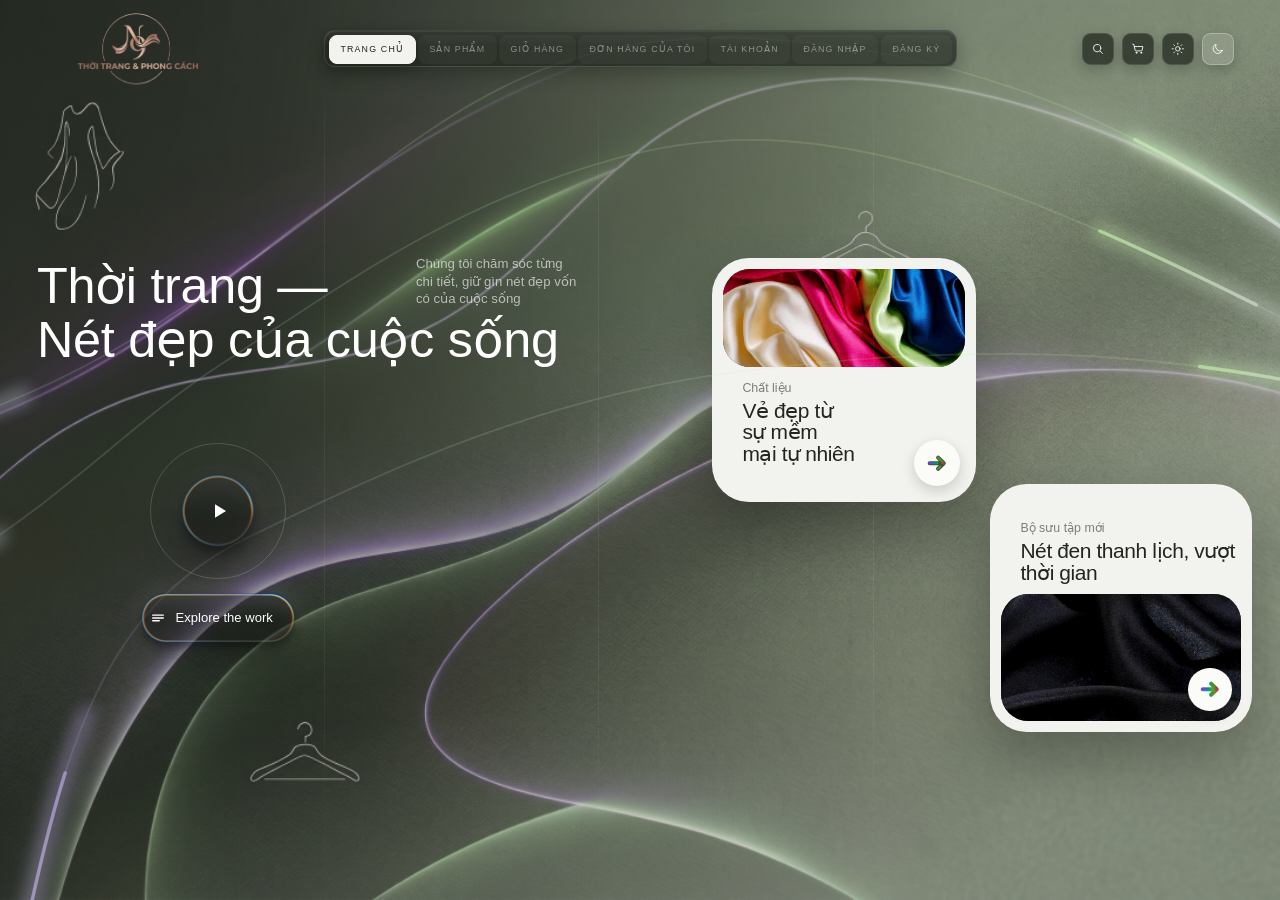
<file: GiaoDien/index.html>
<!DOCTYPE html>
<html lang="vi">
<head>
<meta charset="utf-8">
<meta name="viewport" content="width=device-width, initial-scale=1, viewport-fit=cover">
<title>Thời trang — Nét đẹp của cuộc sống</title>
<meta name="description" content="Chúng tôi chăm sóc từng chi tiết, giữ gìn nét đẹp vốn có của cuộc sống">
<link rel="icon" href="data:image/svg+xml,%3Csvg xmlns='http://www.w3.org/2000/svg' viewBox='0 0 22 24'%3E%3Crect width='22' height='24' fill='%234a4d44'/%3E%3Cpath fill='%23fff' d='M11 1.3c-2.1 0-3.95 1.2-4.75 2.95C3.95 4.55 2.3 6.25 2.3 8.35c0 2.3 1.9 4.2 4.3 4.2h8.8c2.4 0 4.3-1.9 4.3-4.2 0-2.1-1.65-3.8-4-4.1C14.95 2.5 13.1 1.3 11 1.3Z'/%3E%3Cpath fill='%23fff' d='M9.6 12.55h2.8v4.2c1.35.3 2.45 1.15 3.15 2.4-1.35.4-2.4.15-3.15-.4v4.15H9.6v-4.15c-.75.55-1.8.8-3.15.4.7-1.25 1.8-2.1 3.15-2.4v-4.2Z'/%3E%3C/svg%3E">
<link rel="stylesheet" href="style.css">
<script>document.documentElement.className += " js";</script>
<script src="DungChung/auth.js" defer></script>

</head>
<body>

<main class="hero" id="hero">
  <canvas id="scene"></canvas>
  <svg class="flow-ribbons" viewBox="0 0 1024 572" preserveAspectRatio="xMidYMid slice" aria-hidden="true" focusable="false">
    <defs>
      <linearGradient id="ribbon-spectrum" x1="0" y1="0" x2="1" y2=".2">
        <stop offset="0" stop-color="#c27bff"/>
        <stop offset=".34" stop-color="#c9e8d6"/>
        <stop offset=".68" stop-color="#baff88"/>
        <stop offset="1" stop-color="#e6d6ff"/>
      </linearGradient>
      <filter id="ribbon-blur"><feGaussianBlur stdDeviation="5"/></filter>
    </defs>
    <g>
      <path class="ribbon-base" d="M-24 292 C112 268 175 229 273 160 S431 22 570 24 C735 27 887 97 1048 251"/>
      <path class="ribbon-glow" d="M-24 292 C112 268 175 229 273 160 S431 22 570 24 C735 27 887 97 1048 251"/>
      <path class="ribbon-light" d="M-24 292 C112 268 175 229 273 160 S431 22 570 24 C735 27 887 97 1048 251"/>
    </g>
    <g>
      <path class="ribbon-base" d="M-30 404 C105 366 165 284 245 232 C322 182 391 130 496 101 C638 61 771 121 1050 270"/>
      <path class="ribbon-glow ribbon--two" d="M-30 404 C105 366 165 284 245 232 C322 182 391 130 496 101 C638 61 771 121 1050 270"/>
      <path class="ribbon-light ribbon--two" d="M-30 404 C105 366 165 284 245 232 C322 182 391 130 496 101 C638 61 771 121 1050 270"/>
    </g>
    <g>
      <path class="ribbon-base" d="M120 598 C146 476 170 387 262 342 C358 295 451 253 569 237 C742 214 886 222 1050 274"/>
      <path class="ribbon-glow ribbon--three" d="M120 598 C146 476 170 387 262 342 C358 295 451 253 569 237 C742 214 886 222 1050 274"/>
      <path class="ribbon-light ribbon--three" d="M120 598 C146 476 170 387 262 342 C358 295 451 253 569 237 C742 214 886 222 1050 274"/>
    </g>
  </svg>

  <div class="dock-wrap">
    <a class="brand-logo" href="index.html" aria-label="Trang chủ - Thời trang và phong cách">
      <img src="Images/logo-thoi-trang.png" alt="Thời trang &amp; Phong cách">
    </a>
    <nav class="dock par-dock" style="--pd:5" data-spec aria-label="Điều hướng chính">
      <a class="dock-item is-active" data-dock data-spec data-burst href="index.html" style="--d:120ms">Trang chủ</a>
      <a class="dock-item" data-dock data-spec data-burst href="NguoiDung/SanPham/index.html" style="--d:170ms">Sản phẩm</a>
      <a class="dock-item" data-dock data-spec data-burst href="NguoiDung/GioHang/index.html" style="--d:220ms">Giỏ hàng</a>
      <a class="dock-item" data-dock data-spec data-burst href="NguoiDung/DonHang/index.html" style="--d:270ms">Đơn hàng của tôi</a>
      <a class="dock-item" data-dock data-spec data-burst href="NguoiDung/TaiKhoan/index.html" style="--d:320ms">Tài khoản</a>
      <a class="dock-item" data-dock data-spec data-burst href="NguoiDung/DangNhap/index.html" style="--d:370ms">Đăng nhập</a>
      <a class="dock-item" data-dock data-spec data-burst href="NguoiDung/DangKy/index.html" style="--d:420ms">Đăng ký</a>
      <a class="dock-item dock-item--enter" data-dock data-spec data-burst data-logout href="#logout" style="--d:470ms" hidden>Đăng xuất</a>
    </nav>
    <div class="dock-actions" role="group" aria-label="Tìm kiếm, giỏ hàng và giao diện">
      <a class="dock-action" href="NguoiDung/SanPham/index.html" aria-label="Tìm kiếm sản phẩm" title="Tìm kiếm sản phẩm">
        <svg viewBox="0 0 24 24" aria-hidden="true"><circle cx="10.8" cy="10.8" r="6.5"/><path d="m16 16 4.2 4.2"/></svg>
      </a>
      <a class="dock-action" href="NguoiDung/GioHang/index.html" aria-label="Giỏ hàng" title="Giỏ hàng">
        <svg viewBox="0 0 24 24" aria-hidden="true"><path d="M3 4h2l2.1 10.1a2 2 0 0 0 2 1.6h8.8a2 2 0 0 0 1.9-1.4L21 8H6"/><circle cx="9.5" cy="19" r="1"/><circle cx="18" cy="19" r="1"/></svg>
      </a>
      <button class="dock-action" type="button" data-theme-select="light" aria-label="Chuyển sang giao diện sáng" title="Giao diện sáng" aria-pressed="false">
        <svg viewBox="0 0 24 24" aria-hidden="true"><circle cx="12" cy="12" r="4"/><path d="M12 2v2m0 16v2M4.93 4.93l1.42 1.42m11.3 11.3 1.42 1.42M2 12h2m16 0h2M4.93 19.07l1.42-1.42m11.3-11.3 1.42-1.42"/></svg>
      </button>
      <button class="dock-action" type="button" data-theme-select="dark" aria-label="Chuyển sang giao diện tối" title="Giao diện tối" aria-pressed="true">
        <svg viewBox="0 0 24 24" aria-hidden="true"><path d="M20.2 15.1A8.5 8.5 0 0 1 8.9 3.8 8.6 8.6 0 1 0 20.2 15.1Z"/></svg>
      </button>
    </div>
  </div>

  <div class="stage" id="stage">

    <div class="guides fade" style="--d:900ms" aria-hidden="true">
      <i style="left:calc(405 * var(--u))"></i>
      <i style="left:calc(748 * var(--u))"></i>
      <i style="left:calc(1091 * var(--u))"></i>
    </div>

    <!-- card 1 sits *behind* the canvas so the moss drapes over its shoulder -->
    <article class="card card--about mask" style="--d:760ms; --pd:10; --pr:2.2">
      <figure class="portal" data-delay="920">
        <span class="portal-media"><img src="Images/anh-vai-mau-sac.png" alt="Vải lụa nhiều màu sắc" loading="eager" decoding="async"></span>
        <canvas class="pixel-reveal" aria-hidden="true"></canvas>
      </figure>
      <p class="label">Chất liệu</p>
      <h2>Vẻ đẹp từ sự mềm mại tự nhiên</h2>
    </article>

    <!-- the About knob rides *outside* the card: the card has to stay a plain
         painted box under #scene, so anything that must sit in front of the
         moss lives here instead, sharing the card's parallax origin -->
    <span class="knob-float" style="--pd:10; --pr:2.2">
      <button class="knob knob--about mask-circle" style="--d:1100ms" aria-label="Xem chi tiết chất liệu">
        <svg viewBox="0 0 24 24" aria-hidden="true">
          <defs><linearGradient id="arrow-spectrum-about" x1="3" y1="12" x2="21" y2="12" gradientUnits="userSpaceOnUse"><stop stop-color="#7c3aed"/><stop offset=".34" stop-color="#008f8f"/><stop offset=".68" stop-color="#4d9b19"/><stop offset="1" stop-color="#c2185b"/></linearGradient></defs>
          <path class="arrow-glow" d="M4 12h15m-6-6 6 6-6 6"/>
          <path class="arrow-line" d="M4 12h15m-6-6 6 6-6 6"/>
        </svg>
      </button>
    </span>

    <h1 class="headline" style="--pd:18; --pr:1.2">
      <span><i style="--d:260ms">Thời trang —</i></span>
      <span><i style="--d:360ms">Nét đẹp của cuộc sống</i></span>
    </h1>

    <p class="lede mask" style="--d:480ms; --pd:14; --pr:1">Chúng tôi chăm sóc từng chi tiết, giữ gìn nét đẹp vốn có của cuộc sống</p>

    <div class="pill-clip">
      <div class="pill mask" style="--d:600ms; --pd:15; --pr:1.4">
        <div class="liquid-stage liquid-stage--explore" data-liquid-metal="explore">
          <div class="liquid-plate plate" aria-hidden="true"></div>
          <canvas class="liquid-fx" aria-hidden="true"></canvas>
          <button class="liquid-button liquid-button--explore btn" type="button">
            <svg class="ico" viewBox="0 0 115 115" aria-hidden="true">
              <g stroke="currentColor" stroke-width="11" stroke-linecap="round">
                <path d="M14 34.5 H101"/>
                <path d="M14 57.5 H101"/>
                <path d="M14 80.5 H68"/>
              </g>
            </svg>
            <span class="lbl">Explore the work</span>
          </button>
        </div>
      </div>
    </div>

    <span class="play-wrap" style="--pd:20">
      <span class="play-clip">
        <span class="play-glass mask-circle" style="--d:900ms">
          <span class="liquid-stage liquid-stage--play" data-liquid-metal="play">
            <span class="liquid-plate plate" aria-hidden="true"></span>
            <canvas class="liquid-fx" aria-hidden="true"></canvas>
            <button class="liquid-button liquid-button--play btn" type="button" aria-label="Play the film">
              <svg class="ico" viewBox="0 0 24 24" aria-hidden="true">
                <path d="M8 5.2v13.6L19 12z" fill="currentColor"/>
              </svg>
            </button>
          </span>
        </span>
      </span>
      <span class="play-ring mask-circle" style="--d:840ms" aria-hidden="true"></span>
    </span>

    <article class="card card--stove mask" style="--d:880ms; --pd:22; --pr:2.4">
      <p class="label">Bộ sưu tập mới</p>
      <h2>Nét đen thanh lịch, vượt thời gian</h2>
      <figure class="portal" data-delay="1080">
        <span class="portal-media"><img src="Images/anh-vai-den.png" alt="Chất vải đen mềm mại" loading="eager" decoding="async"></span>
        <canvas class="pixel-reveal" aria-hidden="true"></canvas>
      </figure>
      <button class="knob" aria-label="Xem bộ sưu tập">
        <svg viewBox="0 0 24 24" aria-hidden="true">
          <defs><linearGradient id="arrow-spectrum-stove" x1="3" y1="12" x2="21" y2="12" gradientUnits="userSpaceOnUse"><stop stop-color="#7c3aed"/><stop offset=".34" stop-color="#008f8f"/><stop offset=".68" stop-color="#4d9b19"/><stop offset="1" stop-color="#c2185b"/></linearGradient></defs>
          <path class="arrow-glow" d="M4 12h15m-6-6 6 6-6 6"/>
          <path class="arrow-line" d="M4 12h15m-6-6 6 6-6 6"/>
        </svg>
      </button>
    </article>

  </div>
</main>

<script>
(function () {
  'use strict';

  function mountLiquidMetal(host) {
    const hostWindow = globalThis;
    const document = {
      body: host,
      getElementById(id) {
        if (id === 'stage') return host;
        if (id === 'fx') return host.querySelector('.liquid-fx');
        if (id === 'btn') return host.querySelector('.liquid-button');
        return null;
      },
      querySelector(selector) { return host.querySelector(selector); }
    };
    const window = {
      devicePixelRatio: hostWindow.devicePixelRatio,
      addEventListener: hostWindow.addEventListener.bind(hostWindow)
    };

/* =====================================================================
   Liquid metal — a dispersion shader.

   A scalar field V is painted through a soft plateau: dark below it, blown
   white inside, dark above.  The plateau is evaluated once per spectral
   wavelength at a slightly different height in V, so the plateau's lower
   edge fringes warm (red turns on first) and its upper edge fringes cool
   (red turns off first).  Fringe width falls out as dispersion / |grad V|,
   which is why the same shader gives razor-thin rainbow lines where the
   field is pinched and huge navy-to-cyan washes where it is not.

   V itself is built as a family of parallel curves — one swooping valley
   repeated up the button, at a density that varies along its length — so
   the ribbons stay laminar rather than turbulent.  See the shader body.
   ===================================================================== */

const VERT = `#version 300 es
in vec2 position; void main(){ gl_Position = vec4(position,0.,1.); }`;

const HEAD = `#version 300 es
precision highp float;
out vec4 o;

uniform vec2  uC;        // pill centre, device px
uniform vec2  uHalf;     // pill half-extent, device px
uniform float uT;        // seconds
uniform float uHover;    // 0..1
uniform float uPress;    // 0..1, eased
uniform vec4  uRip[3];   // xy centre (button heights, +y down), z start, w live
uniform vec4  uRipK;     // speed, ring width, decay, amplitude
uniform vec4  uRipK2;    // facet depth, facet count, crest sharpness, emission
uniform vec4  uPtr;      // xy trailing cursor, z strength, w normalised speed
uniform vec4  uPtrK;     // radius, base amplitude, speed amplitude, rim lift

#define PI 3.14159265

float sdPill(vec2 p, vec2 b, float r){
  vec2 q = abs(p) - b + r;
  return min(max(q.x,q.y),0.) + length(max(q,0.)) - r;
}

/* Expanding ring from each press, in button-height units.  Three slots so a
   quick double-tap overlaps instead of cutting the first one off.

   Two things keep it from reading as a water ripple: the wavefront is
   faceted rather than circular — its radius is modulated by angle, and the
   facets rotate as it travels — and the crest profile is a cusp rather than
   a gaussian, so it lands as a crease in sheet metal instead of a soft swell. */
float ripple(vec2 p, float t){
  float sum = 0.;
  for(int i = 0; i < 3; i++){
    if(uRip[i].w < 0.5) continue;
    float age = t - uRip[i].z;
    if(age < 0. || age > 4.) continue;
    vec2  rp = p - uRip[i].xy;
    float facet = 1. + uRipK2.x * cos(uRipK2.y * atan(rp.y, rp.x) + age * 2.1 + float(i) * 2.4);
    float x = (length(rp) - age * uRipK.x * facet) / uRipK.y;
    sum += exp(-pow(abs(x) + 1e-4, uRipK2.z)) * exp(-age * uRipK.z);
  }
  return sum;
}

/* A soft well under the cursor.  It lags behind the real pointer and swells
   with speed, so moving across the button drags the metal rather than sliding
   a static blob over it. */
float pointerW(vec2 p){
  if(uPtr.z < 0.001) return 0.;
  float d = length(p - uPtr.xy) / uPtrK.x;
  return exp(-d*d) * uPtr.z;
}
/* Displacing the sample point, not the field value, is what makes this read as
   liquid: the bands bulge and stretch around the cursor like a lens instead of
   just getting brighter under it. */
vec2 pointerWarp(vec2 p){
  float w = pointerW(p);
  if(w <= 0.) return vec2(0.);
  return normalize(p - uPtr.xy + vec2(1e-5)) * w * (uPtrK.y + uPtrK.z * uPtr.w);
}
`;

/* ---- the travelling rim, in its own pass so the blur below never touches it */
const FRAG_RIM = HEAD + `
uniform float uBw;       // stroke half-width, device px
uniform float uE[8];     // base, hot, chroma-across, chroma-along, speed,
                         // topBias, press lift, ripple lift

/* Arc-length position around the pill, 0..1, starting at the right-hand
   extreme and running counter-clockwise.  Straight runs and caps are measured
   in real length so a highlight travels at a constant speed all the way
   round instead of stalling on the caps. */
float perim(vec2 d, float a, float r){
  float P = 4.*a + 2.*PI*r;
  float s;
  if(d.x >= a){                                   // right cap
    float th = atan(d.y, d.x - a); if(th < 0.) th += 2.*PI;
    s = (th <= PI*0.5) ? r*th : P - r*(2.*PI - th);
  } else if(d.x <= -a){                           // left cap
    float th = atan(d.y, d.x + a); if(th < 0.) th += 2.*PI;
    s = r*PI*0.5 + 2.*a + r*(th - PI*0.5);
  } else if(d.y >= 0.){                           // top run
    s = r*PI*0.5 + (a - d.x);
  } else {                                        // bottom run
    s = r*PI*1.5 + 2.*a + (d.x + a);
  }
  return s / P;
}
// periodic bump, so a highlight wraps cleanly at s = 0
float pb(float u, float w){ u = fract(u); float x = min(u, 1.-u); return exp(-(x*x)/(w*w)); }

// travelling brightness around the rim — three lobes at different speeds and
// widths, which never quite re-align, so the light keeps re-pooling
float rimHot(float s, float t){
  float v = uE[0];
  v += 0.62 * pb(s - t*uE[4],             0.075);
  v += 0.44 * pb(s + t*uE[4]*0.63 + 0.41, 0.135);
  v += 0.30 * pb(s - t*uE[4]*0.34 + 0.73, 0.200);
  return v;
}
// soft band riding the pill edge, offset per channel to fringe across the stroke
float rimBand(float sd, float off){ return 1. - smoothstep(0., uBw*1.05, abs(sd + uBw*0.55 + off)); }

void main(){
  vec2  d  = gl_FragCoord.xy - uC;
  float sd = sdPill(d, uHalf, uHalf.y);
  if(sd > uBw*2.5 || sd < -uBw*3.5){ o = vec4(0.); return; }

  /* Each channel is offset both *across* the stroke and *along* it, so the rim
     fringes red-outside / cyan-inside and its hue also drifts as a highlight
     slides past — the two together are what read as metal rather than as a
     moving white dot. */
  float a = max(uHalf.x - uHalf.y, 0.);
  float s = perim(d, a, uHalf.y);
  float top = mix(1., 0.5 + 0.5 * (d.y / uHalf.y), uE[5]);

  // pressing lifts the whole outline, and each ripple flares it again as the
  // ring sweeps past — so the rim reports the press twice, once as a step and
  // once as a wave running round the edge
  // …and the stretch of outline nearest the cursor picks up a little too
  vec2  p   = vec2(d.x, -d.y) / (uHalf.y * 2.);
  float lift = 1. + uPress * uE[6] + ripple(p, uT) * uE[7]
             + pointerW(p) * uPtrK.w;

  o = vec4(vec3(
    rimBand(sd,  uE[2]) * rimHot(s + uE[3], uT),
    rimBand(sd,  0.   ) * rimHot(s,         uT),
    rimBand(sd, -uE[2]) * rimHot(s - uE[3], uT)
  ) * uE[1] * top * lift, 1.);
}`;

const FRAG_SCENE = HEAD + `
uniform float uP[21];    // tunables

float h21(vec2 p){
  vec3 p3 = fract(vec3(p.xyx) * 0.1031);
  p3 += dot(p3, p3.yzx + 33.33);
  return fract((p3.x + p3.y) * p3.z);
}
float vn(vec2 p){
  vec2 i = floor(p), f = fract(p);
  f = f*f*(3.-2.*f);
  float a = h21(i), b = h21(i+vec2(1,0)), c = h21(i+vec2(0,1)), d = h21(i+vec2(1,1));
  return mix(mix(a,b,f.x), mix(c,d,f.x), f.y) * 2. - 1.;
}
// normalised to roughly -1..1; low gain keeps the first octave dominant, which
// is what keeps the ribbons big and smooth instead of turbulent
float fbm(vec2 p, float g){
  float s = 0., a = 1., n = 0.;
  for(int i=0;i<4;i++){ s += a*vn(p); n += a; p = p*2.03 + 11.7; a *= g; }
  return s / n;
}
float fbm(vec2 p){ return fbm(p, 0.5); }

/* p is in button-height units, +y down, origin at the pill centre.

   The bands in the reference are a *family of parallel curves*: one swooping
   valley repeated up the button, dense where the light is pinched and pulled
   wide open where it is not.  So the field is built that way explicitly —

       V = (y - valley(x)) * density(x)

   — rather than hoping 2-D noise happens to produce it.  Level sets of V are
   all vertical translates of the same valley curve, which is what makes the
   ribbons laminar and near-parallel; a density that varies along x is what makes
   them crowd into razor fringes at one end and open into a broad wash at the
   other.  A soft plateau over V then paints them, sampled once per
   wavelength at slightly offset heights, so every edge opens into a prism of
   width dispersion / |grad V|.                                             */

// smooth 1-D wiggle that drifts slowly with time
float wig(float x, float t, float seed){
  return vn(vec2(x,          t*0.150 + seed)) * 0.60
       + vn(vec2(x*2.07 + 4., t*0.105 + seed)) * 0.27
       + vn(vec2(x*4.30 - 7., t*0.080 + seed)) * 0.13;
}

float valleyAt(vec2 p, float t){ return wig(p.x*uP[0], t, 0.0) * uP[1]; }
float densAt  (vec2 p, float t){ return uP[2] * exp(uP[3] * wig(p.x*uP[4] + 9.0, t, 2.7)); }

float surface(vec2 p, float t){
  float V = (p.y - valleyAt(p,t)) * densAt(p,t);
  V += uP[5] * fbm(p*vec2(0.8, 1.7)*uP[6] + vec2(t*0.05, -t*0.03), uP[17]);
  return V - uP[7];
}
// One plateau per unit of V — so the density is literally bands per button height.
// A plateau rather than a step is what puts warm on the low edge and cool on
// the high edge of every ribbon.
float tone(float v){
  float u = fract(v);
  float e = uP[9], W = uP[10] * 0.5;
  return smoothstep(0.5-W-e, 0.5-W, u) * (1. - smoothstep(0.5+W, 0.5+W+e, u));
}
vec3 spec(float t){ return clamp(vec3(1.5) - abs(4.*t - vec3(3.,2.,1.)), 0., 1.); }

void main(){
  vec2  d  = gl_FragCoord.xy - uC;
  float sd = sdPill(d, uHalf, uHalf.y);
  float pill = 1. - smoothstep(-1., 1., sd);
  float S = uHalf.y * 2.;                 // button height, device px
  float t = uT;

  // rgb is premultiplied by the mask and alpha carries it, so the blur that
  // follows can normalise and keep a clean edge instead of a dark vignette
  if(uHover <= 0.0015 || pill <= 0.0015){ o = vec4(0., 0., 0., pill); return; }

  vec2  p = vec2(d.x, -d.y) / S;          // gl_FragCoord is y-up
  vec2  q = p + pointerWarp(p);           // the cursor drags the sheet

  // self-refraction: bend the lookup along the field's own slope, which piles
  // iso-lines up into folds instead of leaving them evenly spaced
  float h0 = surface(q, t);
  vec2  gp = vec2(dFdx(h0), -dFdy(h0)) * S;          // grad in p-units
  float V  = surface(q - gp * uP[8] / max(uP[2], .001), t);

  // gradient-aligned filaments: fast variation across the iso-lines, slow
  // along them, so the fine detail reads as drawn-out fibres of light
  vec2  gd = normalize(gp + vec2(1e-5));
  V += uP[13] * fbm(vec2(dot(q,gd)*uP[14], dot(q, vec2(-gd.y,gd.x))*uP[14]*0.04) + vec2(0., t*0.06));

  // press ripple: displacing the field rather than adding light means the
  // bands themselves bow outwards as the ring passes, which is what sells it
  // as a disturbance *in* the metal instead of a decal over it
  float rip  = ripple(p, t);
  float well = pointerW(p);
  V += rip * uRipK.w;

  // Real dispersion is not linear in wavelength — the blue end bends far more
  // than the red (Cauchy).  Skewing the sample offsets the same way is what
  // gives the reference its broad cool wash against a tight warm edge.
  const int N = 21;
  float mid = 1. - pow(0.5, uP[12]);
  vec3 col = vec3(0.), wsum = vec3(0.);
  for(int i=0;i<N;i++){
    float k = float(i)/float(N-1);
    vec3  w = spec(k);
    col  += w * tone(V + ((1. - pow(1. - k, uP[12])) - mid) * uP[11]);
    wsum += w;
  }
  col /= wsum;
  col = pow(col, vec3(uP[15]));

  // light envelope — the ribbons only exist where the sheet is lit, and the
  // dark upper region is bounded by the same valley curve the bands follow
  float lit = smoothstep(uP[18], uP[19], q.y - valleyAt(q, t));
  lit *= mix(1., lit, 0.55);                     // deepen the unlit crescent
  col *= uP[16] * lit;

  // the crest runs hotter, and carries a little light of its own so it stays
  // legible through the softening blur and across the unlit part of the pill
  col = col * (1. + rip * 1.15 + well * 0.60);

  o = vec4(col * pill * uHover, pill);
}`;

/* Downsample; optionally adding a second source (used to fold the rim into
   the bloom input).  Alpha rides along so the metal's coverage mask survives
   the blur chain. */
const FRAG_DOWN = `#version 300 es
precision highp float;
out vec4 o;
uniform sampler2D uTex, uTex2;
uniform vec2 uDstTexel;   // 1 / destination size  (maps dest fragCoord -> uv)
uniform vec2 uSrcTexel;   // 1 / source size       (tap spacing)
uniform float uAdd;       // 1 to include uTex2
void main(){
  vec2 uv = gl_FragCoord.xy * uDstTexel;
  // Taps sit a quarter of a *destination* texel out, so for a 2x reduction
  // they land exactly on the four source texel centres.  Spacing them by a
  // whole source texel instead — as this did originally — skips every other
  // pixel, and any fine detail in the field folds down into low-frequency
  // moiré that no amount of subsequent blurring can remove.
  vec2 e = uDstTexel * 0.25;
  vec4 s = texture(uTex, uv + vec2(-e.x,-e.y)) + texture(uTex, uv + vec2( e.x,-e.y))
         + texture(uTex, uv + vec2(-e.x, e.y)) + texture(uTex, uv + vec2( e.x, e.y));
  s *= 0.25;
  if(uAdd > 0.5){
    vec4 r = texture(uTex2, uv + vec2(-e.x,-e.y)) + texture(uTex2, uv + vec2( e.x,-e.y))
           + texture(uTex2, uv + vec2(-e.x, e.y)) + texture(uTex2, uv + vec2( e.x, e.y));
    s.rgb += r.rgb * 0.25;
  }
  o = s;
}`;

const FRAG_BLUR = `#version 300 es
precision highp float;
out vec4 o;
uniform sampler2D uTex; uniform vec2 uTexel; uniform vec2 uDir; uniform float uR;
void main(){
  vec2 uv = gl_FragCoord.xy * uTexel;
  vec2 st = uTexel * uDir * uR;
  vec4 s = texture(uTex, uv) * 0.1964;
  s += (texture(uTex, uv + st*1.4118) + texture(uTex, uv - st*1.4118)) * 0.2969;
  s += (texture(uTex, uv + st*3.2941) + texture(uTex, uv - st*3.2941)) * 0.0944;
  s += (texture(uTex, uv + st*5.1765) + texture(uTex, uv - st*5.1765)) * 0.0104;
  o = s;
}`;

const FRAG_COMP = HEAD + `
uniform sampler2D uSoft, uRim, uGlow;
uniform vec2  uRes;
uniform float uGlowGain, uGlowIn, uOccl, uDim, uPunch;

void main(){
  vec2 uv = gl_FragCoord.xy / uRes;
  vec3 glow = texture(uGlow, uv).rgb;

  vec2  d    = gl_FragCoord.xy - uC;
  float sd   = sdPill(d, uHalf, uHalf.y);
  float pill = 1. - smoothstep(-1., 1., sd);

  // normalised blur: dividing by the blurred coverage keeps the softened metal
  // full strength right up to the edge instead of fading into the mask
  vec4 m = texture(uSoft, uv);

  // Scrim, applied *after* the blur: knock the metal back through the middle
  // where the label sits, leaving the top and bottom at full brightness.  Doing
  // this before the blur would smear the protection away at high blur values.
  float veil = 1. - smoothstep(0.46, 0.88, abs(d.y) / uHalf.y);

  // Blurring flattens the tonal range into a wash; putting the contrast back
  // with a power curve — after the blur, so it costs no smoothness — is what
  // makes it read as poured metal rather than a soft glow.  Highlights keep
  // their level while the mid-tones drop away.
  vec3 metal = pow(max(m.rgb / max(m.a, 1e-3), 0.), vec3(uPunch));

  vec3 core = metal * pill * mix(1., uDim, veil) + texture(uRim, uv).rgb;

  // The ripple's own light is added here, after the blur, so the crease stays
  // a hard line.  Its displacement of the field still rides inside the
  // softened metal — the sheet bows, and the crest glints along the fold.
  float rip = ripple(vec2(d.x, -d.y) / (uHalf.y * 2.), uT);
  core += vec3(rip * rip) * uRipK2.w * pill * mix(1., 0.42, veil);

  // The button occludes its own bloom over the patch where its shadow falls,
  // so the drop shadow keeps its contrast even when the face is blown out.
  float sdSh = sdPill(d + vec2(0., uHalf.y * 0.62), uHalf * 0.94, uHalf.y * 0.94);
  float occl = uOccl * exp(-max(sdSh, 0.) / (uHalf.y * 0.75));

  // Bloom spills mostly outward; a little of it is allowed back inside so the
  // hot rim bleeds onto the face, as it does on the reference component.
  vec3 rgb = core + glow * uGlowGain * mix(1., uGlowIn, pill) * (1. - occl * (1. - pill));

  // premultiplied — the page's ambient pool and the button's drop shadow are
  // CSS underneath, and this layer adds light on top of them
  float a = clamp(max(rgb.r, max(rgb.g, rgb.b)), 0., 1.);
  o = vec4(min(rgb, vec3(1.)), a);
}`;

/* --------------------------------------------------------------- */
const cv = document.getElementById('fx');
const gl = cv.getContext('webgl2', {alpha:true, antialias:false, premultipliedAlpha:true, powerPreference:'high-performance'});
const stage = document.getElementById('stage');
const btn   = document.getElementById('btn');
const plate = document.querySelector('.plate');

// the metal field — uP[0..20]
const P = window.__P = {
  valFreq:   0.50,   // 0  x-frequency of the valley curve
  valAmp:    0.55,   // 1  valley depth, in button heights (bounded so the
                     //    ribbon can never drift entirely off the pill)
  dens:      2.40,   // 2  band density — bands per button height
  densVar:   2.20,   // 3  how much the density swings along x (exponential)
  densFreq:  0.32,   // 4  x-frequency of the density variation
  wobAmp:    0.12,   // 5  organic 2-D wobble, in field units
  wobFreq:   1.60,   // 6  its frequency
  lift:      0.05,   // 7  phase offset of the band family
  refract:   0.18,   // 8  self-refraction — folds the iso-lines
  edge:      0.04,   // 9  softness of the plateau edges
  width:     0.46,   // 10 plateau width, as a fraction of one band period
  disp:      0.30,   // 11 spectral dispersion, in band periods
  skew:      1.50,   // 12 dispersion skew — >1 spreads the blue end
  // The filaments were 20 cycles per button height — finer than the softening
  // buffer can carry, so they aliased into stripes instead of reading as
  // fibres.  At this blur they contribute nothing but that, so they are off.
  fineAmp:   0.0,    // 13 filament amplitude
  fineFreq:  9.0,    // 14 filament frequency across the iso-lines
  gamma:     1.00,   // 15 tone gamma
  gain:      1.90,   // 16 overall gain
  octGain:   0.32,   // 17 fbm octave gain — low keeps the wobble big
  litLo:    -0.26,   // 18 distance below the valley where light begins
  litHi:     0.10,   // 19 …and where it is full
  dim:       0.44    // 20 how far the metal is knocked back under the label
};
const PKEYS = Object.keys(P);

// the animated rim — uE[0..5]
const E = window.__E = {
  base:   0.20,      // 0 floor brightness, so the whole outline stays drawn
  hot:    0.82,      // 1 gain on the travelling highlights
  chromA: 0.42,      // 2 chromatic offset across the stroke, device px
  chromS: 0.030,     // 3 chromatic offset along the perimeter, in laps
  speed:  0.070,     // 4 laps per second of the leading highlight
  top:    0.35,      // 5 how much the rim stays biased to the top edge
  press:  0.85,      // 6 how far the outline brightens while held
  ripple: 1.60       // 7 extra flare as a ripple crest crosses the outline
};
const EKEYS = Object.keys(E);

// composite / JS-side only
const C = window.__C = {
  glow:   host.dataset.liquidMetal === 'play' ? 1.28 : 1.95,      // outer-glow gain
  glowR:  host.dataset.liquidMetal === 'play' ? 0.94 : 1.30,      // outer-glow radius
  glowIn: 0.30,      // how much bloom is allowed back inside the pill
  occl:   0.62,      // how much the drop shadow eats the bloom beneath it
  soften: 0.24,      // blur on the metal, in button heights — the "molten" knob
  punch:  1.50       // contrast curve on the softened metal; 1 = off
};

// disturbances — all distances in button heights, times in seconds
const R = window.__R = {
  // press ripple
  speed:  1.85,      // how fast the ring expands
  width:  0.20,      // ring thickness
  decay:  1.35,      // e-fold fade
  amp:    1.35,      // how far it displaces the metal field
  facet:  0.18,      // depth of the faceting on the wavefront
  lobes:  6.0,       // how many facets
  sharp:  1.15,      // crest profile: 2 = gaussian swell, ~1 = hard crease
  emit:   0.45,      // light the crest carries of its own
  // cursor well
  ptrRad:  0.55,     // radius of the well
  ptrAmp:  0.32,     // how far the sheet is dragged when the cursor is still
  ptrFast: 0.40,     // extra drag at full speed
  ptrRim:  0.80,     // how much the nearest rim brightens
  ptrLag:  0.0016,   // trail: fraction of the gap left after 1s (lower = snappier)
  ptrVref: 4.5       // cursor speed, in button heights/sec, that counts as "fast"
};

if(!gl){
  document.body.innerHTML = '<p style="color:#888;font:14px system-ui">WebGL2 is required for this page.</p>';
} else {

function sh(type, src){
  const s = gl.createShader(type); gl.shaderSource(s, src); gl.compileShader(s);
  if(!gl.getShaderParameter(s, gl.COMPILE_STATUS)) throw new Error(gl.getShaderInfoLog(s) + '\n' + src);
  return s;
}
function prog(fs){
  const p = gl.createProgram();
  gl.attachShader(p, sh(gl.VERTEX_SHADER, VERT));
  gl.attachShader(p, sh(gl.FRAGMENT_SHADER, fs));
  gl.bindAttribLocation(p, 0, 'position');
  gl.linkProgram(p);
  if(!gl.getProgramParameter(p, gl.LINK_STATUS)) throw new Error(gl.getProgramInfoLog(p));
  const u = {};
  const n = gl.getProgramParameter(p, gl.ACTIVE_UNIFORMS);
  for(let i=0;i<n;i++){ const info = gl.getActiveUniform(p,i); u[info.name.replace('[0]','')] = gl.getUniformLocation(p, info.name); }
  return {p, u};
}
const pScene = prog(FRAG_SCENE), pRim = prog(FRAG_RIM),
      pDown  = prog(FRAG_DOWN),  pBlur = prog(FRAG_BLUR), pComp = prog(FRAG_COMP);

const vao = gl.createVertexArray(); gl.bindVertexArray(vao);
const vbo = gl.createBuffer(); gl.bindBuffer(gl.ARRAY_BUFFER, vbo);
gl.bufferData(gl.ARRAY_BUFFER, new Float32Array([-1,-1, 3,-1, -1,3]), gl.STATIC_DRAW);
gl.enableVertexAttribArray(0); gl.vertexAttribPointer(0, 2, gl.FLOAT, false, 0, 0);

const hasFloat = !!gl.getExtension('EXT_color_buffer_half_float');
function makeTarget(){
  const tex = gl.createTexture();
  gl.bindTexture(gl.TEXTURE_2D, tex);
  gl.texParameteri(gl.TEXTURE_2D, gl.TEXTURE_MIN_FILTER, gl.LINEAR);
  gl.texParameteri(gl.TEXTURE_2D, gl.TEXTURE_MAG_FILTER, gl.LINEAR);
  gl.texParameteri(gl.TEXTURE_2D, gl.TEXTURE_WRAP_S, gl.CLAMP_TO_EDGE);
  gl.texParameteri(gl.TEXTURE_2D, gl.TEXTURE_WRAP_T, gl.CLAMP_TO_EDGE);
  const fbo = gl.createFramebuffer();
  gl.bindFramebuffer(gl.FRAMEBUFFER, fbo);
  gl.framebufferTexture2D(gl.FRAMEBUFFER, gl.COLOR_ATTACHMENT0, gl.TEXTURE_2D, tex, 0);
  return {tex, fbo, w:0, h:0};
}
function sizeTarget(t, w, h){
  if(t.w === w && t.h === h) return;
  t.w = w; t.h = h;
  gl.bindTexture(gl.TEXTURE_2D, t.tex);
  if(hasFloat) gl.texImage2D(gl.TEXTURE_2D, 0, gl.RGBA16F, w, h, 0, gl.RGBA, gl.HALF_FLOAT, null);
  else         gl.texImage2D(gl.TEXTURE_2D, 0, gl.RGBA8,   w, h, 0, gl.RGBA, gl.UNSIGNED_BYTE, null);
}
const T_core = makeTarget(), T_rim = makeTarget(),   // full res
      T_s1   = makeTarget(), T_s2  = makeTarget(),   // half res: metal softening
      T_a    = makeTarget(), T_b   = makeTarget();   // 1/DOWN: bloom

let W = 0, H = 0, DPR = 1, BW = 0, BH = 0, CX = 0, CY = 0;
// The bloom buffer is downsampled to keep the button ~129 texels tall at any
// size, so one set of blur radii gives a glow of the same *relative* extent
// whether this renders at 52px or as a hero.
let DOWN = 4;
const GLOW_TEX = 129;
let needResize = true;

function resize(){
  const r  = stage.getBoundingClientRect();
  const br = btn.getBoundingClientRect();
  DPR = Math.min(window.devicePixelRatio || 1, 2);
  const w = Math.max(2, Math.round(r.width  * DPR));
  const h = Math.max(2, Math.round(r.height * DPR));
  if(w !== W || h !== H){ W = w; H = h; cv.width = W; cv.height = H; }
  BW = br.width  * DPR; BH = br.height * DPR;
  CX = (br.left - r.left) * DPR + BW/2;
  CY = H - ((br.top - r.top) * DPR + BH/2);     // gl_FragCoord is y-up
  sizeTarget(T_core, W, H); sizeTarget(T_rim, W, H);
  const hw = Math.max(2, Math.ceil(W/2)), hh = Math.max(2, Math.ceil(H/2));
  sizeTarget(T_s1, hw, hh); sizeTarget(T_s2, hw, hh);
  DOWN = Math.max(1, Math.min(4, Math.round(BH / GLOW_TEX)));
  const dw = Math.max(2, Math.ceil(W/DOWN)), dh = Math.max(2, Math.ceil(H/DOWN));
  sizeTarget(T_a, dw, dh); sizeTarget(T_b, dw, dh);
  needResize = false;
}
new ResizeObserver(() => { needResize = true; }).observe(stage);

function drawTo(t){
  gl.bindFramebuffer(gl.FRAMEBUFFER, t ? t.fbo : null);
  gl.viewport(0, 0, t ? t.w : W, t ? t.h : H);
  gl.drawArrays(gl.TRIANGLES, 0, 3);
}

const uArr = new Float32Array(PKEYS.length);
const eArr = new Float32Array(EKEYS.length);
let hover = 0, hoverTarget = 0, clock = 0, last = performance.now();

// three ripple slots, reused round-robin so rapid taps overlap
const RIP = [0,1,2].map(() => ({x:0, y:0, t:-99, on:0}));
const ripArr = new Float32Array(12);
let ripNext = 0, press = 0, pressTarget = 0;

// the cursor well: a target the metal chases, plus how fast it is being moved
const ptr = {x:0, y:0}, ptrS = {x:0, y:0};
let ptrAmt = 0, ptrSpeed = 0;

function addRipple(x, y){
  const r = RIP[ripNext];
  ripNext = (ripNext + 1) % RIP.length;
  r.x = x; r.y = y; r.t = clock; r.on = 1;
}
// pointer position -> button-height units from the pill centre, +y down
function localPt(e){
  const b = btn.getBoundingClientRect(), s = b.height;
  return [(e.clientX - (b.left + b.width/2)) / s,
          (e.clientY - (b.top  + b.height/2)) / s];
}

const calm = matchMedia('(prefers-reduced-motion: reduce)');
let drawn = null;                  // signature of the last frame actually drawn

/* HOST ADAPTATION — idle frame cap.
   The authored scene owns its page and can afford to run all twenty passes
   every frame forever, because the rim keeps travelling even at rest. Here
   two of these sit on top of a hero that is already rendering 190k blades of
   moss, and measured together they were halving the whole page: 50 fps with
   them, 92 without.
   Nothing is removed — the cap only applies while the button is genuinely
   idle, and the rim's travel is 0.07 laps a second, so 30 Hz is far more than
   it needs. The moment a pointer, a press, a focus or a ripple is in play it
   goes back to running every frame, because that is when the metal has to
   track the cursor. */
const IDLE_HZ = 30;
let lastDraw = 0;

function frame(now){
  const dtRaw = (now - last) / 1000; last = now;
  const dt = Math.min(dtRaw, 1/20);
  if(!calm.matches) clock += dt;

  // asymmetric ease: quick to bloom, a touch quicker to die
  const k = hoverTarget > hover ? 1 - Math.pow(0.0012, dt) : 1 - Math.pow(0.00012, dt);
  hover += (hoverTarget - hover) * k;
  if(Math.abs(hoverTarget - hover) < 0.0008) hover = hoverTarget;

  // press snaps on and lets go slowly
  const pk = pressTarget > press ? 1 - Math.pow(1e-9, dt) : 1 - Math.pow(0.004, dt);
  press += (pressTarget - press) * pk;
  if(Math.abs(pressTarget - press) < 0.002) press = pressTarget;

  for(let i = 0; i < RIP.length; i++){
    const r = RIP[i];
    if(r.on && clock - r.t > 4) r.on = 0;
    ripArr[i*4] = r.x; ripArr[i*4+1] = r.y; ripArr[i*4+2] = r.t; ripArr[i*4+3] = r.on;
  }
  const ripLive = RIP.some(r => r.on);

  // the well trails the cursor and swells with how fast it is being dragged
  const lag = 1 - Math.pow(R.ptrLag, dt);
  const dx = (ptr.x - ptrS.x) * lag, dy = (ptr.y - ptrS.y) * lag;
  ptrS.x += dx; ptrS.y += dy;
  const inst = Math.min(Math.hypot(dx, dy) / Math.max(dt, 1e-3) / R.ptrVref, 1);
  ptrSpeed += (inst - ptrSpeed) * (1 - Math.pow(inst > ptrSpeed ? 0.001 : 0.02, dt));
  const wantWell = (on.over || on.press) ? 1 : 0;
  ptrAmt += (wantWell - ptrAmt) * (1 - Math.pow(0.004, dt));
  if(Math.abs(wantWell - ptrAmt) < 0.002) ptrAmt = wantWell;

  if(needResize) resize();

  // The rim keeps travelling even at rest, so the only truly static case is
  // reduced motion with nothing in flight.
  const sig = (calm.matches && !ripLive && ptrAmt < 0.002)
    ? `${hover}|${press}|${W}|${H}` : null;
  if(sig !== null && sig === drawn){ requestAnimationFrame(frame); return; }
  drawn = sig;

  const idle = !on.over && !on.press && !on.focus && !ripLive
            && hover < 0.002 && press < 0.002 && ptrAmt < 0.002;
  if(idle && now - lastDraw < 1000 / IDLE_HZ){ requestAnimationFrame(frame); return; }
  lastDraw = now;

  for(let i = 0; i < uArr.length; i++) uArr[i] = P[PKEYS[i]];
  for(let i = 0; i < eArr.length; i++) eArr[i] = E[EKEYS[i]];
  const bw = Math.max(1.5, 3.2 * (BH/516));      // stroke half-width, device px

  // 1. metal + travelling rim, masked to the pill
  gl.useProgram(pScene.p);
  gl.uniform2f(pScene.u.uC, CX, CY);
  gl.uniform2f(pScene.u.uHalf, BW/2, BH/2);
  gl.uniform1f(pScene.u.uT, clock);
  gl.uniform1f(pScene.u.uHover, hover);
  gl.uniform1f(pScene.u.uPress, press);
  gl.uniform4fv(pScene.u.uRip, ripArr);
  gl.uniform4f(pScene.u.uRipK, R.speed, R.width, R.decay, R.amp);
  gl.uniform4f(pScene.u.uRipK2, R.facet, R.lobes, R.sharp, R.emit);
  gl.uniform4f(pScene.u.uPtr, ptrS.x, ptrS.y, ptrAmt, ptrSpeed);
  gl.uniform4f(pScene.u.uPtrK, R.ptrRad, R.ptrAmp, R.ptrFast, R.ptrRim);
  gl.uniform1fv(pScene.u.uP, uArr);
  drawTo(T_core);

  // 2. rim, kept out of the softening blur so the outline stays razor thin
  gl.useProgram(pRim.p);
  gl.uniform2f(pRim.u.uC, CX, CY);
  gl.uniform2f(pRim.u.uHalf, BW/2, BH/2);
  gl.uniform1f(pRim.u.uT, clock);
  gl.uniform1f(pRim.u.uBw, bw);
  gl.uniform1f(pRim.u.uPress, press);
  gl.uniform4fv(pRim.u.uRip, ripArr);
  gl.uniform4f(pRim.u.uRipK, R.speed, R.width, R.decay, R.amp);
  gl.uniform4f(pRim.u.uRipK2, R.facet, R.lobes, R.sharp, R.emit);
  gl.uniform4f(pRim.u.uPtr, ptrS.x, ptrS.y, ptrAmt, ptrSpeed);
  gl.uniform4f(pRim.u.uPtrK, R.ptrRad, R.ptrAmp, R.ptrFast, R.ptrRim);
  gl.uniform1fv(pRim.u.uE, eArr);
  drawTo(T_rim);

  // 3. soften the metal — half-res box down, then a separable gaussian.  This
  //    is what turns the prismatic ribbons molten rather than etched.
  gl.useProgram(pDown.p);
  gl.activeTexture(gl.TEXTURE0); gl.bindTexture(gl.TEXTURE_2D, T_core.tex);
  gl.uniform1i(pDown.u.uTex, 0);
  gl.uniform1f(pDown.u.uAdd, 0);
  gl.uniform2f(pDown.u.uDstTexel, 1/T_s1.w, 1/T_s1.h);
  gl.uniform2f(pDown.u.uSrcTexel, 1/W, 1/H);
  drawTo(T_s1);

  gl.useProgram(pBlur.p);
  gl.uniform1i(pBlur.u.uTex, 0);
  gl.uniform2f(pBlur.u.uTexel, 1/T_s1.w, 1/T_s1.h);
  // Target sigma in half-res texels, tied to the button so it scales with any
  // size.  One very wide 9-tap pass leaves visible comb ghosts — the taps end
  // up further apart than the sigma they are meant to describe — so the blur
  // is split into passes whose radii add in quadrature.
  const sigTex = C.soften * (BH * 0.5) * 0.95;
  if(sigTex > 0.1){
    const iters = Math.min(4, Math.max(1, Math.ceil(sigTex / 3.0)));
    gl.uniform1f(pBlur.u.uR, sigTex / Math.sqrt(iters) / 1.95);
    for(let i = 0; i < iters; i++){
      gl.bindTexture(gl.TEXTURE_2D, T_s1.tex); gl.uniform2f(pBlur.u.uDir, 1, 0); drawTo(T_s2);
      gl.bindTexture(gl.TEXTURE_2D, T_s2.tex); gl.uniform2f(pBlur.u.uDir, 0, 1); drawTo(T_s1);
    }
  }

  // 4. bloom, fed by the softened metal plus the crisp rim
  gl.useProgram(pDown.p);
  gl.activeTexture(gl.TEXTURE0); gl.bindTexture(gl.TEXTURE_2D, T_s1.tex);
  gl.activeTexture(gl.TEXTURE1); gl.bindTexture(gl.TEXTURE_2D, T_rim.tex);
  gl.uniform1i(pDown.u.uTex, 0);
  gl.uniform1i(pDown.u.uTex2, 1);
  gl.uniform1f(pDown.u.uAdd, 1);
  gl.uniform2f(pDown.u.uDstTexel, 1/T_a.w, 1/T_a.h);
  gl.uniform2f(pDown.u.uSrcTexel, 1/T_s1.w, 1/T_s1.h);
  drawTo(T_a);

  gl.useProgram(pBlur.p);
  gl.activeTexture(gl.TEXTURE0);
  gl.uniform1i(pBlur.u.uTex, 0);
  gl.uniform2f(pBlur.u.uTexel, 1/T_a.w, 1/T_a.h);
  const rs = C.glowR * (BH / DOWN) / GLOW_TEX;
  for(const r of [1.0, 2.3, 5.2, 9.0].map(v => v * rs)){
    gl.uniform1f(pBlur.u.uR, r);
    gl.bindTexture(gl.TEXTURE_2D, T_a.tex); gl.uniform2f(pBlur.u.uDir, 1, 0); drawTo(T_b);
    gl.bindTexture(gl.TEXTURE_2D, T_b.tex); gl.uniform2f(pBlur.u.uDir, 0, 1); drawTo(T_a);
  }

  // 5. composite
  gl.useProgram(pComp.p);
  gl.activeTexture(gl.TEXTURE0); gl.bindTexture(gl.TEXTURE_2D, T_s1.tex);  gl.uniform1i(pComp.u.uSoft, 0);
  gl.activeTexture(gl.TEXTURE1); gl.bindTexture(gl.TEXTURE_2D, T_rim.tex); gl.uniform1i(pComp.u.uRim, 1);
  gl.activeTexture(gl.TEXTURE2); gl.bindTexture(gl.TEXTURE_2D, T_a.tex);   gl.uniform1i(pComp.u.uGlow, 2);
  gl.uniform2f(pComp.u.uRes, W, H);
  gl.uniform2f(pComp.u.uC, CX, CY);
  gl.uniform2f(pComp.u.uHalf, BW/2, BH/2);
  gl.uniform1f(pComp.u.uT, clock);
  gl.uniform4fv(pComp.u.uRip, ripArr);
  gl.uniform4f(pComp.u.uRipK, R.speed, R.width, R.decay, R.amp);
  gl.uniform4f(pComp.u.uRipK2, R.facet, R.lobes, R.sharp, R.emit);
  gl.uniform1f(pComp.u.uGlowGain, C.glow);
  gl.uniform1f(pComp.u.uGlowIn, C.glowIn);
  gl.uniform1f(pComp.u.uOccl, C.occl);
  gl.uniform1f(pComp.u.uDim, P.dim);
  gl.uniform1f(pComp.u.uPunch, C.punch);
  drawTo(null);

  requestAnimationFrame(frame);
}

/* ---------------- interaction ----------------
   Hover, press and focus all light the metal; press additionally throws a
   ripple from wherever it landed.  Works for mouse, touch and keyboard. */
const on = {over:false, press:false, focus:false};
const sync = () => {
  hoverTarget = (on.over || on.press || on.focus) ? 1 : 0;
  pressTarget = on.press ? 1 : 0;
  document.body.classList.toggle('hot', hoverTarget > 0.5);
  document.body.classList.toggle('press', on.press);
};

btn.addEventListener('pointerenter', e => {
  if(e.pointerType !== 'mouse') return;
  // land the well where the cursor actually entered, not where it last was
  [ptr.x, ptr.y] = localPt(e);
  ptrS.x = ptr.x; ptrS.y = ptr.y; ptrSpeed = 0;
  on.over = true; sync();
});
btn.addEventListener('pointerleave', e => { if(e.pointerType === 'mouse'){ on.over = false; sync(); } });

// the cursor drags the metal; tracked on the window so a press can slide off
// the button, but only measured while the button is actually engaged
window.addEventListener('pointermove', e => {
  if(!on.over && !on.press) return;
  [ptr.x, ptr.y] = localPt(e);
}, {passive:true});

btn.addEventListener('pointerdown', e => {
  [ptr.x, ptr.y] = localPt(e);
  on.press = true; sync();
  addRipple(ptr.x, ptr.y);
});
window.addEventListener('pointerup',     () => { on.press = false; sync(); });
window.addEventListener('pointercancel', () => { on.press = false; sync(); });
// only keyboard focus keeps it lit — a mouse click shouldn't leave the button
// glowing after the pointer has moved away
btn.addEventListener('focus', () => {
  on.focus = btn.matches(':focus-visible'); sync();
});
btn.addEventListener('blur', () => { on.focus = false; sync(); });

// keyboard activation gets the same treatment, rippling from the centre
btn.addEventListener('keydown', e => {
  if(e.key !== 'Enter' && e.key !== ' ' || e.repeat) return;
  on.press = true; sync(); addRipple(0, 0);
});
btn.addEventListener('keyup', e => {
  if(e.key !== 'Enter' && e.key !== ' ') return;
  on.press = false; sync();
});

resize();
requestAnimationFrame(frame);

// tiny console hooks for tuning
window.__set = (o = {}, e = {}, c = {}, r = {}) => {
  Object.assign(P, o); Object.assign(E, e); Object.assign(C, c); Object.assign(R, r);
  drawn = null;
};
window.__hover  = v => { on.over = !!v; sync(); };
window.__press  = v => { on.press = !!v; sync(); if(v) addRipple(0, 0); };
window.__ripple = (x = 0, y = 0) => addRipple(x, y);
window.__seek   = v => { clock = v; drawn = null; };
}

  }

  const hosts = globalThis.document.querySelectorAll('[data-liquid-metal]');
  for (let i = 0; i < hosts.length; i++) mountLiquidMetal(hosts[i]);
})();
</script>
<script>
/* ====================================================================== *
 * The moss root is grown, not photographed.
 *
 * Everything the old build shipped as two transparent PNGs (4.6 MB) is now
 * geometry: a tapered tube swept along a measured centreline, a second tube
 * that loops over it to make the arch, a handful of recursive offshoots, and
 * ~130 000 instanced blades of moss planted on whatever part of that surface
 * faces the light. The silhouette landmarks — crest at 25% width, valley at
 * 50%, apex at 73%, the hollow under it — are lifted straight off the
 * original artwork's alpha channel, so the composition it was laid out
 * against is unchanged.
 *
 * Being procedural also means the scene no longer needs a texture upload, so
 * it now runs from file:// as well as it does from a server.
 * ====================================================================== */
(function () {
  'use strict';

  var REDUCED = window.matchMedia('(prefers-reduced-motion: reduce)').matches;

  /* ── pointer parallax ───────────────────────────────────────────────
     Every layer that carries a --pd gets .par; the loop writes the eased
     pointer position onto .hero once a frame and CSS does the rest, so this
     works whether or not the WebGL scene came up.

     The ghost wordmark and the column guides sit this one out on purpose:
     they are the furthest plane, their travel would be a few pixels, and
     promoting two near-full-stage boxes to composited layers cost more
     frames than the effect was worth. */
  var PARALLAX = '.dock,.headline,.lede,.pill,.play-wrap,' +
                 '.card--about,.knob-float,.card--stove,.scroll';

  var pointer = { x: 0, y: 0 }, smooth = { x: 0, y: 0 };
  var heroEl = document.getElementById('hero');
  var lastX = null, lastY = null;
  var ticking = false, parOn = false;

  /* one rAF for the whole page: it eases the pointer, publishes it, and
     renders the GL scene if there is one */
  function startTick() {
    if (ticking) return;
    ticking = true;
    (function loop() { requestAnimationFrame(loop); tick(); })();
  }

  var lastTick = 0;
  function tick() {
    var now = performance.now();
    var dtUI = lastTick ? Math.min((now - lastTick) / 1000, 0.05) : 0.016;
    lastTick = now;
    drawDock(dtUI);
    drawSpec(dtUI);
    aimMoved = false;
    if (parOn) {
      smooth.x += (pointer.x - smooth.x) * 0.055;
      smooth.y += (pointer.y - smooth.y) * 0.055;
      /* three decimals is finer than a pixel of travel, and rounding lets the
         writes stop entirely once the pointer settles — no style invalidation
         on an idle page */
      var nx = Math.round(smooth.x * 1000) / 1000, ny = Math.round(smooth.y * 1000) / 1000;
      if (nx !== lastX || ny !== lastY) {
        lastX = nx; lastY = ny;
        heroEl.style.setProperty('--px', nx);
        heroEl.style.setProperty('--py', ny);
      }
    }
    if (renderer && clock) renderFrame();
  }

  function startParallax() {
    startTick();
    if (REDUCED || parOn) return;
    parOn = true;
    var nodes = document.querySelectorAll(PARALLAX);
    for (var i = 0; i < nodes.length; i++) nodes[i].classList.add('par');

    window.addEventListener('pointermove', function (e) {
      if (e.pointerType === 'touch') return;
      pointer.x = (e.clientX / window.innerWidth) * 2 - 1;
      pointer.y = (e.clientY / window.innerHeight) * 2 - 1;
      /* the GL camera is framed on .hero, not on the window — on the narrow
         layout the hero is the taller of the two, so the pointer has to be
         put back into the canvas's own box or the moss parts in the wrong place */
      var r = hero.getBoundingClientRect();
      ndc.x =  ((e.clientX - r.left) / r.width) * 2 - 1;
      ndc.y = -((e.clientY - r.top) / r.height) * 2 + 1;
    }, { passive: true });

    window.addEventListener('pointerleave', function () {
      pointer.x = pointer.y = 0; ndc.x = 10;
    });
  }

  var canvas   = document.getElementById('scene');
  var hero     = document.getElementById('hero');
  var stageEl  = document.getElementById('stage');
  var NARROW   = window.matchMedia('(max-width: 900px)');

  /* ── where the two roots sit on the 1600 × 880 reference frame ───────
     Unchanged from the artwork build: the near root's box is the old
     moss-arch.png's box, the far one is moss-ridge.png's, so every landmark
     lands exactly where the layout was drawn around it. */
  var ARCH   = { w: 1900, left: -180, top: 306, aspect: 2800 / 1377 };
  var ARCH_N = { w: 1120, left: -290, top: 555, aspect: 2800 / 1377 };
  var FAR    = { w: 1150, left:  -40, top: 320, aspect: 1600 /  757, z: -260 };
  var FAR_N  = { w:  780, left: -110, top: 600, aspect: 1600 /  757, z: -260 };

  var renderer, scene, camera;
  var nearGroup, farGroup, motes, shadowMesh, glowMesh;
  var W = 1, H = 1, DIST = 1400;
  var poleTex = null;
  var scanning = false, scanT = 0, scanMax = 3000;
  var SCAN_DUR = 3.4;
  var clock = null;
  var readyStarted = false;

  /* ── plate transmission ─────────────────────────────────────────────
     Sample the actual photograph into a tiny grid and carry those colours
     along the stepped clip edge. The canvas exists for this one entrance
     only; after the reveal it stops painting and the live image takes over.

     The dot front, the white scan and the CSS clip all have to sit on the
     same line, which means reproducing the CSS progression exactly rather
     than approximating it: floor(t * STEPS) / STEPS, linear — an eased
     curve here put the dots a third of a plate ahead of the edge they are
     supposed to be gathering on. The clip is applied to .portal-media,
     which is overscanned past the figure by 9u so the parallax rotation has
     somewhere to go, so the front has to be converted out of that box and
     into the canvas's before it is painted. */
  var CUT_STEPS = 12, CUT_MS = 1450;
  var portalStarted = false;

  function startPortalReveal() {
    if (REDUCED || portalStarted) return;
    portalStarted = true;
    var figs = document.querySelectorAll('.portal');
    for (var i = 0; i < figs.length; i++) revealPortal(figs[i]);
  }

  function revealPortal(fig) {
    var img = fig.querySelector('img');
    var canvasEl = fig.querySelector('.pixel-reveal');
    var media = fig.querySelector('.portal-media');
    if (!img || !canvasEl || !media) return;

    var delay = parseFloat(fig.getAttribute('data-delay')) || 1080;

    function launch() {
      setTimeout(function () {
        var box = canvasEl.getBoundingClientRect();
        if (!box.width || !box.height) return;

        var dpr = Math.min(window.devicePixelRatio || 1, 2);
        canvasEl.width = Math.max(1, Math.round(box.width * dpr));
        canvasEl.height = Math.max(1, Math.round(box.height * dpr));
        var ctx = canvasEl.getContext('2d');
        ctx.setTransform(dpr, 0, 0, dpr, 0, 0);

        var cols = 52;
        var rows = Math.max(18, Math.round(cols * box.height / box.width));

        var sample = document.createElement('canvas');
        sample.width = cols; sample.height = rows;
        var sg = sample.getContext('2d', { willReadFrequently:true });
        var rgba = null;
        try {
          sg.drawImage(img, 0, 0, cols, rows);
          rgba = sg.getImageData(0, 0, cols, rows).data;
        } catch (err) {
          /* file:// can make canvas pixels unreadable; the reveal still runs
             with the page's pale-moss transmission colour. */
        }

        /* layout offsets, not bounding rects — .portal-media carries a live
           transform and its rect would drift with the pointer */
        var over = -media.offsetLeft;
        var span = media.offsetWidth;
        var reach = box.width;

        canvasEl.style.opacity = '1';
        var startedAt = performance.now();

        function paint(now) {
          var t = Math.min(1, (now - startedAt) / CUT_MS);
          var stepped = Math.floor(t * CUT_STEPS) / CUT_STEPS;
          var front = (stepped * span - over) / reach;
          var tailFade = t < .88 ? 1 : (1 - t) / .12;
          ctx.clearRect(0, 0, box.width, box.height);

          for (var y = 0; y < rows; y++) {
            for (var x = 0; x < cols; x++) {
              var an = (x + .5) / cols;
              var delta = an - front;
              /* symmetric about the front: an asymmetric band puts the
                 pattern's centre of mass ahead of the edge it belongs to */
              if (delta < -.16 || delta > .16) continue;

              var band = 1 - Math.abs(delta) / .16;
              var pulse = .68 + .32 * Math.sin(x * 2.71 + y * 1.93 + t * 26);
              var alpha = Math.max(0, band * pulse * tailFade);
              if (alpha < .08) continue;

              var r = 220, g = 238, b = 202;
              if (rgba) {
                var q = (y * cols + x) * 4;
                r = Math.min(255, rgba[q] * 1.18 + 20);
                g = Math.min(255, rgba[q + 1] * 1.18 + 24);
                b = Math.min(255, rgba[q + 2] * 1.12 + 14);
              }

              var px = (x + .5) * box.width / cols;
              var py = (y + .5) * box.height / rows;
              var jitter = (1 - band) * 5;
              px += Math.sin(y * 3.17 + x) * jitter;
              py += Math.cos(x * 2.41 - y) * jitter;
              var radius = (.55 + band * 1.25) * Math.max(.75, reach / 300);

              ctx.fillStyle = 'rgba(' + Math.round(r) + ',' + Math.round(g) + ',' + Math.round(b) + ',' + (alpha * .92) + ')';
              ctx.beginPath();
              ctx.arc(px, py, radius, 0, Math.PI * 2);
              ctx.fill();
            }
          }

          if (t < 1) requestAnimationFrame(paint);
          else {
            ctx.clearRect(0, 0, box.width, box.height);
            canvasEl.style.opacity = '0';
          }
        }
        requestAnimationFrame(paint);
      }, delay);
    }

    if (img.complete && img.naturalWidth) launch();
    else img.addEventListener('load', launch, { once:true });
  }

  /* ── the dock ────────────────────────────────────────────────────────
     Proximity magnification over a rim highlight that points back at the
     pointer. Both are springs, both run off the page's single rAF, and both
     switch off for a coarse pointer — a dock that magnifies on touch just
     reads as broken, because there is no hover to anticipate the tap.

     Every layout read happens inside the frame, never in the pointer
     handler: the items resize as they grow, so their rects have to be
     re-read, and doing that per pointermove forces a synchronous layout
     several times a frame. The handler only records where the pointer is. */
  var DOCK = { root: null, items: [], on: false, live: false, key: false, dirty: false, u: 1 };
  var SPEC = { items: [], on: false, dirty: false };
  var aimX = 0, aimY = 0, aimSeen = false, aimMoved = false;

  function fineHover() {
    return !REDUCED && window.matchMedia('(hover:hover) and (pointer:fine)').matches;
  }

  function measureDock() {
    if (!DOCK.root) return;
    DOCK.on = fineHover();
    DOCK.u = stageEl.getBoundingClientRect().width / (NARROW.matches ? 760 : 1600);
    for (var i = 0; i < DOCK.items.length; i++) {
      var st = DOCK.items[i];
      st.el.style.width = st.el.style.height = st.el.style.transform = '';
      st.el.dataset.near = 'false';
      st.v = st.vel = st.target = 0;
    }
    for (i = 0; i < DOCK.items.length; i++) {
      var r = DOCK.items[i].el.getBoundingClientRect();
      DOCK.items[i].w = r.width;
      DOCK.items[i].h = r.height;
    }
    DOCK.live = false;
    DOCK.dirty = true;
    aimMoved = aimSeen;
  }

  function dockRest() {
    DOCK.live = false;
    DOCK.dirty = true;
    for (var i = 0; i < DOCK.items.length; i++) {
      DOCK.items[i].target = 0;
      DOCK.items[i].el.dataset.near = 'false';
    }
  }

  function drawDock(dt) {
    if (!DOCK.root || !DOCK.on) return;

    /* Targets are only recomputed when the pointer actually MOVES.
       Re-deriving them every frame from a stale position oscillates: the
       capsule is centred, so a growing pill shifts the whole bar sideways,
       which slides a different pill under a stationary cursor, which grows
       instead, which shifts it back.
       And whichever input moved last owns the dock, or the pointer's last
       position re-targets over keyboard focus and focus never takes. */
    if (aimSeen && aimMoved && !DOCK.key) {
      var rr = DOCK.root.getBoundingClientRect();
      /* the catch box reaches well below the bar, because that is where the
         pills grow to and the pointer has to be able to follow them */
      if (aimX > rr.left - 48 && aimX < rr.right + 48 && aimY > rr.top - 44 && aimY < rr.bottom + 104) {
        for (var i = 0; i < DOCK.items.length; i++) {
          var st = DOCK.items[i], r = st.el.getBoundingClientRect();
          var prox = clamp01(1 - Math.abs(aimX - (r.left + r.width * 0.5)) / (128 * DOCK.u));
          st.target = prox * prox * (3 - 2 * prox);
          st.el.dataset.near = st.target > 0.08 ? 'true' : 'false';
        }
        DOCK.live = true;
        DOCK.dirty = true;
      } else if (DOCK.live) dockRest();
    }

    if (!DOCK.dirty) return;
    var moving = false;
    for (i = 0; i < DOCK.items.length; i++) {
      st = DOCK.items[i];
      st.vel += (st.target - st.v) * 190 * dt;
      st.vel *= Math.exp(-23 * dt);
      st.v += st.vel * dt;
      if (Math.abs(st.target - st.v) < 0.001 && Math.abs(st.vel) < 0.004) { st.v = st.target; st.vel = 0; }
      else moving = true;

      var v = Math.min(Math.max(st.v, 0), 1.08);
      var ew = Math.min(18 * DOCK.u, st.w * 0.24);
      var eh = 16 * DOCK.u;
      st.el.style.width = (st.w + ew * v).toFixed(2) + 'px';
      st.el.style.height = (st.h + eh * v).toFixed(2) + 'px';
      st.el.style.transform = 'translateY(' + (v * 3.5 * DOCK.u).toFixed(2) + 'px)';
    }
    if (!moving) DOCK.dirty = false;
  }

  function drawSpec(dt) {
    if (!SPEC.on) return;

    if (aimSeen && aimMoved) {
      for (var i = 0; i < SPEC.items.length; i++) {
        var st = SPEC.items[i], r = st.el.getBoundingClientRect();
        var cx = r.left + r.width * 0.5, cy = r.top + r.height * 0.5;
        var dx = Math.max(r.left - aimX, 0, aimX - r.right);
        var dy = Math.max(r.top - aimY, 0, aimY - r.bottom);
        var d = Math.sqrt(dx * dx + dy * dy);
        /* inside the box there is no direction to point at, so bias off the
           corner and let the offset from centre steer it */
        st.tAng = d === 0
          ? Math.atan2(2 / Math.max(r.height, 1), -2 / Math.max(r.width, 1)) +
            ((aimX - cx) / Math.max(r.width * 0.5, 1)) * 0.30 +
            ((cy - aimY) / Math.max(r.height * 0.5, 1)) * 0.15
          : Math.atan2(cy - aimY, aimX - cx);
        var raw = clamp01(1 - d / (st.reach * DOCK.u));
        st.tBr = Math.max(raw * raw * (3 - 2 * raw), st.focused ? 0.9 : 0);
      }
      SPEC.dirty = true;
    }

    if (!SPEC.dirty) return;
    var moving = false;
    for (i = 0; i < SPEC.items.length; i++) {
      st = SPEC.items[i];
      var diff = ((st.tAng - st.ang + Math.PI * 3) % (Math.PI * 2)) - Math.PI;
      st.ang += diff * (1 - Math.exp(-dt * 8));
      st.br += (st.tBr - st.br) * (1 - Math.exp(-dt * 9));
      if (Math.abs(diff) < 0.001 && Math.abs(st.tBr - st.br) < 0.002) { st.ang = st.tAng; st.br = st.tBr; }
      else moving = true;
      st.el.style.setProperty('--spec-angle', st.ang.toFixed(4) + 'rad');
      st.el.style.setProperty('--spec-bright', (clamp01(st.br) * 0.92).toFixed(3));
    }
    if (!moving) SPEC.dirty = false;
  }

  function initDock() {
    var root = document.querySelector('.dock');
    if (!root) return;
    DOCK.root = root;
    DOCK.items = [].map.call(root.querySelectorAll('[data-dock]'), function (el) {
      return { el: el, w: 0, h: 0, v: 0, vel: 0, target: 0 };
    });
    SPEC.items = [].map.call(document.querySelectorAll('[data-spec]'), function (el) {
      return { el: el, ang: 2.4, tAng: 2.4, br: 0, tBr: 0, focused: false,
               reach: el.classList.contains('dock') ? 250 : 185 };
    });
    SPEC.on = fineHover();

    measureDock();
    /* the labels set the pill widths, so the base measure is wrong until the
       real face has landed */
    if (document.fonts && document.fonts.ready) document.fonts.ready.then(measureDock);
    window.addEventListener('resize', measureDock);

    window.addEventListener('pointermove', function (e) {
      if (e.pointerType === 'touch') return;
      aimX = e.clientX; aimY = e.clientY; aimSeen = true; aimMoved = true; DOCK.key = false;
      DOCK.dirty = SPEC.dirty = true;
    }, { passive: true });

    window.addEventListener('pointerleave', function () {
      aimSeen = false;
      dockRest();
      for (var i = 0; i < SPEC.items.length; i++) SPEC.items[i].tBr = SPEC.items[i].focused ? 0.9 : 0;
      SPEC.dirty = true;
    });

    /* keyboard gets the same magnification, centred on the focused pill */
    root.addEventListener('focusin', function (e) {
      var item = e.target.closest('[data-dock]');
      if (!item || !DOCK.on) return;
      var idx = DOCK.items.map(function (st) { return st.el; }).indexOf(item);
      DOCK.items.forEach(function (st, i) {
        st.target = i === idx ? 1 : Math.abs(i - idx) === 1 ? 0.24 : 0;
        st.el.dataset.near = st.target > 0.08 ? 'true' : 'false';
      });
      DOCK.live = false; DOCK.key = true; DOCK.dirty = true;
    });
    root.addEventListener('focusout', function () {
      requestAnimationFrame(function () {
        if (!root.contains(document.activeElement)) { DOCK.key = false; dockRest(); }
      });
    });
    for (var i = 0; i < SPEC.items.length; i++) (function (st) {
      st.el.addEventListener('focusin', function () { st.focused = true; SPEC.dirty = true; });
      st.el.addEventListener('focusout', function () { st.focused = false; SPEC.dirty = true; });
    })(SPEC.items[i]);

    /* the current section moves with the click, and the pill throws a
       handful of pollen — the page already has an emitter for that */
    root.addEventListener('click', function (e) {
      var item = e.target.closest('[data-dock]');
      if (!item) return;
      for (var i = 0; i < DOCK.items.length; i++) DOCK.items[i].el.classList.remove('is-active');
      item.classList.add('is-active');
      burstAt(e.clientX, e.clientY);
    });
  }

  function ready() {
    if (readyStarted) return;
    readyStarted = true;
    /* The pre-intro styles come from .js on <html>, set while the head was
       parsing, and this runs in the same task as the rest of the script — so
       nothing has forced the browser to compute them yet. Without a recalc
       here it computes once, sees the finished state, and every transition is
       skipped. */
    void document.body.offsetHeight;
    document.body.classList.add('is-ready');
    startParallax();
    startPortalReveal();
    initDock();
    /* the wipes are done — drop the clips so nothing keeps a stacking
       context alive (the About knob has to stay above the moss) */
    setTimeout(function () { document.body.classList.add('intro-done'); }, REDUCED ? 0 : 2900);
  }

  /* pointer in NDC, read by the moss shaders through a plane raycast */
  var ndc = { x: 10, y: 10 };

  if (!window.THREE) { ready(); return; }

  /* ================================================================== *
   * deterministic noise — the same meadow grows on every reload
   * ================================================================== */
  var rng = (function () {
    var a = 0x3f9a1c7b;
    return function () {
      a |= 0; a = (a + 0x6d2b79f5) | 0;
      var t = Math.imul(a ^ (a >>> 15), 1 | a);
      t = (t + Math.imul(t ^ (t >>> 7), 61 | t)) ^ t;
      return ((t ^ (t >>> 14)) >>> 0) / 4294967296;
    };
  })();
  function rand(lo, hi) { return lo + (hi - lo) * rng(); }
  function sstep(a, b, x) { var t = Math.min(Math.max((x - a) / (b - a), 0), 1); return t * t * (3 - 2 * t); }
  function clamp01(x) { return x < 0 ? 0 : (x > 1 ? 1 : x); }

  /* integer hash, not sin(): the lattice is only ever queried at whole
     coordinates, and Math.sin here cost more than everything else the
     builder does put together */
  function hash2(x, y) {
    var n = Math.imul(x | 0, 374761393) + Math.imul(y | 0, 668265263);
    n = Math.imul(n ^ (n >>> 13), 1274126177);
    return ((n ^ (n >>> 16)) >>> 0) / 4294967296;
  }
  function vnoise(x, y) {
    var ix = Math.floor(x), iy = Math.floor(y), fx = x - ix, fy = y - iy;
    var ux = fx * fx * (3 - 2 * fx), uy = fy * fy * (3 - 2 * fy);
    var a = hash2(ix, iy), b = hash2(ix + 1, iy), c = hash2(ix, iy + 1), d = hash2(ix + 1, iy + 1);
    var t = a + (b - a) * ux;
    return t + ((c + (d - c) * ux) - t) * uy;
  }
  /* rotate each octave as well as scaling it, so the lattice never resolves */
  function fbm2(x, y) {
    var s = 0, amp = 0.5, nx, ny;
    for (var i = 0; i < 4; i++) {
      s += amp * vnoise(x, y);
      nx = 0.80 * x + 0.60 * y; ny = -0.60 * x + 0.80 * y;
      x = nx * 2.07 + 3.1; y = ny * 2.07 - 1.7; amp *= 0.5;
    }
    return s / 0.9375;                                   /* ~[0,1] */
  }

  /* ================================================================== *
   * limbs — a tube swept along a measured centreline, its upper flank
   * pushed out by however deep the moss lies there
   * ================================================================== */
  var UP = new THREE.Vector3(0, 1, 0);
  var TAU = Math.PI * 2;
  var BOXW = 10;                                          /* each root's box is 10 local units wide */

  /* fractional artwork coords -> local space, origin at the box centre */
  function makeP(aspect) {
    var bh = BOXW / aspect;
    return function (fx, fy, z) {
      return new THREE.Vector3((fx - 0.5) * BOXW, (0.5 - fy) * bh, z || 0);
    };
  }

  function transportFrames(curve, segs) {
    var pts = [], tans = [], nrms = [], i;
    for (i = 0; i <= segs; i++) {
      pts.push(curve.getPointAt(i / segs));
      tans.push(curve.getTangentAt(i / segs).normalize());
    }
    var ref = Math.abs(tans[0].y) < 0.9 ? UP : new THREE.Vector3(1, 0, 0);
    nrms.push(new THREE.Vector3().crossVectors(tans[0], ref).normalize());
    for (i = 1; i <= segs; i++) {
      var axis = new THREE.Vector3().crossVectors(tans[i - 1], tans[i]);
      var n = nrms[i - 1].clone();
      if (axis.lengthSq() > 1e-12) {
        axis.normalize();
        n.applyAxisAngle(axis, Math.acos(Math.min(1, Math.max(-1, tans[i - 1].dot(tans[i])))));
      }
      nrms.push(n.normalize());
    }
    return { pts: pts, tans: tans, nrms: nrms };
  }

  /* How mossy a point on the bark is. Driven by how far the surface faces the
     light rather than by the tube's own parameters — the arch turns through
     the vertical, and any "up" defined on the cross-section goes degenerate
     there. Two noise fields ride on top: a fine one that frays the moss line
     so it never reads as a stripe, and a slow one that opens bald patches of
     bare wood. Both are sampled in world space, so neighbouring limbs share
     the same weather. */
  function mossCap(p, n, steep) {
    /* On a limb lying flat the camera-facing flank has to stay bark: the
       reference's moss line sits ~25° above horizontal and everything below
       it is pale wood. Weight n.z any harder than that and the cushion wraps
       right around the limb.
       On a limb standing UP there is no upward face at all — every
       cross-section normal is horizontal — so the criterion has to roll over
       to "faces the light", or the arch's legs come out bald. */
    var upness = n.y + n.z * (0.10 + 0.42 * steep) - n.x * (0.05 + 0.45 * steep);
    /* Two scales on the moss line. The fine one keeps it from reading as a
       painted stripe; the coarse one is what makes moss send tongues down the
       flank and lets bare wood push up through the cushion. */
    var fray = fbm2(p.x * 2.30 + 4.4, p.z * 2.30 - p.y * 1.90) - 0.5;
    var tongue = fbm2(p.x * 0.95 + 21.0, p.z * 0.95 - p.y * 0.80) - 0.5;
    var patch = fbm2(p.x * 0.52 + 9.3, p.z * 0.52 + p.y * 0.44);
    var c = sstep(0.16, 0.70, upness + fray * 0.40 + tongue * 0.52);
    /* no floor under the patch term: the cushion has to go properly bald in
       places or the bark never gets to be seen, and the bark is half of what
       makes the root read as wood rather than topiary */
    return c * sstep(0.10, 0.50, patch);
  }
  /* Lumpiness of the cushion itself. Moss is never a smooth offset — without
     this the tube reads as an extruded pipe with a green stripe painted on
     it, whatever the fur does on top. Two scales: broad cushions, and a
     finer bobble inside them. */
  function mossLump(p) {
    return 0.66 + 0.48 * fbm2(p.x * 2.4 - 2.2, p.z * 2.4 + p.y * 2.0)
                + 0.18 * fbm2(p.x * 7.3 + 5.1, p.z * 7.3 - p.y * 4.4) - 0.09;
  }

  /* A limb's thickness is read off the artwork, not invented: `rt` is the
     half-height of the moss-plus-wood band measured column by column out of
     the original PNG's alpha, in local units. Splitting it 0.52 bark / 0.88
     cushion reproduces the reference's section — moss over roughly the top
     45% of the band, bare wood under it. */
  function table(vals) {
    return function (t) {
      var x = clamp01(t) * (vals.length - 1);
      var i = Math.min(vals.length - 2, Math.floor(x));
      return vals[i] + (vals[i + 1] - vals[i]) * (x - i);
    };
  }

  function makeLimb(P, pts, opt) {
    var v3 = pts.map(function (q) { return P(q[0], q[1], q[2]); });
    var curve = new THREE.CatmullRomCurve3(v3, false, 'centripetal', 0.5);
    var rw = opt.rw, moss = opt.moss;
    if (opt.rt) {
      var rt = table(opt.rt);
      rw = function (t) { return rt(t) * 0.52 * knot(t, 0.05, 0.024); };
      moss = function (t) { return rt(t) * 0.88; };
    }
    return {
      curve: curve,
      segs: opt.segs,
      radial: opt.radial,
      rw: rw,
      moss: moss,
      blade: opt.blade || function (t) { return moss(t) * 0.055 + 0.014; },
      sink: opt.sink || 0,
      vScale: opt.vScale,
      fr: transportFrames(curve, opt.segs),
      len: curve.getLength()
    };
  }

  var _fp = new THREE.Vector3(), _ft = new THREE.Vector3(), _fn = new THREE.Vector3(), _fb = new THREE.Vector3();
  function limbFrame(L, t) {
    var f = clamp01(t) * L.segs;
    var i = Math.min(L.segs - 1, Math.floor(f)), a = f - i;
    _fp.copy(L.fr.pts[i]).lerp(L.fr.pts[i + 1], a);
    /* Control points traced off the artwork sit on the MIDLINE of the
       silhouette, but the silhouette is asymmetric — bare wood below, wood
       plus cushion above. The tube's own axis is half a cushion lower. */
    if (L.sink) _fp.y -= L.moss(t) * L.sink;
    _ft.copy(L.fr.tans[i]).lerp(L.fr.tans[i + 1], a).normalize();
    _fn.copy(L.fr.nrms[i]).lerp(L.fr.nrms[i + 1], a);
    _fn.addScaledVector(_ft, -_fn.dot(_ft)).normalize();
    _fb.crossVectors(_ft, _fn).normalize();
  }

  /* the finished surface: bark radius plus the moss cushion sitting on it */
  function limbSurface(L, t, th, outP, outN) {
    limbFrame(L, t);
    var steep = Math.min(1, Math.abs(_ft.y) * 1.15);
    var c = Math.cos(th), s = Math.sin(th);
    outN.set(_fn.x * c + _fb.x * s, _fn.y * c + _fb.y * s, _fn.z * c + _fb.z * s).normalize();
    var rw = L.rw(t);
    outP.copy(_fp).addScaledVector(outN, rw);
    var cap = mossCap(outP, outN, steep);
    var d = rw + L.moss(t) * cap * mossLump(outP);
    outP.copy(_fp).addScaledVector(outN, d);
    return cap;
  }

  /* ---- mesh: build the (segs+1) × (radial+1) grid, then take the normal
          from the grid itself so the displacement is lit, not the tube ---- */
  function tessellate(L, bag) {
    var S = L.segs, R = L.radial;
    var base = bag.pos.length / 3;
    var grid = new Float32Array((S + 1) * (R + 1) * 3);
    var gnrm = new Float32Array((S + 1) * (R + 1) * 3);
    var caps = new Float32Array((S + 1) * (R + 1));
    var p = new THREE.Vector3(), n = new THREE.Vector3();
    var i, j, k;

    for (i = 0; i <= S; i++) {
      for (j = 0; j <= R; j++) {
        var cap = limbSurface(L, i / S, (j / R) * TAU, p, n);
        k = (i * (R + 1) + j) * 3;
        grid[k] = p.x; grid[k + 1] = p.y; grid[k + 2] = p.z;
        caps[i * (R + 1) + j] = cap;
      }
    }

    var a = new THREE.Vector3(), b = new THREE.Vector3(), du = new THREE.Vector3(), dv = new THREE.Vector3();
    function get(i2, j2, out) {
      i2 = Math.min(S, Math.max(0, i2));
      j2 = (j2 + R) % R;                                  /* θ wraps — no seam in the normals */
      var q = (i2 * (R + 1) + j2) * 3;
      return out.set(grid[q], grid[q + 1], grid[q + 2]);
    }

    for (i = 0; i <= S; i++) {
      for (j = 0; j <= R; j++) {
        get(i + 1, j, a); get(i - 1, j, b); du.subVectors(a, b);
        get(i, j + 1, a); get(i, j - 1, b); dv.subVectors(a, b);
        n.crossVectors(dv, du);
        if (n.lengthSq() < 1e-12) { limbSurface(L, i / S, (j / R) * TAU, p, n); } else n.normalize();
        k = (i * (R + 1) + j) * 3;
        bag.pos.push(grid[k], grid[k + 1], grid[k + 2]);
        bag.nor.push(n.x, n.y, n.z);
        /* u is a triangle wave so the bark noise mirrors instead of seaming */
        bag.inf.push(1 - Math.abs(2 * (j / R) - 1), (i / S) * L.vScale, caps[i * (R + 1) + j]);
        gnrm[k] = n.x; gnrm[k + 1] = n.y; gnrm[k + 2] = n.z;
      }
    }
    for (i = 0; i < S; i++) for (j = 0; j < R; j++) {
      var q0 = base + i * (R + 1) + j, q1 = q0 + R + 1;
      bag.idx.push(q0, q1, q0 + 1, q1, q1 + 1, q0 + 1);
    }
    /* the fur is planted straight onto this, so hand it over */
    L.grid = grid; L.gnrm = gnrm; L.gcaps = caps; L.S = S; L.R = R;
  }

  /* ---- blades: planted straight onto the shell grid the tessellator just
          built. Rejection-sampling the surface function instead meant three
          more evaluations of two fBm fields per accepted blade, which at this
          density was 1.3 s of blocked main thread — right on top of the
          entrance animation. Sampling the grid is O(1) per blade, and it also
          guarantees the fur sits exactly on the surface that gets drawn.
          Cells are drawn in proportion to area x moss, so density follows the
          cushion rather than the tube's parameterisation. ---- */
  function plantBlades(L, count, bag) {
    var S = L.S, R = L.R, grid = L.grid, gn = L.gnrm, caps = L.gcaps;
    if (!grid) return 0;
    var cells = S * R, cdf = new Float64Array(cells), total = 0;
    var ax, ay, az, bx, by, bz, cx, cy, cz, i, j, k;

    for (i = 0; i < S; i++) for (j = 0; j < R; j++) {
      var q00 = (i * (R + 1) + j) * 3, q10 = q00 + 3, q01 = ((i + 1) * (R + 1) + j) * 3;
      ax = grid[q10] - grid[q00]; ay = grid[q10 + 1] - grid[q00 + 1]; az = grid[q10 + 2] - grid[q00 + 2];
      bx = grid[q01] - grid[q00]; by = grid[q01 + 1] - grid[q00 + 1]; bz = grid[q01 + 2] - grid[q00 + 2];
      cx = ay * bz - az * by; cy = az * bx - ax * bz; cz = ax * by - ay * bx;
      var area = Math.sqrt(cx * cx + cy * cy + cz * cz);
      var cap = 0.25 * (caps[i * (R + 1) + j] + caps[i * (R + 1) + j + 1] +
                        caps[(i + 1) * (R + 1) + j] + caps[(i + 1) * (R + 1) + j + 1]);
      total += area * cap * cap;
      cdf[i * R + j] = total;
    }
    if (total <= 0) return 0;

    var planted = 0;
    for (var b = 0; b < count; b++) {
      /* binary search the area-weighted cell distribution */
      var target = rng() * total, lo = 0, hi = cells - 1;
      while (lo < hi) { var mid = (lo + hi) >> 1; if (cdf[mid] < target) lo = mid + 1; else hi = mid; }
      i = (lo / R) | 0; j = lo - i * R;
      var u = rng(), v = rng();

      var i0 = i * (R + 1) + j, i1 = i0 + 1, i2 = i0 + R + 1, i3 = i2 + 1;
      var w0 = (1 - u) * (1 - v), w1 = u * (1 - v), w2 = (1 - u) * v, w3 = u * v;
      var cap2 = caps[i0] * w0 + caps[i1] * w1 + caps[i2] * w2 + caps[i3] * w3;
      if (cap2 < 0.05) continue;

      var p0 = i0 * 3, p1 = i1 * 3, p2 = i2 * 3, p3 = i3 * 3;
      var px = grid[p0] * w0 + grid[p1] * w1 + grid[p2] * w2 + grid[p3] * w3;
      var py = grid[p0 + 1] * w0 + grid[p1 + 1] * w1 + grid[p2 + 1] * w2 + grid[p3 + 1] * w3;
      var pz = grid[p0 + 2] * w0 + grid[p1 + 2] * w1 + grid[p2 + 2] * w2 + grid[p3 + 2] * w3;
      /* the grid normal is the CUSHION's normal, lumps and all — standing the
         fur on the smooth cross-section normal instead throws away every bump
         the displacement just built */
      var nx = gn[p0] * w0 + gn[p1] * w1 + gn[p2] * w2 + gn[p3] * w3;
      var ny = gn[p0 + 1] * w0 + gn[p1 + 1] * w1 + gn[p2 + 1] * w2 + gn[p3 + 1] * w3;
      var nz = gn[p0 + 2] * w0 + gn[p1 + 2] * w1 + gn[p2 + 2] * w2 + gn[p3 + 2] * w3;
      var nl = Math.sqrt(nx * nx + ny * ny + nz * nz) || 1;

      bag.off.push(px, py, pz);
      bag.nrm.push(nx / nl, ny / nl, nz / nl);
      /* One blade in sixteen is a long hair. Uniform-length fur cuts a hard
         edge against the background; the strays are what make the silhouette
         read as moss rather than a hedge trimmed with shears. */
      var stray = rng() < 0.06 ? rand(1.4, 1.9) : 1.0;
      bag.rnd.push(
        rng() * TAU,                                       /* yaw          */
        L.blade((i + v) / S) * (0.45 + 0.60 * cap2) * (0.58 + 0.50 * rng()) * stray,
        (rng() - 0.5) * 1.15,                              /* lean         */
        rng()                                              /* per-blade tone */
      );
      /* two scales of clumping: broad cushions, and the tufts inside them */
      bag.aux.push(fbm2(px * 0.85 + 17.0, pz * 0.85 - py * 0.7) * 0.62 +
                   fbm2(px * 5.60 - 3.3, pz * 5.60 + py * 2.1) * 0.38);
      planted++;
    }
    return planted;
  }

  /* ---- offshoots: a short recursive fork, two generations deep. The root
          is a root, not a tree, so these stay stubby — they exist to break
          the tube's silhouette, not to build a canopy. ---- */
  function growOffshoot(list, start, dir, len, r0, gen) {
    var side = new THREE.Vector3().crossVectors(dir, UP);
    if (side.lengthSq() < 1e-6) side.set(1, 0, 0);
    side.normalize();
    var up = new THREE.Vector3().crossVectors(side, dir).normalize();
    var bow = gen === 0 ? rand(0.10, 0.46) : rand(-0.34, 0.42);
    var kink = rand(-0.26, 0.26);

    function node(f, u2, k) {
      return start.clone()
        .addScaledVector(dir, len * f)
        .addScaledVector(up, len * u2)
        .addScaledVector(side, len * k);
    }
    var pts = [start.clone(), node(0.32, bow * 0.30, kink * 0.70), node(0.68, bow * 0.85, kink * 0.24), node(1.0, bow, kink * 0.44)];
    var curve = new THREE.CatmullRomCurve3(pts, false, 'centripetal', 0.5);
    var r1 = r0 * 0.52;
    var L = {
      curve: curve, segs: gen === 0 ? 16 : 11, radial: gen === 0 ? 9 : 7,
      /* draw the last few percent down to a point: tubes are open-ended, and
         a twig that simply stops shows a flat hollow cap hanging in the air */
      rw: function (t) { return (r0 + (r1 - r0) * t) * (1 - 0.86 * sstep(0.90, 1.0, t)); },
      moss: function (t) { return (r0 + (r1 - r0) * t) * 0.95 * (1 - 0.55 * t); },
      blade: function (t) { return (r0 + (r1 - r0) * t) * 0.30 * (1 - 0.55 * t) + 0.035; },
      vScale: len * 7.0
    };
    L.fr = transportFrames(curve, L.segs);
    L.len = curve.getLength();
    list.push(L);

    if (gen >= 1) return;
    var kids = Math.round(rand(1, 2));
    for (var i = 0; i < kids; i++) {
      var tt = 0.34 + (i / Math.max(kids, 1)) * 0.5 + rand(-0.06, 0.06);
      var pt = curve.getPointAt(Math.min(tt, 0.98));
      var tan = curve.getTangentAt(Math.min(tt, 0.98)).normalize();
      var ax = new THREE.Vector3().crossVectors(tan, UP);
      if (ax.lengthSq() < 1e-6) ax.set(1, 0, 0);
      ax.normalize().applyAxisAngle(tan, rng() * TAU);
      var kdir = tan.clone().applyAxisAngle(ax, rand(0.45, 1.05)).addScaledVector(UP, 0.16).normalize();
      growOffshoot(list, pt, kdir, len * rand(0.50, 0.74), (r0 + (r1 - r0) * tt) * rand(0.58, 0.78), gen + 1);
    }
  }

  /* ================================================================== *
   * the two roots, traced off the artwork's alpha channel
   * ================================================================== */
  var knot = function (t, a, b) {
    return 1 + a * Math.sin(t * 23.0 + 1.3) + b * Math.sin(t * 57.0 + 0.4) + b * 0.5 * Math.sin(t * 103.0 + 2.2);
  };

  function buildNearRoot() {
    var P = makeP(ARCH.aspect);
    var limbs = [];

    /* the long snaking root: enters left low, crests at 25%, drops into the
       valley at 50%, then runs out through the right edge */
    limbs.push(makeLimb(P, [
      [-0.075, 0.845, -0.62],
      [ 0.000, 0.790, -0.38],
      [ 0.107, 0.695,  0.04],
      [ 0.196, 0.588,  0.28],
      [ 0.250, 0.566,  0.34],
      [ 0.304, 0.603,  0.22],
      [ 0.411, 0.733, -0.10],
      [ 0.500, 0.779, -0.28],
      [ 0.585, 0.742, -0.05],
      [ 0.696, 0.661,  0.20],
      [ 0.750, 0.672,  0.14],
      [ 0.850, 0.640, -0.08],
      [ 0.930, 0.626, -0.30],
      [ 1.030, 0.634, -0.55],
      [ 1.090, 0.638, -0.70]
    ], {
      segs: 300, radial: 26, vScale: 30,
      /* half-band, local units, sampled every 10% of the run */
      rt: [0.575, 0.590, 0.630, 0.680, 0.695, 0.615, 0.580, 0.480, 0.550, 0.550, 0.520], sink: 0.5
    }));

    /* the arch: lifts off the root at 55%, crowns at 73% with a deep moss
       cushion, then plants its leg through the root and off the bottom */
    /* The arch is not one bent tube. Measured column by column, the crown is
       0.88 units wide and 1.90 tall with a 0.86 × 0.94 eye punched under it —
       that is two steep legs fused at the top, not a hoop. Built as two limbs
       that interpenetrate at the peak, which is also how the reference reads:
       different bark and a different moss line on each side. */
    var legRw   = table([0.30, 0.28, 0.26, 0.25, 0.24, 0.23, 0.22]);
    var legMoss = table([0.24, 0.24, 0.23, 0.22, 0.21, 0.20, 0.19]);
    limbs.push(makeLimb(P, [
      [0.532, 0.860,  0.20],
      [0.572, 0.700,  0.28],
      [0.612, 0.540,  0.34],
      [0.652, 0.390,  0.33],
      [0.690, 0.263,  0.26],
      [0.722, 0.180,  0.15],
      [0.752, 0.163,  0.02]
    ], {
      segs: 130, radial: 20, vScale: 22,
      rw:   function (t) { return legRw(t) * knot(t, 0.05, 0.022); },
      moss: legMoss
    }));

    var legR   = table([0.23, 0.25, 0.27, 0.30, 0.33, 0.36, 0.40]);
    var legRm  = table([0.19, 0.20, 0.21, 0.22, 0.24, 0.25, 0.26]);
    limbs.push(makeLimb(P, [
      [0.706, 0.176, -0.02],
      [0.740, 0.158,  0.02],
      [0.772, 0.245, -0.08],
      [0.797, 0.400, -0.18],
      [0.816, 0.570, -0.22],
      [0.836, 0.760, -0.18],
      [0.858, 0.950, -0.08],
      [0.888, 1.180,  0.04]
    ], {
      segs: 150, radial: 20, vScale: 22,
      rw:   function (t) { return legR(t) * knot(t, 0.05, 0.022); },
      moss: legRm
    }));

    return limbs;
  }

  function buildFarRoot() {
    var P = makeP(FAR.aspect);
    return [makeLimb(P, [
      [-0.060, 0.880, -0.35],
      [ 0.100, 0.762, -0.05],
      [ 0.210, 0.698,  0.22],
      [ 0.300, 0.570,  0.30],
      [ 0.410, 0.467,  0.18],
      [ 0.500, 0.500, -0.05],
      [ 0.600, 0.622, -0.22],
      [ 0.720, 0.748, -0.26],
      [ 0.800, 0.788, -0.08],
      [ 0.900, 0.660,  0.14],
      [ 0.990, 0.454,  0.28]
    ], {
      segs: 220, radial: 20, vScale: 26,
      rt: [0.760, 0.900, 0.900, 0.960, 0.925, 0.950, 1.020, 1.020, 0.990, 1.100, 1.300], sink: 0.5
    })];
  }

  /* ================================================================== *
   * shaders
   * ================================================================== */
  var LIGHT_GLSL = [
    'uniform vec3 uKeyDir, uKeyCol, uFillDir, uFillCol, uAmbCol, uHazeCol;',
    'uniform float uHaze, uFog, uMaskOn, uHazeLift;',
    'uniform vec4 uMask;',
    'vec3 litSurface(vec3 N, vec3 albedo, float ao){',
    '  float k = max(dot(N, uKeyDir), 0.0);',
    '  float f = max(dot(N, uFillDir), 0.0);',
    '  float sky = 0.5 + 0.5 * N.y;',
    '  return albedo * (uKeyCol * (0.09 + 1.05 * k) + uFillCol * (0.04 + 0.34 * f) + uAmbCol * (0.35 + 0.65 * sky)) * ao;',
    '}',
    /* Aerial perspective: the reference reads noticeably paler and less
       saturated at the crown than down in the light pool, so lift toward the
       lit-air tone as the form climbs.
       Weighted by the surface's own luminance, because a flat mix puts a
       floor under every shadow — that one change is the difference between
       moss with 9-to-67 of tonal range and moss with 22-to-37. Distant
       geometry gets uHazeLift near 1 and does lift its darks, which is what
       air actually does at that range. */
    'vec3 aerial(vec3 c, float h){',
    '  float amt = clamp(uFog + uHaze * smoothstep(0.05, 0.95, h), 0.0, 1.0);',
    '  float gain = smoothstep(0.003, 0.075, dot(c, vec3(0.30, 0.59, 0.11)));',
    '  return mix(c, uHazeCol, amt * mix(uHazeLift, 1.0, gain));',
    '}',
    /* ── survey pulse ────────────────────────────────────────────────
       A wavefront expands from one point on the left of the frame and the
       root only exists behind it, so the branch is drawn in as the pulse
       passes over it. `lag` holds the solid a beat behind the wireframe,
       which is what makes the mesh read as a scan rather than as a wipe. The
       front is wobbled by a couple of long sines so it never reads as a
       clean circle sweeping the screen. */
    'uniform vec3 uScanO;',
    'uniform float uScanR, uScanOn;',
    'bool unscanned(vec3 w, float lag){',
    '  if (uScanOn < 0.5) return false;',
    '  float wob = sin(w.y * 0.011 + w.x * 0.007) * 36.0 + sin(w.z * 0.021 + w.y * 0.013) * 17.0;',
    '  return distance(w, uScanO) > uScanR - lag + wob;',
    '}',
    /* the far ridge has to dissolve before it reaches the cards, and into the
       floor light below it — the same two masks the artwork build carried */
    'float maskAt(vec3 lp, float boxH){',
    '  if (uMaskOn < 0.5) return 1.0;',
    '  float e = 1.0 - smoothstep(uMask.x, uMask.y, lp.x);',
    '  float l = smoothstep(uMask.z, uMask.w, lp.y / boxH + 0.5);',
    '  return clamp(e * l, 0.0, 1.0);',
    '}'
  ].join('\n');

  var NOISE_GLSL = [
    'vec2 hash22(vec2 p){',
    '  p = vec2(dot(p, vec2(127.1, 311.7)), dot(p, vec2(269.5, 183.3)));',
    '  return -1.0 + 2.0 * fract(sin(p) * 43758.5453123);',
    '}',
    /* gradient noise, not value noise: value noise puts its extrema on the
       lattice, which on a tube shows up as blobs in rows */
    'float gnoise(vec2 p){',
    '  vec2 i = floor(p), f = fract(p);',
    '  vec2 u = f * f * (3.0 - 2.0 * f);',
    '  return mix(mix(dot(hash22(i + vec2(0,0)), f - vec2(0,0)),',
    '                 dot(hash22(i + vec2(1,0)), f - vec2(1,0)), u.x),',
    '             mix(dot(hash22(i + vec2(0,1)), f - vec2(0,1)),',
    '                 dot(hash22(i + vec2(1,1)), f - vec2(1,1)), u.x), u.y);',
    '}',
    'const mat2 ROT = mat2(0.80, 0.60, -0.60, 0.80);',
    'float gfbm(vec2 p){ float a = 0.5, s = 0.0; for (int i = 0; i < 5; i++){ s += a * gnoise(p); p = ROT * p * 2.03; a *= 0.5; } return s; }',
    'float ridged(vec2 p){ float a = 0.5, s = 0.0; for (int i = 0; i < 4; i++){ s += a * (1.0 - abs(gnoise(p) * 2.0)); p = ROT * p * 2.11; a *= 0.5; } return s; }'
  ].join('\n');

  var WIND_GLSL = [
    'uniform float uTime;',
    'uniform float uWind;',
    'vec3 windOffset(vec3 p){',
    '  float ph = p.x * 0.42 + p.y * 0.30 + p.z * 0.70;',
    '  float a = 0.030 * uWind;',
    '  return vec3((sin(uTime * 0.58 + ph) + 0.45 * sin(uTime * 1.37 + ph * 2.3)) * a,',
    '              sin(uTime * 0.79 + ph * 1.7) * a * 0.42,',
    '              sin(uTime * 0.51 + ph * 0.9) * a * 0.55);',
    '}'
  ].join('\n');

  /* ---- bark + moss cushion ---- */
  function barkMaterial(cfg) {
    return new THREE.ShaderMaterial({
      uniforms: cfg.uniforms,
      extensions: { derivatives: true },
      vertexShader: WIND_GLSL + [
        'attribute vec3 inf;',
        'varying vec3 vN; varying vec3 vW; varying vec3 vInf; varying float vH; varying vec3 vL;',
        'uniform float uBoxH;',
        'void main(){',
        '  vInf = inf;',
        '  vN = normalize(normal);',
        '  vec3 p = position + windOffset(position) * (0.35 + 0.65 * inf.z);',
        '  vL = p;',
        '  vH = clamp(p.y / uBoxH + 0.5, 0.0, 1.0);',
        '  vec4 wp = modelMatrix * vec4(p, 1.0);',
        '  vW = wp.xyz;',
        '  gl_Position = projectionMatrix * viewMatrix * wp;',
        '}'
      ].join('\n'),
      fragmentShader: NOISE_GLSL + LIGHT_GLSL + [
        'precision highp float;',
        'uniform float uAlpha; uniform float uBoxH;',
        'varying vec3 vN; varying vec3 vW; varying vec3 vInf; varying float vH; varying vec3 vL;',

        /* Bark grain is strongly anisotropic — features run ten times longer
           along the limb than around it, so squash the domain in v first. */
        'vec2 barkDomain(vec2 uv){ return vec2(uv.x * 7.0, uv.y * 0.62); }',
        'float barkHeight(vec2 uv){',
        '  vec2 q = barkDomain(uv);',
        '  vec2 w = vec2(gfbm(q * 0.5), gfbm(q * 0.5 + 9.1));',
        '  vec2 p = q + w * 0.60;',                        /* meander the fissures */
        '  float ridge = ridged(p);',
        '  float plate = smoothstep(-0.25, 0.45, gfbm(q * 0.34));',
        '  float crack = smoothstep(0.30, 0.86, ridged(p * 1.9 + 4.0));',
        '  float fine  = gfbm(p * 5.5) * 0.5 + 0.5;',
        '  return (ridge - 0.5) * 1.85 * mix(0.35, 1.0, plate) - crack * 0.42 + fine * 0.20;',
        '}',
        /* bump-map an unparametrised surface from screen-space derivatives */
        'vec3 bumped(vec3 N, vec3 p, float h, float k){',
        '  vec3 dpx = dFdx(p), dpy = dFdy(p);',
        '  float dhx = dFdx(h) * k, dhy = dFdy(h) * k;',
        '  vec3 r1 = cross(dpy, N), r2 = cross(N, dpx);',
        '  float det = dot(dpx, r1);',
        '  vec3 grad = sign(det) * (dhx * r1 + dhy * r2);',
        '  return normalize(abs(det) * N - grad);',
        '}',

        'void main(){',
        '  if (unscanned(vW, 520.0)) discard;',
        '  vec2 uv = vInf.xy;',
        '  float cap = vInf.z;',
        '  float m = smoothstep(0.05, 0.42, cap);',
        '  vec3 N = normalize(vN);',

        '  float h = barkHeight(uv);',
        '  N = bumped(N, vW, h, mix(0.26, 0.06, m));',

        '  vec2 q = barkDomain(uv);',
        '  float grain  = gfbm(q * 1.25) * 0.5 + 0.5;',
        '  float mottle = gfbm(q * 0.28 + 21.0) * 0.5 + 0.5;',
        '  float crack  = smoothstep(0.30, 0.86, ridged(q * 1.9 + 4.0));',

        /* Old rain-forest wood: silvered grey where the light rakes it,
           near-black in the splits, with a slow drift into damp umber. */
        '  vec3 silver = mix(vec3(0.020, 0.019, 0.018), vec3(0.290, 0.283, 0.264), grain);',
        '  vec3 umber  = mix(vec3(0.024, 0.019, 0.016), vec3(0.175, 0.140, 0.110), grain);',
        '  vec3 wood   = mix(silver, umber, mottle * 0.78);',
        '  wood *= 1.0 - 0.70 * crack;',

        /* the cushion: two greens, mottled, darkest where it packs deepest */
        '  float mo = gfbm(vec2(vW.x * 2.6, vW.z * 2.6 + vW.y * 1.9)) * 0.5 + 0.5;',
        '  vec3 moss = mix(vec3(0.0204, 0.0311, 0.0050), vec3(0.0914, 0.1392, 0.0227), mo);',
        '  moss *= 0.80 + 0.42 * cap;',

        '  vec3 col = mix(wood, moss, m);',
        /* a pale lichen crust where the wood shows and faces up */
        '  float lich = smoothstep(0.56, 0.84, gfbm(q * 0.62 + 31.0) * 0.5 + 0.5);',
        '  lich *= (1.0 - m) * smoothstep(-0.10, 0.70, N.y) * smoothstep(0.15, 0.50, h);',
        '  col = mix(col, vec3(0.162, 0.176, 0.132), lich * 0.78);',

        /* Contact shadow along the moss line. The cushion overhangs the bark
           it sits on, and without this the two materials meet on a clean
           edge that reads as a paint mask rather than as one thing growing
           on another. */
        '  float contact = smoothstep(0.0, 0.16, cap) * (1.0 - smoothstep(0.16, 0.60, cap));',
        '  col *= 1.0 - 0.48 * contact;',
        '  float ao = mix(0.30, 1.02, smoothstep(-0.40, 0.62, h)) * mix(1.0, 0.86, m);',
        '  vec3 lit = litSurface(N, col, ao);',

        '  vec3 V = normalize(cameraPosition - vW);',
        '  lit += col * uAmbCol * pow(1.0 - max(dot(N, V), 0.0), 4.0) * 0.85;',
        '  float spec = pow(max(dot(reflect(-uKeyDir, N), V), 0.0), 20.0);',
        '  lit += uKeyCol * spec * 0.045 * (1.0 - m) * ao;',

        '  float a = uAlpha * maskAt(vL, uBoxH);',
        '  if (a < 0.004) discard;',
        '  gl_FragColor = vec4(aerial(lit, vH), a);',
        '  #include <tonemapping_fragment>',
        '  #include <encodings_fragment>',
        '}'
      ].join('\n'),
      transparent: cfg.transparent === true,
      depthWrite: cfg.depthWrite !== false,
      side: THREE.DoubleSide
    });
  }

  /* ---- the fur ---- */
  function grassMaterial(cfg) {
    return new THREE.ShaderMaterial({
      uniforms: cfg.uniforms,
      side: THREE.DoubleSide,
      transparent: cfg.transparent === true,
      depthWrite: cfg.depthWrite !== false,
      vertexShader: WIND_GLSL + [
        'attribute vec3 offset;',
        'attribute vec3 nrm;',
        'attribute vec4 rnd;',
        'attribute float aux;',
        'uniform vec3 uMouse;',
        'uniform float uMouseR;',
        'uniform float uBoxH;',
        'varying float vT; varying float vShade; varying float vDark;',
        'varying float vTone; varying float vH; varying vec3 vN; varying vec3 vW; varying vec3 vL;',

        'void main(){',
        '  float t = uv.y; vT = t;',
        '  float len = rnd.y;',

        /* a local basis around the surface normal, rolled by the blade's yaw */
        '  vec3 ref = abs(nrm.y) < 0.95 ? vec3(0.0, 1.0, 0.0) : vec3(1.0, 0.0, 0.0);',
        '  vec3 T0 = normalize(cross(nrm, ref));',
        '  vec3 B0 = cross(nrm, T0);',
        '  float ca = cos(rnd.x), sa = sin(rnd.x);',
        '  vec3 widthDir = T0 * ca + B0 * sa;',
        '  vec3 leanDir  = T0 * -sa + B0 * ca;',

        '  float bend = t * t;',
        '  float gust = (sin(uTime * 1.75 + offset.x * 1.6 + rnd.x) * 0.12',
        '             +  sin(uTime * 0.85 + offset.x * 0.55) * 0.07) * uWind;',

        '  vec3 world = offset + windOffset(offset)',
        '             + nrm * (t * len)',
        '             + widthDir * (position.x * len * 0.62)',
        '             + leanDir * (rnd.z * 0.42 * len) * bend',
        '             + (T0 * gust + B0 * gust * 0.6) * bend * len * 1.6;',

        /* the cursor parts the fur: push tangentially, press down along n */
        '  vec3 toB = offset - uMouse;',
        '  float infl = smoothstep(uMouseR, 0.0, length(toB * vec3(1.0, 1.0, 0.30)));',
        '  infl *= infl;',
        '  vec3 push = toB - nrm * dot(toB, nrm);',
        '  float pl = length(push);',
        '  push = pl > 0.0001 ? push / pl : T0;',
        /* Scaled by the blade's own length, not by a constant: a fixed push
           is several times the height of a moss blade and combs the pile
           into streaks instead of parting it. */
        '  world += push * infl * bend * len * 2.2;',
        '  world -= nrm * infl * bend * len * 1.0;',
        '  vDark = infl;',

        '  vShade = (0.66 + 0.34 * rnd.w) * (0.82 + 0.18 * sin(rnd.x * 2.0));',
        '  vShade *= 0.46 + 0.54 * clamp(nrm.y * 0.5 + 0.62, 0.0, 1.0);',
        '  vTone = smoothstep(0.16, 0.86, aux);',
        '  vN = normalize(mix(nrm, normalize(leanDir * rnd.z + nrm), 0.35));',
        '  vL = world;',
        '  vH = clamp(world.y / uBoxH + 0.5, 0.0, 1.0);',
        '  vec4 wp = modelMatrix * vec4(world, 1.0);',
        '  vW = wp.xyz;',
        '  gl_Position = projectionMatrix * viewMatrix * wp;',
        '}'
      ].join('\n'),
      fragmentShader: LIGHT_GLSL + [
        'precision highp float;',
        'uniform float uAlpha; uniform float uBoxH;',
        'varying float vT; varying float vShade; varying float vDark;',
        'varying float vTone; varying float vH; varying vec3 vN; varying vec3 vW; varying vec3 vL;',
        'void main(){',
        '  if (unscanned(vW, 520.0)) discard;',
        /* Linear-space colours; the output pass handles the sRGB transfer.
           Channel ratios are solved backwards from the reference screen: its
           moss sits at hue 77°, saturation 56%, value 23%, which is a good
           deal more yellow and a good deal deeper than the green a shader
           reaches for on its own. */
        '  vec3 deep = vec3(0.0126, 0.0192, 0.0031);',
        '  vec3 mid  = vec3(0.0488, 0.0744, 0.0121);',
        '  vec3 tip  = vec3(0.1222, 0.1860, 0.0304);',
        '  vec3 tipHi = vec3(0.2600, 0.3900, 0.0640);',
        '  vec3 col = mix(deep, mid, smoothstep(0.0, 0.62, vT));',
        '  col = mix(col, tip, smoothstep(0.38, 1.0, vT) * (0.35 + 0.65 * vTone));',
        /* slow drifts of colour so the pile never reads as flat velvet */
        '  col *= 0.62 + 0.72 * vTone;',
        '  col *= vShade;',
        '  col *= 1.0 - vDark * 0.55;',
        '  vec3 N = normalize(vN);',
        /* self-shadowing inside the pile: the deeper down a blade you look,
           the less sky reaches it. Without this the fur reads as astroturf
           however good the colours are. */
        '  vec3 lit = litSurface(N, col, mix(0.40, 1.10, smoothstep(0.0, 0.88, vT)) * (0.70 + 0.52 * vTone));',
        /* The sunlit crown is added AFTER the pile shading. Fold it into the
           albedo instead and it comes back out at the same value as
           everything else — which is exactly the flat 22-to-37 range the
           render was stuck at. Only the last quarter of a blade is in the
           open, and it is the whole top decile of the reference's histogram. */
        '  lit += tipHi * smoothstep(0.68, 1.0, vT) * vTone',
        '       * (0.30 + 0.70 * max(dot(N, uKeyDir), 0.0)) * 0.95;',
        /* low sun burning through the blade */
        '  vec3 V = normalize(cameraPosition - vW);',
        '  lit += col * uKeyCol * pow(max(dot(V, -uKeyDir), 0.0), 2.2) * 0.55 * vT;',
        '  float a = uAlpha * maskAt(vL, uBoxH);',
        '  if (a < 0.004) discard;',
        '  gl_FragColor = vec4(aerial(lit, vH), a);',
        '  #include <tonemapping_fragment>',
        '  #include <encodings_fragment>',
        '}'
      ].join('\n')
    });
  }

  /* ---- ferns: the reference plants them at the ends and in the crooks ---- */
  function fernGeometry() {
    var pos = [], uv = [], idx = [];
    var PAIRS = 13, SEG = 3;
    function rachis(s, out) { out.set(0, s * (1.06 - 0.44 * s * s), 0.36 * s * s); return out; }
    var a = new THREE.Vector3(), b = new THREE.Vector3();

    for (var i = 1; i <= PAIRS; i++) {
      var s = i / (PAIRS + 0.6);
      rachis(s, a);
      var pl = 0.36 * Math.pow(Math.sin(Math.PI * Math.pow(s, 0.62)), 0.75) * (1 - 0.18 * s);
      for (var side = -1; side <= 1; side += 2) {
        var base = pos.length / 3;
        for (var k = 0; k <= SEG; k++) {
          var f = k / SEG;
          /* pinnae sweep forward and droop as they run out */
          var w = 0.088 * pl * Math.pow(Math.sin(Math.PI * Math.min(f * 1.25, 1)), 0.7) * (1 - 0.35 * f);
          rachis(s + f * pl * 0.34, b);
          var x = side * f * pl;
          var y = b.y - 0.22 * pl * f * f;
          var z = b.z + 0.06 * pl * f;
          pos.push(x, y - w, z, x, y + w, z);
          uv.push(f, 0, f, 1);
        }
        for (var k2 = 0; k2 < SEG; k2++) {
          var q = base + k2 * 2;
          idx.push(q, q + 1, q + 2, q + 1, q + 3, q + 2);
        }
      }
    }
    /* the stipe */
    var st = pos.length / 3;
    for (var j = 0; j <= 8; j++) {
      var s2 = j / 8;
      rachis(s2, a);
      pos.push(-0.011 * (1 - 0.6 * s2), a.y, a.z, 0.011 * (1 - 0.6 * s2), a.y, a.z);
      uv.push(0.5, 0, 0.5, 1);
    }
    for (var j2 = 0; j2 < 8; j2++) {
      var q2 = st + j2 * 2;
      idx.push(q2, q2 + 1, q2 + 2, q2 + 1, q2 + 3, q2 + 2);
    }

    var g = new THREE.InstancedBufferGeometry();
    g.setAttribute('position', new THREE.Float32BufferAttribute(pos, 3));
    g.setAttribute('uv', new THREE.Float32BufferAttribute(uv, 2));
    g.setIndex(idx);
    var tmp = new THREE.BufferGeometry();
    tmp.setAttribute('position', g.getAttribute('position'));
    tmp.setIndex(idx); tmp.computeVertexNormals();
    g.setAttribute('normal', tmp.getAttribute('normal'));
    return g;
  }

  function fernMaterial(cfg) {
    return new THREE.ShaderMaterial({
      uniforms: cfg.uniforms,
      side: THREE.DoubleSide,
      vertexShader: WIND_GLSL + [
        'attribute vec3 iPos;',
        'attribute vec4 iQuat;',
        'attribute vec2 iRnd;',
        'uniform float uBoxH;',
        'varying vec2 vUv; varying vec3 vN; varying vec3 vW; varying float vH; varying float vTint; varying vec3 vL;',
        'vec3 qrot(vec4 q, vec3 v){ return v + 2.0 * cross(q.xyz, cross(q.xyz, v) + q.w * v); }',
        'void main(){',
        '  vUv = uv; vTint = iRnd.y;',
        '  vec3 local = qrot(iQuat, position * iRnd.x);',
        '  vN = normalize(qrot(iQuat, normal));',
        /* the frond bows from its stipe, so the sway has to climb with the
           vertex\'s own height up the rachis, not act on the whole instance */
        '  float sway = sin(uTime * 1.15 + iRnd.y * 6.28) * 0.055 * uWind;',
        '  local += vec3(sway, 0.0, sway * 0.45) * clamp(position.y, 0.0, 1.2) * iRnd.x;',
        '  vec3 p = iPos + windOffset(iPos) + local;',
        '  vL = p;',
        '  vH = clamp(p.y / uBoxH + 0.5, 0.0, 1.0);',
        '  vec4 wp = modelMatrix * vec4(p, 1.0);',
        '  vW = wp.xyz;',
        '  gl_Position = projectionMatrix * viewMatrix * wp;',
        '}'
      ].join('\n'),
      fragmentShader: LIGHT_GLSL + [
        'precision highp float;',
        'uniform float uAlpha; uniform float uBoxH;',
        'varying vec2 vUv; varying vec3 vN; varying vec3 vW; varying float vH; varying float vTint; varying vec3 vL;',
        'void main(){',
        '  if (unscanned(vW, 520.0)) discard;',
        '  vec3 N = normalize(vN);',
        '  if (!gl_FrontFacing) N = -N;',
        '  vec3 V = normalize(cameraPosition - vW);',
        '  vec3 base = mix(vec3(0.0270, 0.0450, 0.0099), vec3(0.0690, 0.1150, 0.0253), vTint);',
        '  base *= 0.80 + 0.30 * smoothstep(0.0, 0.8, vUv.x);',
        '  vec3 lit = litSurface(N, base, 0.9);',
        /* fronds are thin — light comes through them */
        '  lit += base * uKeyCol * pow(max(dot(V, -uKeyDir), 0.0), 2.0) * 1.05;',
        '  float a = uAlpha * maskAt(vL, uBoxH);',
        '  if (a < 0.004) discard;',
        '  gl_FragColor = vec4(aerial(lit, vH), a);',
        '  #include <tonemapping_fragment>',
        '  #include <encodings_fragment>',
        '}'
      ].join('\n')
    });
  }

  /* ---- the survey mesh ----
          Ring-and-spar lines lifted straight off the shell grid: every Nth
          cross-section, plus a handful of lines running the length of each
          limb. Drawn with depthTest off so the whole cage shows through
          itself, which is what makes it read as a scan of the branch rather
          than as an outline drawn on it. Disposed once the pulse is past. */
  var wireMeshes = [];

  function buildWire(L, out) {
    if (!L.grid) return;
    var S = L.S, R = L.R, g = L.grid, i, j, a, b;
    var ringEvery = Math.max(2, Math.round(S / 52));
    var longEvery = Math.max(2, Math.round(R / 9));
    for (i = 0; i <= S; i += ringEvery) {
      for (j = 0; j < R; j++) {
        a = (i * (R + 1) + j) * 3; b = a + 3;
        out.push(g[a], g[a + 1], g[a + 2], g[b], g[b + 1], g[b + 2]);
      }
    }
    for (j = 0; j < R; j += longEvery) {
      for (i = 0; i < S; i++) {
        a = (i * (R + 1) + j) * 3; b = ((i + 1) * (R + 1) + j) * 3;
        out.push(g[a], g[a + 1], g[a + 2], g[b], g[b + 1], g[b + 2]);
      }
    }
  }

  function wireMaterial() {
    return new THREE.ShaderMaterial({
      uniforms: { uScanO: uScanO, uScanR: uScanR, uWire: uWire, uTime: uTime },
      transparent: true, depthWrite: false, depthTest: false,
      blending: THREE.AdditiveBlending,
      vertexShader: [
        'varying vec3 vW;',
        'void main(){',
        '  vec4 wp = modelMatrix * vec4(position, 1.0);',
        '  vW = wp.xyz;',
        '  gl_Position = projectionMatrix * viewMatrix * wp;',
        '}'
      ].join('\n'),
      fragmentShader: [
        'precision highp float;',
        'uniform vec3 uScanO;',
        'uniform float uScanR, uWire, uTime;',
        'varying vec3 vW;',
        'void main(){',
        '  float d = distance(vW, uScanO);',
        /* a bright ring exactly on the wavefront, over a dim cage that
           lingers behind it and then fades out with uWire */
        '  float rim   = exp(-pow((d - uScanR) / 135.0, 2.0));',
        '  float trail = smoothstep(uScanR, uScanR - 950.0, d);',
        '  float a = (rim * 1.60 + trail * 0.34) * uWire;',
        '  if (a < 0.004) discard;',
        /* survey ticks running out along the beam */
        '  a *= 0.66 + 0.34 * sin(d * 0.045 - uTime * 7.0);',
        '  vec3 col = mix(vec3(0.30, 0.72, 0.46), vec3(0.86, 1.00, 0.90), rim);',
        '  gl_FragColor = vec4(col, clamp(a, 0.0, 1.0));',
        '}'
      ].join('\n')
    });
  }

  /* ---- the tiny white flowers scattered through the moss ---- */
  var flowerTex = null;
  function makeFlowerTexture() {
    if (flowerTex) return flowerTex;
    /* A spray, not a bloom. One five-petal flower at this size renders as a
       little asterisk; the reference's whites are clusters of florets, so
       the texture carries the whole cluster and each instance is one spray. */
    var c = document.createElement('canvas'); c.width = c.height = 64;
    var g = c.getContext('2d');
    var FLORETS = [
      [32, 22, 7.4], [22, 33, 6.0], [42, 33, 6.2], [27, 44, 5.0],
      [39, 45, 5.4], [32, 33, 4.4], [46, 22, 4.2], [18, 22, 4.0]
    ];
    for (var f = 0; f < FLORETS.length; f++) {
      var cx = FLORETS[f][0], cy = FLORETS[f][1], r = FLORETS[f][2];
      g.save(); g.translate(cx, cy); g.rotate(f * 1.31);
      for (var p = 0; p < 5; p++) {
        g.save(); g.rotate((p / 5) * TAU);
        g.fillStyle = 'rgba(255,255,251,' + (0.72 + 0.28 * (r / 7.4)) + ')';
        g.beginPath(); g.ellipse(0, -r * 0.55, r * 0.34, r * 0.55, 0, 0, TAU); g.fill();
        g.restore();
      }
      g.fillStyle = '#f0e7bd';
      g.beginPath(); g.arc(0, 0, r * 0.24, 0, TAU); g.fill();
      g.restore();
    }
    flowerTex = new THREE.CanvasTexture(c);
    if ('sRGBEncoding' in THREE) flowerTex.encoding = THREE.sRGBEncoding;
    flowerTex.minFilter = THREE.LinearMipmapLinearFilter;
    flowerTex.generateMipmaps = true;
    return flowerTex;
  }

  function flowerMaterial(cfg) {
    return new THREE.ShaderMaterial({
      uniforms: cfg.uniforms,
      transparent: true, depthWrite: false, side: THREE.DoubleSide,
      vertexShader: WIND_GLSL + [
        'attribute vec3 iPos;',
        'attribute vec2 iRnd;',
        'uniform float uBoxH;',
        'varying vec2 vUv; varying float vH; varying vec3 vL; varying vec3 vW;',
        'void main(){',
        '  vUv = uv;',
        '  vec3 p = iPos + windOffset(iPos) * 1.6;',
        '  p += vec3(sin(uTime * 1.5 + iRnd.y * 6.28), 0.0, 0.0) * 0.020 * uWind;',
        '  vL = p;',
        '  vH = clamp(p.y / uBoxH + 0.5, 0.0, 1.0);',
        /* Billboard: offset the quad in VIEW space so it always faces the lens.
           The offset has to be converted out of the group\'s local scale first —
           the modelView transform has already been applied to the anchor. */
        '  vW = (modelMatrix * vec4(p, 1.0)).xyz;',
        '  vec4 mv = modelViewMatrix * vec4(p, 1.0);',
        '  float ws = length(modelMatrix[0].xyz);',
        '  mv.xy += position.xy * iRnd.x * ws;',
        '  gl_Position = projectionMatrix * mv;',
        '}'
      ].join('\n'),
      fragmentShader: LIGHT_GLSL + [
        'precision highp float;',
        'uniform sampler2D uMap;',
        'uniform float uAlpha; uniform float uBoxH;',
        'varying vec2 vUv; varying float vH; varying vec3 vL; varying vec3 vW;',
        'void main(){',
        '  if (unscanned(vW, 520.0)) discard;',
        '  vec4 t = texture2D(uMap, vUv);',
        '  if (t.a < 0.14) discard;',
        '  vec3 col = t.rgb * t.rgb * (uKeyCol * 0.62 + uAmbCol * 0.9);',
        '  gl_FragColor = vec4(aerial(col, vH), t.a * uAlpha * maskAt(vL, uBoxH));',
        '  #include <tonemapping_fragment>',
        '  #include <encodings_fragment>',
        '}'
      ].join('\n')
    });
  }

  /* ================================================================== *
   * assembly
   * ================================================================== */
  var uTime  = { value: 0 };
  var uWind  = { value: REDUCED ? 0.0 : 1.0 };
  var uMouseNear = { value: new THREE.Vector3(9999, 9999, 9999) };
  var uMouseFar  = { value: new THREE.Vector3(9999, 9999, 9999) };
  /* the survey pulse — shared by every material so one write moves them all */
  var uScanO  = { value: new THREE.Vector3(-900, -260, 240) };
  var uScanR  = { value: 0 };
  var uScanOn = { value: 0 };
  var uWire   = { value: 0 };

  var KEY  = new THREE.Vector3(-0.30, 0.92, 0.28).normalize();
  var FILL = new THREE.Vector3( 0.12, -0.86, 0.50).normalize();

  function lightUniforms(extra) {
    var u = {
      uTime: uTime, uWind: uWind,
      uKeyDir:  { value: KEY.clone() },
      uKeyCol:  { value: new THREE.Color(1.14, 1.06, 0.88) },
      uFillDir: { value: FILL.clone() },
      /* the pale pool on the floor of the hero, bouncing back up */
      uFillCol: { value: new THREE.Color(0.78, 0.78, 0.62) },
      uAmbCol:  { value: new THREE.Color(0.086, 0.090, 0.080) },
      /* Aerial perspective goes toward LIT air, not toward the background:
         the far ridge in the reference is paler than the page behind it, and
         so are the near crowns. Keep the amount small on the near root or the
         moss greys out (its saturation is the first thing to go). */
      uHazeCol: { value: new THREE.Color(0.176, 0.195, 0.145) },
      uHaze:    { value: 0.14 },
      uHazeLift:{ value: 0.20 },
      uFog:     { value: 0.0 },
      uAlpha:   { value: 1.0 },
      uBoxH:    { value: BOXW / ARCH.aspect },
      uMask:    { value: new THREE.Vector4(0, 1, 0, 1) },
      uMaskOn:  { value: 0 },
      uScanO:   uScanO,
      uScanR:   uScanR,
      uScanOn:  uScanOn,
      uMouse:   { value: uMouseNear.value },
      uMouseR:  { value: 1.5 }
    };
    for (var k in extra) if (extra.hasOwnProperty(k)) u[k] = extra[k];
    return u;
  }

  /* the blade: four rungs pinched to a point, instanced a hundred thousand times */
  function bladeGeometry() {
    var SEGS = 3, verts = [], uvs = [], idx = [], i;
    for (i = 0; i <= SEGS; i++) {
      var t = i / SEGS, w = 0.5 * (1 - t * t);
      verts.push(-w, t, 0, w, t, 0);
      uvs.push(0, t, 1, t);
    }
    verts[verts.length - 6] = 0; verts[verts.length - 3] = 0;
    for (i = 0; i < SEGS; i++) {
      var a = i * 2, b = a + 1, c = a + 2, d = a + 3;
      idx.push(a, b, c, b, d, c);
    }
    var g = new THREE.InstancedBufferGeometry();
    g.setAttribute('position', new THREE.Float32BufferAttribute(verts, 3));
    g.setAttribute('uv', new THREE.Float32BufferAttribute(uvs, 2));
    g.setIndex(idx);
    return g;
  }

  /* one root: bark shell + fur + ferns + flowers, all under a single group */
  function assembleRoot(limbs, opt) {
    var group = new THREE.Group();
    var uni = lightUniforms({
      uBoxH:   { value: BOXW / opt.aspect },
      uHaze:   { value: opt.haze },
      uFog:    { value: opt.fog },
      uHazeCol:{ value: new THREE.Color().fromArray(opt.hazeCol || [0.176, 0.195, 0.145]) },
      uHazeLift:{ value: opt.hazeLift === undefined ? 0.20 : opt.hazeLift },
      uAlpha:  { value: opt.alpha },
      uMask:   { value: new THREE.Vector4(opt.mask ? opt.mask[0] : 0, opt.mask ? opt.mask[1] : 1,
                                          opt.mask ? opt.mask[2] : 0, opt.mask ? opt.mask[3] : 1) },
      uMaskOn: { value: opt.mask ? 1 : 0 },
      uMouse:  { value: opt.mouse.value },
      uMouseR: { value: opt.mouseR }
    });
    var soft = !!opt.mask || opt.alpha < 1;

    /* ---- shell ---- */
    var bag = { pos: [], nor: [], inf: [], idx: [] };
    for (var i = 0; i < limbs.length; i++) tessellate(limbs[i], bag);
    var geo = new THREE.BufferGeometry();
    geo.setAttribute('position', new THREE.Float32BufferAttribute(bag.pos, 3));
    geo.setAttribute('normal', new THREE.Float32BufferAttribute(bag.nor, 3));
    geo.setAttribute('inf', new THREE.Float32BufferAttribute(bag.inf, 3));
    geo.setIndex(bag.idx);
    var shell = new THREE.Mesh(geo, barkMaterial({
      uniforms: uni, transparent: soft, depthWrite: true
    }));
    shell.frustumCulled = false;
    shell.renderOrder = opt.order;
    group.add(shell);

    /* ---- fur ---- */
    var fur = { off: [], nrm: [], rnd: [], aux: [] };
    var total = 0;
    for (i = 0; i < limbs.length; i++) total += limbs[i].len;
    for (i = 0; i < limbs.length; i++) {
      plantBlades(limbs[i], Math.round(opt.blades * limbs[i].len / total), fur);
    }
    var bg = bladeGeometry();
    bg.setAttribute('offset', new THREE.InstancedBufferAttribute(new Float32Array(fur.off), 3));
    bg.setAttribute('nrm',    new THREE.InstancedBufferAttribute(new Float32Array(fur.nrm), 3));
    bg.setAttribute('rnd',    new THREE.InstancedBufferAttribute(new Float32Array(fur.rnd), 4));
    bg.setAttribute('aux',    new THREE.InstancedBufferAttribute(new Float32Array(fur.aux), 1));
    bg.instanceCount = fur.off.length / 3;
    var grass = new THREE.Mesh(bg, grassMaterial({
      uniforms: uni, transparent: soft, depthWrite: true
    }));
    grass.frustumCulled = false;
    grass.renderOrder = opt.order + 0.1;
    group.add(grass);

    /* ---- ferns and flowers, seated on the same surface as the fur.
            Main limbs only: a fern on a twig that stands off the root reads
            as a frond hanging in mid-air. ---- */
    var host = limbs.slice(0, opt.mainLimbs || limbs.length);
    /* A frond keeps its outline as it fades, while the cushion behind it
       fades to a smooth gradient — so a fern planted in the ridge's dissolve
       zone reads as one hanging in mid-air. Plant nothing out there. */
    var plantMaxX = opt.mask ? opt.mask[0] + 0.25 : 1e9;
    var fP = [], fQ = [], fR = [], wP = [], wR = [];
    var p = new THREE.Vector3(), n = new THREE.Vector3();
    var q = new THREE.Quaternion(), face = new THREE.Vector3();
    var guard, k;

    for (k = 0, guard = 0; k < opt.ferns && guard < opt.ferns * 60; guard++) {
      var Lf = host[Math.floor(rng() * host.length)];
      var t = rng(), th = rng() * TAU;
      if (limbSurface(Lf, t, th, p, n) < 0.55) continue;
      if (p.x > plantMaxX) continue;
      if (n.y < 0.25) continue;
      face.copy(n).addScaledVector(UP, 0.18)
        .addScaledVector(new THREE.Vector3(rand(-0.62, 0.62), rand(-0.20, 0.05), rand(0.15, 0.75)), 1).normalize();
      q.setFromUnitVectors(UP, face);
      q.multiply(new THREE.Quaternion().setFromAxisAngle(UP, rng() * TAU));
      fP.push(p.x, p.y, p.z);
      fQ.push(q.x, q.y, q.z, q.w);
      fR.push(rand(opt.fernSize[0], opt.fernSize[1]), rng());
      k++;
    }

    for (k = 0, guard = 0; k < opt.flowers && guard < opt.flowers * 60; guard++) {
      var Lw = host[Math.floor(rng() * host.length)];
      /* clumps, not a sprinkle: pick a seed then jitter around it */
      var t0 = rng(), th0 = rng() * TAU;
      for (var c2 = 0; c2 < 9 && k < opt.flowers; c2++) {
        var tt = clamp01(t0 + rand(-0.008, 0.008));
        var tth = th0 + rand(-0.24, 0.24);
        if (limbSurface(Lw, tt, tth, p, n) < 0.45 || p.x > plantMaxX) continue;
        p.addScaledVector(n, rand(0.02, 0.16));
        wP.push(p.x, p.y, p.z);
        wR.push(rand(opt.flowerSize[0], opt.flowerSize[1]), rng());
        k++;
      }
    }

    if (fP.length) {
      var fg = fernGeometry();
      fg.setAttribute('iPos',  new THREE.InstancedBufferAttribute(new Float32Array(fP), 3));
      fg.setAttribute('iQuat', new THREE.InstancedBufferAttribute(new Float32Array(fQ), 4));
      fg.setAttribute('iRnd',  new THREE.InstancedBufferAttribute(new Float32Array(fR), 2));
      fg.instanceCount = fP.length / 3;
      var fern = new THREE.Mesh(fg, fernMaterial({ uniforms: uni }));
      fern.frustumCulled = false;
      fern.renderOrder = opt.order + 0.2;
      group.add(fern);
    }

    if (wP.length) {
      var wg = new THREE.InstancedBufferGeometry();
      wg.setAttribute('position', new THREE.Float32BufferAttribute([-0.5,-0.5,0, 0.5,-0.5,0, 0.5,0.5,0, -0.5,0.5,0], 3));
      wg.setAttribute('uv', new THREE.Float32BufferAttribute([0,0, 1,0, 1,1, 0,1], 2));
      wg.setIndex([0,1,2, 0,2,3]);
      wg.setAttribute('iPos', new THREE.InstancedBufferAttribute(new Float32Array(wP), 3));
      wg.setAttribute('iRnd', new THREE.InstancedBufferAttribute(new Float32Array(wR), 2));
      wg.instanceCount = wP.length / 3;
      var fm = flowerMaterial({ uniforms: uni });
      fm.uniforms.uMap = { value: makeFlowerTexture() };
      var blooms = new THREE.Mesh(wg, fm);
      blooms.frustumCulled = false;
      blooms.renderOrder = opt.order + 0.3;
      group.add(blooms);
    }

    if (opt.wire) {
      var wpos = [];
      for (i = 0; i < limbs.length; i++) buildWire(limbs[i], wpos);
      if (wpos.length) {
        var wgeo = new THREE.BufferGeometry();
        wgeo.setAttribute('position', new THREE.Float32BufferAttribute(wpos, 3));
        var wmesh = new THREE.LineSegments(wgeo, wireMaterial());
        wmesh.frustumCulled = false;
        wmesh.renderOrder = 8;
        group.add(wmesh);
        wireMeshes.push(wmesh);
      }
    }

    /* the shell grids were scratch for the fur — ~0.7 MB of typed array per
       root that nothing reads again */
    for (i = 0; i < limbs.length; i++) { limbs[i].grid = limbs[i].gnrm = limbs[i].gcaps = null; }

    group.userData = { uni: uni, blades: bg.instanceCount };
    return group;
  }

  /* ── soft radial sprite ────────────────────────────────────────────── */
  function radialTexture(size, stops) {
    var c = document.createElement('canvas'); c.width = c.height = size;
    var g = c.getContext('2d');
    var grad = g.createRadialGradient(size / 2, size / 2, 0, size / 2, size / 2, size / 2);
    stops.forEach(function (s) { grad.addColorStop(s[0], s[1]); });
    g.fillStyle = grad; g.fillRect(0, 0, size, size);
    var t = new THREE.CanvasTexture(c);
    t.minFilter = THREE.LinearFilter;
    if ('sRGBEncoding' in THREE) t.encoding = THREE.sRGBEncoding;
    return t;
  }

  /* ================================================================== *
   * build
   * ================================================================== */
  function build() {
    var narrow = NARROW.matches;
    var small = narrow || (window.innerWidth * window.innerHeight) < 620000;
    var BLADES_NEAR = small ? 70000 : 190000;
    var BLADES_FAR  = small ? 20000 :  60000;

    var q = /[?&]blades=(\d+)/.exec(location.search);
    if (q) { BLADES_NEAR = +q[1]; BLADES_FAR = Math.round(+q[1] * 0.21); }

    renderer = new THREE.WebGLRenderer({ canvas: canvas, alpha: true, antialias: !small });
    renderer.setClearColor(0x000000, 0);
    renderer.setPixelRatio(Math.min(window.devicePixelRatio || 1, small ? 1.6 : 2));
    renderer.toneMapping = THREE.ACESFilmicToneMapping;
    renderer.toneMappingExposure = 1.30;
    if ('sRGBEncoding' in THREE) renderer.outputEncoding = THREE.sRGBEncoding;

    scene = new THREE.Scene();
    camera = new THREE.PerspectiveCamera(40, 1, 10, 8000);
    camera.position.set(0, 0, DIST);

    /* ---- near root ---- */
    var nearLimbs = buildNearRoot();
    var mainCount = nearLimbs.length;
    /* a scatter of stubby offshoots, so the tubes never read as hoses */
    var hp = new THREE.Vector3(), hn = new THREE.Vector3();
    var extra = [];
    for (var i = 0; i < 14; i++) {
      var r = rng();
      var src = nearLimbs[r < 0.62 ? 0 : (r < 0.82 ? 1 : 2)];
      var t = rand(0.04, 0.96), th = rng() * TAU;
      limbSurface(src, t, th, hp, hn);
      if (hn.y < -0.35) continue;
      limbFrame(src, t);
      var dir = hn.clone().multiplyScalar(rand(0.5, 1.2))
        .addScaledVector(_ft, rand(-0.6, 1.5))
        .addScaledVector(UP, rand(-0.5, 0.55)).normalize();
      hp.addScaledVector(hn, -src.rw(t) * 0.55);
      growOffshoot(extra, hp.clone(), dir, rand(0.28, 0.72), src.rw(t) * rand(0.22, 0.40), 0);
    }
    nearLimbs = nearLimbs.concat(extra);

    nearGroup = assembleRoot(nearLimbs, {
      aspect: ARCH.aspect, haze: 0.15, fog: 0.0, alpha: 1.0, order: 2,
      blades: BLADES_NEAR, ferns: small ? 26 : 46, flowers: small ? 120 : 260,
      fernSize: [0.22, 0.50], flowerSize: [0.055, 0.118], mainLimbs: mainCount, wire: true,
      mouse: uMouseNear, mouseR: 1.20
    });
    scene.add(nearGroup);
    if (!small) bf = buildButterfly(nearGroup, nearLimbs, nearGroup.userData.uni);

    /* ---- far ridge: same builder, pushed back and washed into the air.
            It dissolves before it reaches the cards (local x 0.5 → 4.0) and
            into the floor light below it (lower 0/42% of its box) — the same
            two masks the artwork build carried in its own shader. ---- */
    farGroup = assembleRoot(buildFarRoot(), {
      aspect: FAR.aspect, haze: 0.16, fog: 0.26, alpha: 1.0, order: 0,
      /* dimmer air than the near root's: at 0.46 of the pale tone the ridge
         lost its silhouette entirely and read as a smudge on the background */
      hazeCol: [0.150, 0.164, 0.120], hazeLift: 0.92,
      blades: BLADES_FAR, ferns: small ? 8 : 16, flowers: small ? 40 : 90,
      fernSize: [0.26, 0.56], flowerSize: [0.034, 0.062],
      mask: [0.4, 3.4, 0.0, 0.42], wire: true,
      mouse: uMouseFar, mouseR: 1.4
    });
    scene.add(farGroup);

    buildAmbient();
    layout();
    window.addEventListener('resize', layout);
    clock = new THREE.Clock();

    /* Hold the pulse for a page nobody is looking at: a background tab gets
       no rAF, so the scan would never advance and the hero would still be
       empty when it was finally opened. */
    if (!REDUCED && !document.hidden) { uScanOn.value = 1; uScanR.value = 0; scanning = true; }

    /* Paint once here rather than waiting on the loop. A tab that is opened
       in the background never gets a rAF, so the hero would sit empty until
       it was looked at — and the first frame is also the one the entrance
       wipe is revealing. */
    renderFrame();
    startTick();
  }

  /* everything that needs no geometry — shadow, light pool, pollen */
  function buildAmbient() {
    var geo = new THREE.PlaneGeometry(1, 1, 1, 1);

    shadowMesh = new THREE.Mesh(geo, new THREE.MeshBasicMaterial({
      map: radialTexture(256, [[0, 'rgba(12,16,10,0.62)'], [0.45, 'rgba(12,16,10,0.26)'], [1, 'rgba(12,16,10,0)']]),
      transparent: true, depthWrite: false, depthTest: false
    }));
    shadowMesh.renderOrder = 1;
    shadowMesh.position.z = -70;
    scene.add(shadowMesh);

    glowMesh = new THREE.Mesh(geo, new THREE.MeshBasicMaterial({
      map: radialTexture(256, [[0, 'rgba(226,236,212,0.30)'], [0.42, 'rgba(214,226,200,0.10)'], [1, 'rgba(214,226,200,0)']]),
      transparent: true, depthWrite: false, depthTest: false,
      blending: THREE.AdditiveBlending
    }));
    glowMesh.renderOrder = -1;
    glowMesh.position.z = -320;
    scene.add(glowMesh);

    /* ---- drifting pollen --------------------------------------------
       Enough of it to read as air rather than as a handful of sprites, which
       means the drift has to leave the CPU: every mote is animated from
       uTime in the vertex shader, so the per-frame cost is one uniform write
       no matter how many there are. Sizes follow a power law — a few big
       soft ones near the lens, a great many specks behind them — and they
       depth-test against the moss so the ones behind the root are hidden. */
    var COUNT = (NARROW.matches || (window.innerWidth * window.innerHeight) < 620000) ? 1500 : 4200;
    var pos = new Float32Array(COUNT * 3);
    var seed = new Float32Array(COUNT * 4);
    for (var i = 0; i < COUNT; i++) {
      pos[i * 3]     = (Math.random() - 0.5) * 3400;
      pos[i * 3 + 1] = (Math.random() - 0.5) * 1500;
      pos[i * 3 + 2] = -380 + Math.random() * 1000;
      seed[i * 4]     = Math.random() * 6.283;                     /* phase   */
      seed[i * 4 + 1] = 0.25 + Math.random() * 0.9;                /* speed   */
      seed[i * 4 + 2] = 0.4 + Math.random() * 1.4;                 /* sway    */
      seed[i * 4 + 3] = 0.70 + 1.05 * Math.pow(Math.random(), 2.2); /* size    */
    }
    var pg = new THREE.BufferGeometry();
    pg.setAttribute('position', new THREE.BufferAttribute(pos, 3));
    pg.setAttribute('seed', new THREE.BufferAttribute(seed, 4));

    poleTex = radialTexture(64, [[0, 'rgba(255,255,255,1)'], [0.35, 'rgba(236,244,224,0.5)'], [1, 'rgba(236,244,224,0)']]);
    motes = new THREE.Points(pg, new THREE.ShaderMaterial({
      uniforms: {
        uTime: uTime,
        uMap: { value: poleTex },
        uSize: { value: 9 },
        uScale: { value: 440 }
      },
      transparent: true, depthWrite: false, depthTest: true,
      blending: THREE.AdditiveBlending,
      vertexShader: [
        'attribute vec4 seed;',
        'uniform float uTime, uSize, uScale;',
        'varying float vFade;',
        'void main(){',
        '  float ph = seed.x, sp = seed.y, am = seed.z;',
        '  vec3 p = position;',
        '  p.x += sin(uTime * sp * 0.35 + ph) * 34.0 * am;',
        /* one long rise, wrapped — the band fade hides the wrap */
        '  float climb = mod(uTime * 11.0 * sp + ph * 60.0, 1500.0) - 750.0;',
        '  p.y += climb;',
        '  p.z += cos(uTime * sp * 0.28 + ph) * 24.0 * am;',
        '  vec4 mv = modelViewMatrix * vec4(p, 1.0);',
        '  gl_PointSize = uSize * seed.w * (uScale / max(-mv.z, 1.0));',
        '  float edge = 1.0 - abs(climb) / 750.0;',
        '  float twinkle = 0.55 + 0.45 * sin(uTime * (0.7 + sp * 1.6) + ph * 3.1);',
        '  vFade = clamp(edge * 3.0, 0.0, 1.0) * twinkle;',
        '  gl_Position = projectionMatrix * mv;',
        '}'
      ].join('\n'),
      fragmentShader: [
        'precision highp float;',
        'uniform sampler2D uMap;',
        'varying float vFade;',
        'void main(){',
        '  vec4 t = texture2D(uMap, gl_PointCoord);',
        '  gl_FragColor = vec4(t.rgb, t.a * vFade * 0.52);',
        '}'
      ].join('\n')
    }));
    motes.frustumCulled = false;
    motes.renderOrder = 6;
    scene.add(motes);

    buildCursorSpray();
  }

  /* ── the trail the pointer lifts off the moss ────────────────────────
     Emission is by DISTANCE rather than by time, and spread along the
     segment the pointer covered since the last frame: a fast sweep lays a
     trail instead of stacking a clump where the cursor happened to land,
     and a pointer that has stopped trickles instead of pumping.
     Each grain carries its own origin, velocity and birth stamp, so the CPU
     only writes when one is respawned out of the ring — the flight itself is
     integrated in the vertex shader, same as the ambient pollen. */
  var SPRAY_N = 620, SPRAY_LIFE = 1.6;
  var spray = null, sprayPos, sprayVel, sprayBirth, sprayRnd;
  var sprayHead = 0, sprayIdle = 0, sprayDirty = false;
  var sprayPlane = new THREE.Plane(new THREE.Vector3(0, 0, 1), -240);
  var sprayAt = new THREE.Vector3(), sprayLast = new THREE.Vector3(9999, 0, 0);
  var sprayStep = new THREE.Vector3();

  function buildCursorSpray() {
    if (REDUCED) return;
    sprayPos = new Float32Array(SPRAY_N * 3);
    sprayVel = new Float32Array(SPRAY_N * 3);
    sprayBirth = new Float32Array(SPRAY_N);
    sprayRnd = new Float32Array(SPRAY_N * 2);
    for (var i = 0; i < SPRAY_N; i++) sprayBirth[i] = -999;

    var g = new THREE.BufferGeometry();
    g.setAttribute('position', new THREE.BufferAttribute(sprayPos, 3));
    g.setAttribute('aVel', new THREE.BufferAttribute(sprayVel, 3));
    g.setAttribute('aBirth', new THREE.BufferAttribute(sprayBirth, 1));
    g.setAttribute('aRnd', new THREE.BufferAttribute(sprayRnd, 2));

    spray = new THREE.Points(g, new THREE.ShaderMaterial({
      uniforms: {
        uTime: uTime, uMap: { value: poleTex },
        uSize: { value: 13 }, uScale: { value: 440 }, uLife: { value: SPRAY_LIFE }
      },
      transparent: true, depthWrite: false, depthTest: false,
      blending: THREE.AdditiveBlending,
      vertexShader: [
        'attribute vec3 aVel;',
        'attribute float aBirth;',
        'attribute vec2 aRnd;',
        'uniform float uTime, uSize, uScale, uLife;',
        'varying float vA;',
        'void main(){',
        '  float age = uTime - aBirth;',
        '  if (age < 0.0 || age > uLife) { vA = 0.0; gl_PointSize = 0.0; gl_Position = vec4(2.0, 2.0, 2.0, 1.0); return; }',
        '  float u = age / uLife;',
        /* drag on the launch velocity, a slow lift, and a little wander */
        '  vec3 p = position + aVel * age * (1.0 - 0.34 * u)',
        '         + vec3(sin(aRnd.y * 6.28 + age * 2.6) * 22.0 * u, 46.0 * age, 0.0);',
        '  vec4 mv = modelViewMatrix * vec4(p, 1.0);',
        '  gl_PointSize = uSize * aRnd.x * (uScale / max(-mv.z, 1.0)) * (0.45 + 0.55 * (1.0 - u));',
        '  vA = smoothstep(0.0, 0.09, u) * (1.0 - smoothstep(0.40, 1.0, u));',
        '  gl_Position = projectionMatrix * mv;',
        '}'
      ].join('\n'),
      fragmentShader: [
        'precision highp float;',
        'uniform sampler2D uMap;',
        'varying float vA;',
        'void main(){',
        '  vec4 t = texture2D(uMap, gl_PointCoord);',
        '  gl_FragColor = vec4(t.rgb, t.a * vA * 0.85);',
        '}'
      ].join('\n')
    }));
    spray.frustumCulled = false;
    spray.renderOrder = 7;
    scene.add(spray);
  }

  function spawnSpray(p, boost) {
    var k = boost || 1;
    var i = sprayHead; sprayHead = (sprayHead + 1) % SPRAY_N;
    var o = i * 3;
    sprayPos[o]     = p.x + rand(-15, 15) * k;
    sprayPos[o + 1] = p.y + rand(-15, 15) * k;
    sprayPos[o + 2] = p.z + rand(-45, 45);
    sprayVel[o]     = rand(-38, 38) * k;
    sprayVel[o + 1] = (rand(2, 64) + 22 * (k - 1)) * k;
    sprayVel[o + 2] = rand(-26, 26) * k;
    sprayBirth[i]   = uTime.value;
    sprayRnd[i * 2]     = rand(0.50, 1.15);
    sprayRnd[i * 2 + 1] = rng();
    sprayDirty = true;
  }

  function flushSpray() {
    if (!spray || !sprayDirty) return;
    var at = spray.geometry.attributes;
    at.position.needsUpdate = at.aVel.needsUpdate = at.aBirth.needsUpdate = at.aRnd.needsUpdate = true;
    sprayDirty = false;
  }

  /* a pill that has been pressed throws a handful of pollen off itself —
     the dock calls this, and it reuses the cursor emitter's pool */
  var burstNdc = { x: 0, y: 0 }, burstAtV = new THREE.Vector3();
  function burstAt(clientX, clientY) {
    if (!spray || !camera || REDUCED) return;
    var r = hero.getBoundingClientRect();
    burstNdc.x =  ((clientX - r.left) / r.width) * 2 - 1;
    burstNdc.y = -((clientY - r.top) / r.height) * 2 + 1;
    raycaster.setFromCamera(burstNdc, camera);
    if (!raycaster.ray.intersectPlane(sprayPlane, burstAtV)) return;
    for (var i = 0; i < 52; i++) spawnSpray(burstAtV, 2.5);
    flushSpray();
  }

  function emitSpray(dt) {
    if (!spray) return;
    if (!mouseLive || !raycaster.ray.intersectPlane(sprayPlane, sprayAt)) {
      sprayLast.x = 9999;                       /* re-entering should not lay a streak */
      return;
    }
    if (sprayLast.x > 9000) { sprayLast.copy(sprayAt); return; }

    var d = sprayAt.distanceTo(sprayLast);
    var n = Math.min(14, Math.floor(d / 7));
    for (var k = 1; k <= n; k++) {
      sprayStep.lerpVectors(sprayLast, sprayAt, k / n);
      spawnSpray(sprayStep);
    }
    if (n > 0) { sprayLast.copy(sprayAt); sprayIdle = 0; }
    else {
      sprayIdle += dt;
      if (sprayIdle > 0.055) { spawnSpray(sprayAt); sprayIdle = 0; }
    }

    flushSpray();
  }

  /* ── butterfly ───────────────────────────────────────────────────────
     Lifted from sakura-branch-hero: the wings are modelled to their real
     outline rather than alpha-cut from a texture, the scale pattern is baked
     once into (span, chord) rather than evaluated per fragment, and the
     flight is a cycle — cruise, approach, settle on a nominated perch with
     the wings held open, take off, round again.

     Two things are different here. The blue is a morpho's structural
     colour; this one is a swallowtail's yellow-green, so the face and edge
     hues are re-solved while the angle-dependence that makes it read as
     diffraction rather than paint is kept. And it lives inside nearGroup, so
     it is modelled in the root's own local units and rides the branch's
     placement, scale and parallax for free — including the perch, which is
     a point on the moss rather than on a blossom. */
  var bf = null;

  function wingGeometry(hind) {
    var NS = 30, NU = 10, pos = [], uv = [], idx = [], i, j;
    for (i = 0; i < NS; i++) {
      var sp = i / (NS - 1), lead, chord, span;
      if (!hind) {
        span  = 0.95;
        lead  = 0.10 + 0.32 * sp - 0.14 * sp * sp;
        chord = (0.56 + 0.46 * sp) * Math.pow(Math.max(0, 1 - Math.pow(sp, 2.6)), 0.55);
      } else {
        span  = 0.78;
        lead  = -0.06 - 0.26 * sp;
        chord = (0.54 + 0.48 * sp) * Math.pow(Math.max(0, 1 - Math.pow(sp, 2.2)), 0.55);
        chord *= 1 + 0.035 * Math.cos(sp * 22.0);
      }
      /* both pairs hinge on the thorax, so both roots have to be short or the
         wing floats beside the body instead of growing out of it */
      chord *= 0.26 + 0.74 * sstep(0, 0.32, sp);
      chord = Math.max(chord, 0.014);
      for (j = 0; j < NU; j++) {
        var u = j / (NU - 1);
        var cam = 0.030 * Math.sin(Math.PI * u) * (1 - 0.35 * sp);
        pos.push(0.018 + sp * span, cam, lead - chord * u);
        uv.push(sp, u);
      }
    }
    for (i = 0; i < NS - 1; i++) for (j = 0; j < NU - 1; j++) {
      var a = i * NU + j, b = a + NU;
      idx.push(a, b, a + 1, b, b + 1, a + 1);
    }
    var g = new THREE.BufferGeometry();
    g.setAttribute('position', new THREE.Float32BufferAttribute(pos, 3));
    g.setAttribute('uv', new THREE.Float32BufferAttribute(uv, 2));
    g.setIndex(idx); g.computeVertexNormals();
    return g;
  }

  /* Baked once: the pattern is a pure function of (span, chord), so a dozen
     noise octaves per fragment per frame was paying over and over for a
     constant. R rows, G grain, B mottle, A shimmer. */
  function wingTexture() {
    var N = 256, cv = document.createElement('canvas'); cv.width = cv.height = N;
    var ctx = cv.getContext('2d'), img = ctx.createImageData(N, N), d = img.data;
    function h2(x, y) {
      var a = Math.sin(x * 127.1 + y * 311.7) * 43758.5453123;
      var b = Math.sin(x * 269.5 + y * 183.3) * 43758.5453123;
      return [(a - Math.floor(a)) * 2 - 1, (b - Math.floor(b)) * 2 - 1];
    }
    function gn(x, y) {
      var ix = Math.floor(x), iy = Math.floor(y), fx = x - ix, fy = y - iy;
      var ux = fx * fx * (3 - 2 * fx), uy = fy * fy * (3 - 2 * fy);
      var g00 = h2(ix, iy), g10 = h2(ix + 1, iy), g01 = h2(ix, iy + 1), g11 = h2(ix + 1, iy + 1);
      var a = g00[0] * fx + g00[1] * fy, b = g10[0] * (fx - 1) + g10[1] * fy;
      var c = g01[0] * fx + g01[1] * (fy - 1), e = g11[0] * (fx - 1) + g11[1] * (fy - 1);
      var top = a + (b - a) * ux, bot = c + (e - c) * ux;
      return top + (bot - top) * uy;
    }
    function fb(x, y, oct) {
      var sum = 0, amp = 0.5;
      for (var i = 0; i < oct; i++) {
        sum += amp * gn(x, y);
        var nx = 0.8 * x + 0.6 * y, ny = -0.6 * x + 0.8 * y;
        x = nx * 2.03; y = ny * 2.03; amp *= 0.5;
      }
      return sum;
    }
    var b255 = function (v) { return Math.max(0, Math.min(255, Math.round((v * 0.5 + 0.5) * 255))); };
    for (var yi = 0; yi < N; yi++) {
      var u = yi / (N - 1);
      for (var xi = 0; xi < N; xi++) {
        var sp = xi / (N - 1), o = (yi * N + xi) * 4;
        d[o]     = b255(fb(u * 70.0, sp * 16.0, 4));
        d[o + 1] = b255(gn(u * 165.0, sp * 52.0));
        d[o + 2] = b255(fb(sp * 4.5, u * 3.0, 3));
        d[o + 3] = b255(fb(sp * 6.5 + 4.0, u * 4.5, 3));
      }
    }
    ctx.putImageData(img, 0, 0);
    var t = new THREE.CanvasTexture(cv);
    t.flipY = false;
    t.wrapS = t.wrapT = THREE.ClampToEdgeWrapping;
    return t;
  }

  function wingMaterial(hind, bend, tex, uni) {
    return new THREE.ShaderMaterial({
      uniforms: {
        uKeyDir: uni.uKeyDir, uKeyCol: uni.uKeyCol, uAmbCol: uni.uAmbCol,
        uBend: bend, uHind: { value: hind ? 1 : 0 }, uTex: { value: tex }
      },
      side: THREE.DoubleSide,
      extensions: { derivatives: true },
      vertexShader: [
        'uniform float uBend;',
        'varying vec2 vUv; varying vec3 vN; varying vec3 vW;',
        'void main(){',
        '  vUv = uv;',
        /* the tip lags the stroke — a rigid flapping plate reads as paper */
        '  vec3 p = position;',
        '  float s = uv.x;',
        '  p.y += uBend * s * s;',
        '  p.z += uBend * s * s * (uv.y - 0.45) * 0.35;',
        '  vN = normalize(normalMatrix * normal);',
        '  vec4 wp = modelMatrix * vec4(p, 1.0);',
        '  vW = wp.xyz;',
        '  gl_Position = projectionMatrix * viewMatrix * wp;',
        '}'
      ].join('\n'),
      fragmentShader: [
        'precision highp float;',
        'uniform vec3 uKeyDir, uKeyCol, uAmbCol;',
        'uniform float uHind;',
        'uniform sampler2D uTex;',
        'varying vec2 vUv; varying vec3 vN; varying vec3 vW;',
        'void main(){',
        '  float s = vUv.x, u = vUv.y;',
        '  vec3 N = normalize(vN);',
        '  if (!gl_FrontFacing) N = -N;',
        '  vec3 V = normalize(cameraPosition - vW);',
        /* Structural colour, not pigment: the hue swings with viewing angle —
           a hot chartreuse square on, sliding to deep green at a glance.
           Albedo runs past 1 on purpose; it is HDR into ACES. */
        '  float facing = abs(dot(N, V));',
        /* Kept well under 1: on the cherry bough this ran HDR into ACES on
           purpose, but that scene was a sunset. Here the same numbers clip to
           cream and the green never arrives. */
        '  vec3 face = vec3(0.330, 0.560, 0.042);',
        '  vec3 edge = vec3(0.062, 0.190, 0.014);',
        '  vec3 wing = mix(edge, face, pow(facing, 0.65));',
        '  wing *= 0.62 + 0.72 * smoothstep(0.02, 0.46, s) * (1.0 - 0.34 * smoothstep(0.45, 1.0, u));',
        /* scales lie in overlapping rows running out from the base */
        '  vec4 tx = texture2D(uTex, vUv);',
        '  float rows = tx.r, grain = tx.g, mottle = tx.b, shim = tx.a;',
        '  wing *= 0.78 + 0.44 * mottle;',
        /* the hue swings green to yellow across the disc rather than merely
           brightening — that swing is what reads as diffraction */
        '  wing = mix(wing * vec3(0.46, 1.14, 0.30), wing * vec3(1.34, 1.06, 0.16), shim);',
        '  vec3 dark  = vec3(0.030, 0.026, 0.014);',
        '  vec3 cream = vec3(0.520, 0.500, 0.290);',
        '  vec3 amber = vec3(0.400, 0.270, 0.045);',
        /* the wide sooty border down the whole distal edge */
        '  float border = max(smoothstep(0.60, 0.74, s), smoothstep(0.78, 0.94, u));',
        '  vec3 c = mix(wing, dark, border);',
        /* veins: pale tan over the wing, lost inside the border */
        '  float vp = pow(u, 0.72) * 5.2 + s * 0.55 + (mottle - 0.5) * 0.22;',
        '  float vk = abs(fract(vp) - 0.5) * 2.0;',
        '  float aa = fwidth(vp) * 2.0 + 0.045;',
        '  float vw = 0.050 * (1.0 - 0.42 * s);',
        '  float vein = 1.0 - smoothstep(vw, vw + aa, vk);',
        '  c = mix(c, vec3(0.430, 0.400, 0.180), vein * 0.26 * (1.0 - border * 0.85));',
        /* lunules set into the border: cream on the forewing, amber behind */
        '  float lunBand = exp(-pow((border - 0.58) / 0.20, 2.0));',
        '  float edgeT = u * 0.62 + s * 0.58;',
        '  float lun = exp(-pow((fract(edgeT * 7.0) - 0.5) * 4.2, 2.0));',
        '  c = mix(c, mix(cream, amber, uHind), border * lunBand * lun * 0.90);',
        /* the big apical blazes, forewing only */
        '  float ap1 = exp(-pow((s - 0.86) / 0.085, 2.0)) * exp(-pow((u - 0.15) / 0.100, 2.0));',
        '  float ap2 = exp(-pow((s - 0.66) / 0.070, 2.0)) * exp(-pow((u - 0.07) / 0.075, 2.0));',
        '  c = mix(c, cream, (1.0 - uHind) * clamp(ap1 + ap2 * 0.75, 0.0, 1.0) * 0.42);',
        '  c *= 0.88 + 0.25 * rows;',
        '  c *= 0.935 + 0.13 * grain;',
        /* the very edge is a fringe of loose scales, paler and duller */
        '  float rim = clamp(smoothstep(0.93, 1.0, s) + smoothstep(0.955, 1.0, u), 0.0, 1.0);',
        '  c = mix(c, vec3(0.230, 0.215, 0.150), rim * 0.55);',
        '  float wrap = dot(N, uKeyDir) * 0.5 + 0.5;',
        '  vec3 lit = c * (uKeyCol * (0.34 + 1.05 * wrap) + uAmbCol * (0.5 + 0.5 * N.y) * 1.5);',
        /* light burning through the membrane from behind */
        '  float back = pow(max(dot(V, -uKeyDir), 0.0), 2.4);',
        '  lit += mix(vec3(0.86, 0.78, 0.20), vec3(0.34, 0.60, 0.12), border) * back * 0.42;',
        '  float sheen = pow(max(dot(reflect(-uKeyDir, N), V), 0.0), 26.0);',
        '  lit += vec3(0.86, 0.96, 0.52) * sheen * 0.34 * (1.0 - border);',
        '  gl_FragColor = vec4(lit, 1.0);',
        '  #include <tonemapping_fragment>',
        '  #include <encodings_fragment>',
        '}'
      ].join('\n')
    });
  }

  function buildButterfly(host, limbs, uni) {
    var group = new THREE.Group();
    var bend = { fore: { value: 0 }, hind: { value: 0 } };
    var tex = wingTexture();
    var foreG = wingGeometry(false), hindG = wingGeometry(true);
    var foreM = wingMaterial(false, bend.fore, tex, uni), hindM = wingMaterial(true, bend.hind, tex, uni);

    var wR1 = new THREE.Mesh(foreG, foreM), wL1 = new THREE.Mesh(foreG, foreM);
    var wR2 = new THREE.Mesh(hindG, hindM), wL2 = new THREE.Mesh(hindG, hindM);
    wL1.scale.x = -1; wL2.scale.x = -1;
    wR1.position.set(0.012, 0.012, 0); wL1.position.copy(wR1.position);
    wR2.position.set(0.010, 0.000, 0); wL2.position.copy(wR2.position);
    group.add(wR1, wL1, wR2, wL2);

    /* ---- body ---- */
    var bodyMat = new THREE.ShaderMaterial({
      uniforms: { uKeyDir: uni.uKeyDir, uKeyCol: uni.uKeyCol, uAmbCol: uni.uAmbCol },
      vertexShader: [
        'varying vec3 vN; varying vec3 vW; varying vec3 vP;',
        'void main(){',
        '  vN = normalize(normalMatrix * normal); vP = position;',
        '  vec4 wp = modelMatrix * vec4(position, 1.0); vW = wp.xyz;',
        '  gl_Position = projectionMatrix * viewMatrix * wp;',
        '}'
      ].join('\n'),
      fragmentShader: NOISE_GLSL + [
        'precision highp float;',
        'uniform vec3 uKeyDir, uKeyCol, uAmbCol;',
        'varying vec3 vN; varying vec3 vW; varying vec3 vP;',
        'void main(){',
        '  vec3 N = normalize(vN);',
        /* the thorax is furred, the abdomen banded */
        '  float band = 0.5 + 0.5 * sin(vP.z * 150.0);',
        '  float furry = smoothstep(-0.02, 0.10, vP.z);',
        '  vec3 base = mix(vec3(0.020, 0.019, 0.011), vec3(0.070, 0.064, 0.030), band * (1.0 - furry * 0.5));',
        '  float fleck = smoothstep(0.86, 0.99, sin(vP.z * 120.0) * sin(atan(vP.y, vP.x) * 7.0) * 0.5 + 0.5);',
        '  base = mix(base, vec3(0.46, 0.44, 0.24), fleck * 0.75);',
        '  float fur = gfbm(vec2(atan(vP.y, vP.x) * 9.0, vP.z * 70.0)) * 0.5 + 0.5;',
        '  base *= mix(1.0, 0.62 + 0.85 * fur, furry);',
        '  float d = max(dot(N, uKeyDir), 0.0);',
        '  vec3 col = base * (uKeyCol * (0.24 + 1.35 * d) + uAmbCol * (0.5 + 0.5 * N.y) * 1.8);',
        '  vec3 V = normalize(cameraPosition - vW);',
        '  col += uKeyCol * pow(max(dot(reflect(-uKeyDir, N), V), 0.0), 22.0) * 0.05;',
        '  gl_FragColor = vec4(col, 1.0);',
        '  #include <tonemapping_fragment>',
        '  #include <encodings_fragment>',
        '}'
      ].join('\n')
    });

    (function () {
      var N = 30, R = 9, pos = [], idx = [], i, j;
      for (i = 0; i <= N; i++) {
        var a = i / N;
        var r = 0.014 + 0.026 * Math.sin(Math.PI * Math.pow(a, 0.80));
        r += 0.020 * Math.exp(-Math.pow((a - 0.70) / 0.14, 2));
        r += 0.013 * Math.exp(-Math.pow((a - 0.97) / 0.05, 2));
        var z = -0.55 + a * 0.72;
        for (j = 0; j <= R; j++) {
          var th = (j / R) * TAU;
          pos.push(Math.cos(th) * r, Math.sin(th) * r * 0.90, z);
        }
      }
      for (i = 0; i < N; i++) for (j = 0; j < R; j++) {
        var q = i * (R + 1) + j, w = q + R + 1;
        idx.push(q, w, q + 1, w, w + 1, q + 1);
      }
      var g = new THREE.BufferGeometry();
      g.setAttribute('position', new THREE.Float32BufferAttribute(pos, 3));
      g.setIndex(idx); g.computeVertexNormals();
      group.add(new THREE.Mesh(g, bodyMat));

      /* tegulae — the scaled shoulder pads that weld wing to thorax */
      [1, -1].forEach(function (sx) {
        var teg = new THREE.Mesh(new THREE.SphereGeometry(0.052, 12, 9), bodyMat);
        teg.position.set(0.030 * sx, 0.026, 0.020);
        teg.scale.set(1.15, 0.62, 1.5);
        teg.rotation.z = -0.35 * sx;
        group.add(teg);
      });

      /* antennae: thin, swept back, clubbed at the tip */
      var antMat = new THREE.MeshBasicMaterial({ color: 0x171208 });
      [1, -1].forEach(function (sx) {
        var c = new THREE.QuadraticBezierCurve3(
          new THREE.Vector3(0.010 * sx, 0.020, 0.150),
          new THREE.Vector3(0.062 * sx, 0.075, 0.300),
          new THREE.Vector3(0.105 * sx, 0.110, 0.430));
        group.add(new THREE.Mesh(new THREE.TubeGeometry(c, 12, 0.0042, 5, false), antMat));
        var club = new THREE.Mesh(new THREE.SphereGeometry(0.013, 8, 6), antMat);
        club.position.copy(c.getPointAt(1)); club.scale.z = 1.9;
        group.add(club);
      });
    })();

    /* a good deal smaller than it was on the cherry bough — that scene framed
       one branch, this one frames a whole root */
    group.scale.setScalar(0.205);
    group.renderOrder = 5;
    group.traverse(function (o) { o.frustumCulled = false; });
    host.add(group);

    /* ---- the perch: the top of the root's crest ---- */
    var L = limbs[0];
    var pp = new THREE.Vector3(), pn = new THREE.Vector3();
    var probeP = new THREE.Vector3(), probeN = new THREE.Vector3();
    var perchT = 0.29, bestY = -2, perchTh = 0;
    for (var i = 0; i < 64; i++) {
      var th = i / 64 * TAU;
      limbSurface(L, perchT, th, probeP, probeN);
      /* the top, but turned a little toward the lens so open wings show */
      var score = probeN.y + probeN.z * 0.42;
      if (score > bestY) { bestY = score; perchTh = th; pp.copy(probeP); pn.copy(probeN); }
    }
    var perch = pp.clone().addScaledVector(pn, 0.16);   /* clear of the moss pile */

    var st = {
      pos: perch.clone().add(new THREE.Vector3(-1.0, 1.1, 0.5)),
      vel: new THREE.Vector3(0.5, 0, 0),
      acc: new THREE.Vector3(),
      tgt: new THREE.Vector3(),
      mode: 'cruise', timer: 4.0, settle: 0, bank: 0, flap: 0
    };
    /* Local units, and the frame's left edge is at x = -4: a butterfly that
       wanders off the side or drops behind the moss may as well not be there,
       so the box is cut to the air directly above the crest. */
    var BOX = { x0: perch.x - 1.5, x1: perch.x + 2.1, y0: perch.y - 0.10, y1: perch.y + 1.35,
                z0: perch.z - 0.25, z1: perch.z + 0.95 };

    function pickTarget() {
      st.tgt.set(rand(BOX.x0 + 0.3, BOX.x1 - 0.3), rand(perch.y + 0.35, BOX.y1 - 0.2), rand(BOX.z0 + 0.2, BOX.z1 - 0.15));
    }
    pickTarget();

    /* display pose: dorsal surface square to the camera, head up — the whole
       point of the landing is that the open wings are seen */
    var landQ = new THREE.Quaternion();
    (function () {
      var camLocal = new THREE.Vector3(0, 0, DIST);
      host.worldToLocal(camLocal);
      var dorsal = camLocal.sub(perch).normalize();
      var fwd = new THREE.Vector3(0, 1, 0).addScaledVector(dorsal, -dorsal.y).normalize();
      var right = new THREE.Vector3().crossVectors(dorsal, fwd).normalize();
      landQ.setFromRotationMatrix(new THREE.Matrix4().makeBasis(right, dorsal, fwd));
      landQ.multiply(new THREE.Quaternion().setFromAxisAngle(new THREE.Vector3(1, 0, 0), -0.10));
      landQ.multiply(new THREE.Quaternion().setFromAxisAngle(new THREE.Vector3(0, 1, 0), 0.14));
    })();

    /* The pointer is already carried into this group's local space every
       frame for the moss (uMouseNear), so the butterfly can read the same
       value — no extra raycast, and it is in the units it flies in. */
    var SPOOK_R = 0.62;                 /* about one and a half wingspans */
    var spook = 0, toM = new THREE.Vector3(), away = new THREE.Vector3(0, 1, 0);
    var tmp = new THREE.Vector3(), prevVel = new THREE.Vector3();
    var vRight = new THREE.Vector3(), vUp = new THREE.Vector3(), vFwd = new THREE.Vector3();
    var basis = new THREE.Matrix4(), flightQ = new THREE.Quaternion(), qTmp = new THREE.Quaternion();
    var AX_X = new THREE.Vector3(1, 0, 0), AX_Z = new THREE.Vector3(0, 0, 1);

    function contain(out) {
      var k = 2.2, m = 0.30;
      if (st.pos.x < BOX.x0 + m) out.x += k * (BOX.x0 + m - st.pos.x);
      if (st.pos.x > BOX.x1 - m) out.x -= k * (st.pos.x - BOX.x1 + m);
      if (st.pos.y < BOX.y0 + m) out.y += k * (BOX.y0 + m - st.pos.y);
      if (st.pos.y > BOX.y1 - m) out.y -= k * (st.pos.y - BOX.y1 + m);
      if (st.pos.z < BOX.z0 + m) out.z += k * (BOX.z0 + m - st.pos.z);
      if (st.pos.z > BOX.z1 - m) out.z -= k * (st.pos.z - BOX.z1 + m);
    }

    return function update(dt, t) {
      /* ---- how close is the cursor, and from where ----
         z is weighted down because the pointer is resolved on one plane and
         the butterfly is not on it; what matters is whether the cursor is
         over the animal on screen. */
      var m = uMouseNear.value, near = 0;
      if (m.x < 999) {
        toM.set(m.x - st.pos.x, m.y - st.pos.y, (m.z - st.pos.z) * 0.30);
        near = clamp01(1 - toM.length() / SPOOK_R);
        near *= near;
      }
      /* snaps on, lets go slowly — a startled insect does not calm instantly */
      spook += (near - spook) * (1 - Math.pow(near > spook ? 1e-7 : 0.22, dt));

      st.timer -= dt;
      if (st.mode === 'cruise') { if (st.timer <= 0) { st.mode = 'approach'; st.timer = 14; } }
      else if (st.mode === 'approach') { if (st.pos.distanceTo(perch) < 0.12 || st.timer <= 0) { st.mode = 'landed'; st.timer = rand(7.0, 10.0); } }
      else if (st.mode === 'landed') {
        /* the whole point of a perched insect is that it will not stay put */
        if (st.timer <= 0 || spook > 0.30) {
          st.mode = 'takeoff'; st.timer = 2.2;
          if (spook > 0.30) {
            /* leave in the opposite direction, not back across the cursor */
            away.copy(st.pos).sub(m).setZ(0).normalize();
            st.tgt.set(
              Math.min(BOX.x1 - 0.3, Math.max(BOX.x0 + 0.3, st.pos.x + away.x * 1.5)),
              Math.min(BOX.y1 - 0.2, perch.y + 0.9),
              Math.min(BOX.z1 - 0.15, Math.max(BOX.z0 + 0.2, st.pos.z + 0.4)));
          }
        }
      }
      else if (st.mode === 'takeoff') { if (st.timer <= 0) { st.mode = 'cruise'; st.timer = rand(5.0, 8.5); pickTarget(); } }

      var landing = st.mode === 'landed';
      st.settle += ((landing ? 1 : 0) - st.settle) * Math.min(1, dt * (landing ? 3.4 : 4.5));
      st.settle = Math.min(st.settle, 1 - spook);

      /* quick asymmetric stroke in flight, a slow display at rest */
      var beat = 8.6 + Math.sin(t * 0.7) * 0.9 + (0.34 - (8.6 + Math.sin(t * 0.7) * 0.9)) * st.settle;
      beat *= 1 + spook * 1.15;
      st.flap += dt * beat * TAU;
      var raw = Math.sin(st.flap);
      var shaped = (raw < 0 ? -1 : 1) * Math.pow(Math.abs(raw), 0.72);
      /* resting wings flare open as the cursor closes — the flick a butterfly
         gives just before it goes */
      var flyPhi = 20 + 48 * shaped, restPhi = 15 + 7 * shaped + spook * 30;
      var phi = (flyPhi + (restPhi - flyPhi) * st.settle) * Math.PI / 180;
      var flapVel = Math.cos(st.flap) * beat;

      wR1.rotation.z = phi;  wL1.rotation.z = -phi;
      wR2.rotation.z = phi * 0.95 - 0.03;
      wL2.rotation.z = -(phi * 0.95 - 0.03);
      bend.fore.value = -flapVel * 0.010;
      bend.hind.value = -flapVel * 0.013;

      var goal = st.mode === 'approach' ? perch : st.tgt;
      tmp.copy(goal).sub(st.pos);
      var dist = tmp.length();
      var speed = Math.min(1.5, 0.22 + dist * 1.1);
      var desired = tmp.normalize().multiplyScalar(speed);

      /* butterflies do not fly straight lines — but fade the wander out on
         final approach or it circles the perch forever without touching it */
      var wander = st.mode === 'approach' ? Math.min(1, dist * 0.8) : 1;
      desired.x += (Math.sin(t * 3.1) + 0.6 * Math.sin(t * 7.7 + 1.1)) * 0.20 * wander;
      desired.y += (Math.sin(t * 1.9 + 1.7) + 0.55 * Math.sin(t * 4.6)) * 0.40 * wander;
      desired.z += Math.sin(t * 2.7 + 3.4) * 0.24 * wander;
      if (st.mode === 'takeoff') { desired.y += 0.7; desired.z += 0.35; }
      /* and in the air it simply keeps its distance */
      if (spook > 0.002) {
        away.copy(st.pos).sub(m); away.z *= 0.30;
        if (away.lengthSq() > 1e-6) desired.addScaledVector(away.normalize(), spook * 2.3);
      }
      contain(desired);

      prevVel.copy(st.vel);
      st.vel.lerp(desired, 1 - Math.pow(0.03, dt));
      st.acc.copy(st.vel).sub(prevVel).divideScalar(Math.max(dt, 1e-4));
      st.pos.addScaledVector(st.vel, dt);
      if (st.settle > 0.001) {
        st.pos.lerp(perch, Math.min(1, dt * 6.0 * st.settle));
        st.vel.multiplyScalar(1 - Math.min(1, dt * 6.0 * st.settle));
      }

      vFwd.copy(st.vel);
      if (vFwd.lengthSq() < 1e-6) vFwd.set(0, 0, 1);
      vFwd.normalize();
      vRight.crossVectors(vFwd, UP);
      if (vRight.lengthSq() < 1e-6) vRight.set(1, 0, 0);
      vRight.normalize();
      vUp.crossVectors(vRight, vFwd).normalize();

      var lateral = vRight.dot(st.acc);
      st.bank += (Math.max(-1.15, Math.min(1.15, -lateral * 0.40)) - st.bank) * Math.min(1, dt * 5.0);

      basis.makeBasis(vRight, vUp, vFwd);
      flightQ.setFromRotationMatrix(basis);
      qTmp.setFromAxisAngle(AX_Z, st.bank + Math.sin(t * 0.83) * 0.30 + Math.sin(st.flap) * 0.05
                                  + Math.sin(t * 21.0) * spook * 0.16);
      flightQ.multiply(qTmp);
      qTmp.setFromAxisAngle(AX_X, Math.sin(st.flap) * 0.10 - 0.06);
      flightQ.multiply(qTmp);

      group.quaternion.copy(flightQ).slerp(landQ, st.settle);
      group.position.copy(st.pos);
      group.position.y += Math.sin(st.flap - 0.9) * 0.022 * (1 - st.settle);
    };
  }

  /* ── size the scene in stage-pixel space ─────────────────────────────
     At a 1600 px viewport one world unit is one CSS pixel at z = 0, so the
     root can be pinned to the same stage coordinates the copy is laid out
     on. Each root is modelled in its own 10-unit-wide box and scaled into
     place around a pinned landmark, exactly as the artwork was. */
  function layout() {
    W = hero.clientWidth; H = hero.clientHeight;
    renderer.setSize(W, H, false);
    camera.fov = 2 * Math.atan((H / 2) / DIST) * 180 / Math.PI;
    camera.aspect = W / H;
    camera.updateProjectionMatrix();

    var narrow = NARROW.matches;
    var s = stageEl.getBoundingClientRect();
    var h = hero.getBoundingClientRect();
    var u = s.width / (narrow ? 760 : 1600);
    var ox = s.left - h.left, oy = s.top - h.top;
    function wx(px) { return ox + px * u - W / 2; }
    function wy(py) { return H / 2 - (oy + py * u); }

    var A = narrow ? ARCH_N : ARCH, F = narrow ? FAR_N : FAR;
    /* wider than the stage: grow the roots to cover, pinned at a landmark */
    var cover = Math.max(1, W / s.width);

    function place(group, box, pinFx, pinFy, z) {
      var boxH = box.w / box.aspect;
      var scale = box.w * u * cover / BOXW;
      var k = (DIST - z) / DIST;                          /* undo the perspective shrink */
      var lx = (pinFx - 0.5) * BOXW, ly = (0.5 - pinFy) * (BOXW / box.aspect);
      var px = wx(box.left + pinFx * box.w), py = wy(box.top + pinFy * boxH);
      group.scale.setScalar(scale * k);
      group.position.set((px - lx * scale) * k, (py - ly * scale) * k, z);
      return { x: px, y: py, s: scale, boxH: boxH * u * cover };
    }

    /* the near root pins at the arch's apex; the far one at its crest */
    place(nearGroup, A, 0.732, 0.06, 0);
    place(farGroup,  F, 0.410, 0.32, F.z);

    var aw = A.w * u * cover, ah = aw / A.aspect;
    var cx = wx(A.left + 0.5 * A.w), cy = wy(A.top + 0.5 * (A.w / A.aspect));

    shadowMesh.scale.set(aw * 1.02, ah * 0.72, 1);
    shadowMesh.position.set(cx, cy - ah * 0.40, -70);

    glowMesh.scale.set(aw * 1.15, ah * 1.5, 1);
    glowMesh.position.set(cx - aw * 0.06, cy - ah * 0.18, -320);

    /* mimic three's own sizeAttenuation: gl_PointSize = size * (scale / -z)
       with scale = half the drawing buffer height */
    /* The pulse leaves from the low left of the frame, in front of the root,
       and has to reach the far corner — resolved here because both depend on
       where layout() has just put everything. */
    nearGroup.updateMatrixWorld(true);
    uScanO.value.set(-5.2, -0.9, 1.8);
    nearGroup.localToWorld(uScanO.value);
    scanMax = Math.hypot(W, H) * 1.3 + 900;

    motes.material.uniforms.uSize.value = Math.max(5, 9 * u);
    var half = renderer.getDrawingBufferSize(new THREE.Vector2()).y * 0.5;
    motes.material.uniforms.uScale.value = half;
    if (spray) {
      spray.material.uniforms.uScale.value = half;
      spray.material.uniforms.uSize.value = Math.max(7, 13 * u);
    }
  }

  /* ── cursor → the plane the root stands in, in each root's own space ── */
  var raycaster = new THREE.Raycaster();
  var crownPlane = new THREE.Plane(new THREE.Vector3(0, 0, 1), 0);
  var hitWorld = new THREE.Vector3();
  var tmpLocal = new THREE.Vector3();
  var mouseLive = false;

  function updateMouse(dt) {
    if (ndc.x > 2 || REDUCED) { mouseLive = false; }
    else {
      raycaster.setFromCamera(ndc, camera);
      mouseLive = !!raycaster.ray.intersectPlane(crownPlane, hitWorld);
    }
    [[nearGroup, uMouseNear], [farGroup, uMouseFar]].forEach(function (pair) {
      var g = pair[0], u2 = pair[1];
      if (!g) return;
      if (!mouseLive) { u2.value.set(9999, 9999, 9999); return; }
      tmpLocal.copy(hitWorld);
      g.worldToLocal(tmpLocal);
      if (u2.value.x > 999) u2.value.copy(tmpLocal);
      else u2.value.lerp(tmpLocal, 1 - Math.pow(0.0002, dt));
    });
  }

  /* ── frame ─────────────────────────────────────────────────────────── */
  var frames = 0;
  function renderFrame() {
    var dt = Math.min(clock.getDelta(), 0.05);
    if (!REDUCED) uTime.value += dt;

    camera.position.x = -smooth.x * 26;
    camera.position.y =  smooth.y * 16;
    camera.lookAt(camera.position.x * 0.42, camera.position.y * 0.42, 0);

    if (!REDUCED) {
      nearGroup.rotation.y = smooth.x * 0.055;
      nearGroup.rotation.x = smooth.y * 0.026;
      nearGroup.rotation.z = Math.sin(uTime.value * 0.22) * 0.0022;
      farGroup.rotation.y  = smooth.x * 0.030;
    }

    if (scanning) {
      scanT += dt / SCAN_DUR;
      var e = Math.min(1, scanT);
      uScanR.value = (1 - Math.pow(1 - e, 1.35)) * scanMax;
      /* the cage snaps on, rides the front, then burns off behind it */
      uWire.value = Math.min(1, e / 0.06) * (1 - sstep(0.72, 1.0, e));
      if (e >= 1) {
        scanning = false;
        uScanOn.value = 0;
        uWire.value = 0;
        for (var wi = 0; wi < wireMeshes.length; wi++) {
          var wm = wireMeshes[wi];
          if (wm.parent) wm.parent.remove(wm);
          wm.geometry.dispose(); wm.material.dispose();
        }
        wireMeshes.length = 0;
      }
    }

    if (bf && !REDUCED) bf(dt, uTime.value);

    updateMouse(dt);
    emitSpray(dt);

    renderer.render(scene, camera);
    if (++frames === 2) window.__ready = true;
  }

  /* ── boot ──────────────────────────────────────────────────────────── */
  /* Kick the entrance off first. Growing the roots and compiling the
     shaders costs a few hundred ms of main thread, and doing that before
     the first wipe paints leaves the whole intro frozen on its opening
     frame — so hand the browser two frames to start animating. */
  ready();
  requestAnimationFrame(function () { requestAnimationFrame(function () {
    try { build(); }
    catch (err) { console.error(err); }
  }); });

  /* never leave the page invisible if something stalls */
  setTimeout(ready, 4000);
})();
</script>
<script>
(function () {
  var root = document.documentElement;
  var themeButtons = document.querySelectorAll('[data-theme-select]');

  function setTheme(theme) {
    root.dataset.theme = theme;
    themeButtons.forEach(function (button) {
      button.setAttribute('aria-pressed', button.dataset.themeSelect === theme ? 'true' : 'false');
    });
  }

  themeButtons.forEach(function (button) {
    button.addEventListener('click', function () {
      setTheme(button.dataset.themeSelect);3
    });
  });

  setTheme(root.dataset.theme === 'light' ? 'light' : 'dark');
})();
</script>
</body>
</html>
</file>
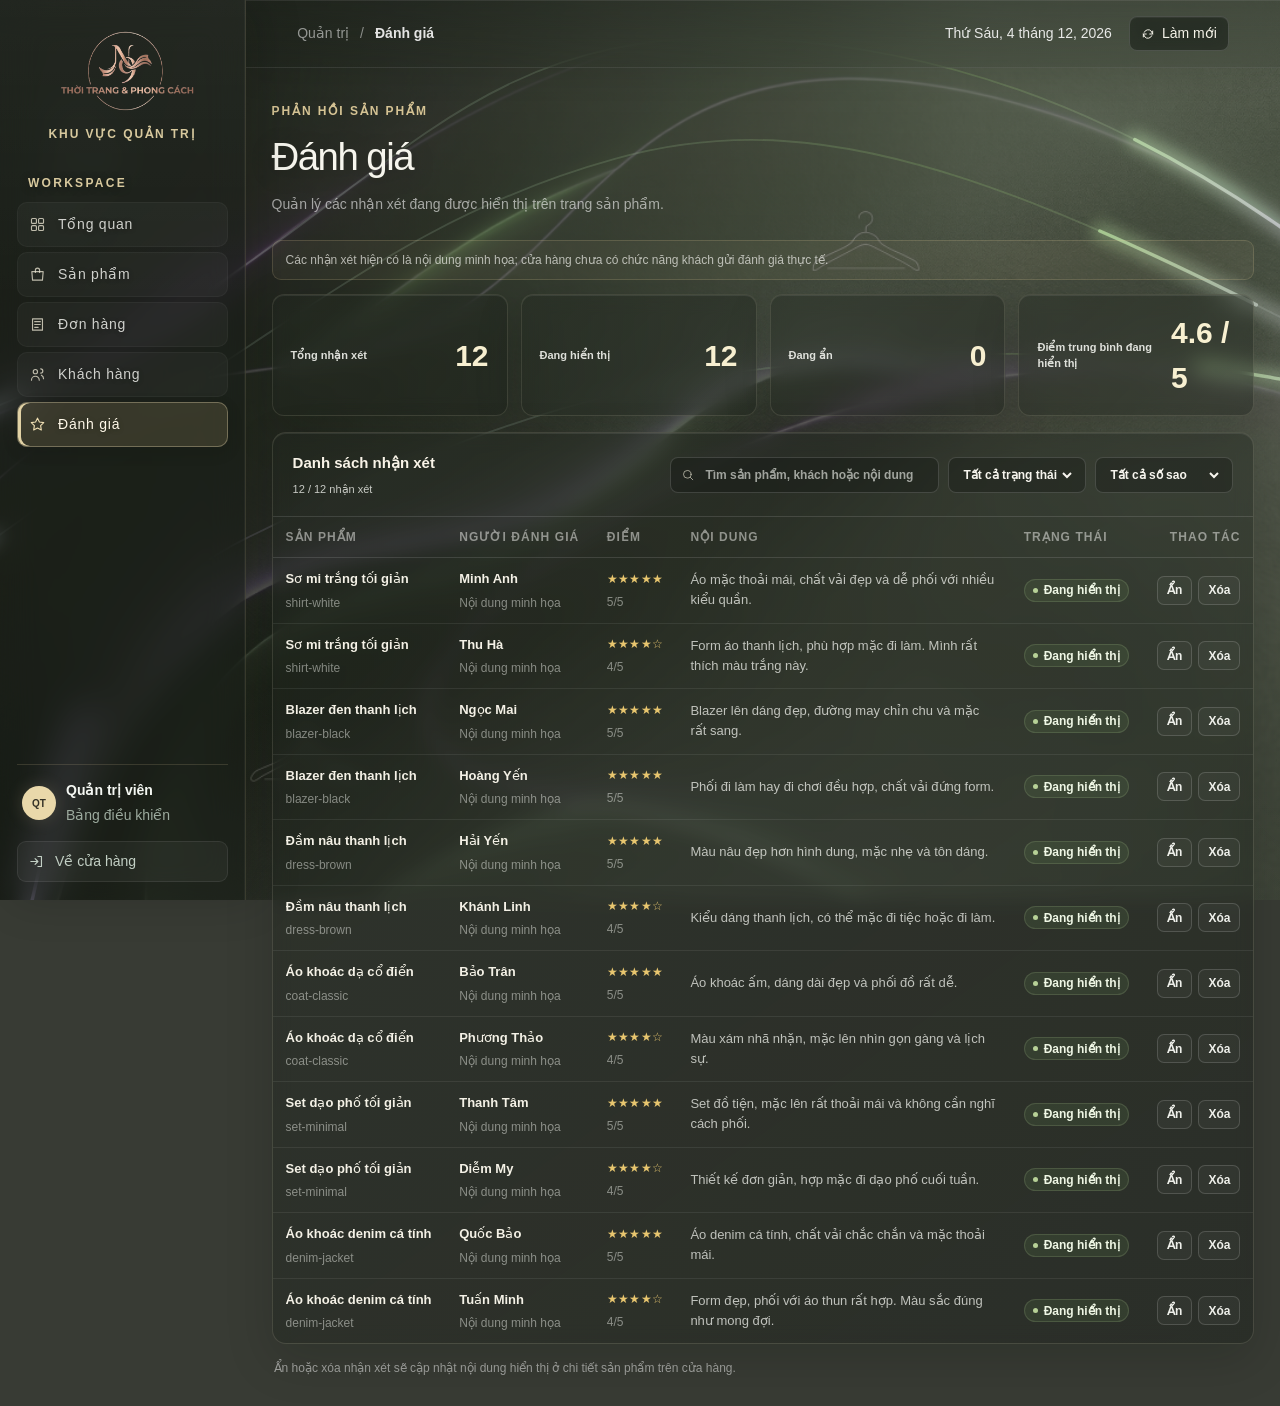
<file: GiaoDien/QuanTri/DanhGia/index.html>
<!DOCTYPE html>
<html lang="vi">
<head>
  <meta charset="utf-8">
  <meta name="viewport" content="width=device-width, initial-scale=1">
  <meta name="theme-color" content="#383b34">
  <meta name="description" content="Quản lý nhận xét và đánh giá sản phẩm trên cửa hàng.">
  <title>Quản lý đánh giá | Quản trị cửa hàng</title>
  <link rel="stylesheet" href="style.css">
  <script src="../../DungChung/admin-nav.js" defer></script>
  <script src="../../DungChung/reviews.js" defer></script>
  <script src="app.js" defer></script>
</head>
<body>
  <div class="admin-shell">
    <svg class="flow-ribbons" viewBox="0 0 1024 572" preserveAspectRatio="xMidYMid slice" aria-hidden="true" focusable="false">
      <defs>
        <linearGradient id="ribbon-spectrum" x1="0" y1="0" x2="1" y2=".2">
          <stop offset="0" stop-color="#c27bff"/>
          <stop offset=".34" stop-color="#c9e8d6"/>
          <stop offset=".68" stop-color="#baff88"/>
          <stop offset="1" stop-color="#e6d6ff"/>
        </linearGradient>
        <filter id="ribbon-blur"><feGaussianBlur stdDeviation="5"/></filter>
      </defs>
      <g>
        <path class="ribbon-base" d="M-24 292 C112 268 175 229 273 160 S431 22 570 24 C735 27 887 97 1048 251"/>
        <path class="ribbon-glow" d="M-24 292 C112 268 175 229 273 160 S431 22 570 24 C735 27 887 97 1048 251"/>
        <path class="ribbon-light" d="M-24 292 C112 268 175 229 273 160 S431 22 570 24 C735 27 887 97 1048 251"/>
      </g>
      <g>
        <path class="ribbon-base" d="M-30 404 C105 366 165 284 245 232 C322 182 391 130 496 101 C638 61 771 121 1050 270"/>
        <path class="ribbon-glow ribbon--two" d="M-30 404 C105 366 165 284 245 232 C322 182 391 130 496 101 C638 61 771 121 1050 270"/>
        <path class="ribbon-light ribbon--two" d="M-30 404 C105 366 165 284 245 232 C322 182 391 130 496 101 C638 61 771 121 1050 270"/>
      </g>
      <g>
        <path class="ribbon-base" d="M120 598 C146 476 170 387 262 342 C358 295 451 253 569 237 C742 214 886 222 1050 274"/>
        <path class="ribbon-glow ribbon--three" d="M120 598 C146 476 170 387 262 342 C358 295 451 253 569 237 C742 214 886 222 1050 274"/>
        <path class="ribbon-light ribbon--three" d="M120 598 C146 476 170 387 262 342 C358 295 451 253 569 237 C742 214 886 222 1050 274"/>
      </g>
    </svg>

    <aside class="sidebar" aria-label="Điều hướng quản trị">
      <a class="admin-brand" href="../TongQuan/index.html" aria-label="Tổng quan quản trị">
        <img class="brand-logo" src="../../Images/logo-thoi-trang.png" alt="Thời Trang & Phong Cách">
        <span class="brand-copy"><strong>KHU VỰC QUẢN TRỊ</strong></span>
      </a>
      <div class="sidebar-label">WORKSPACE</div>
      <nav class="admin-nav">
        <a class="admin-nav-link" href="../TongQuan/index.html">
          <svg viewBox="0 0 24 24" aria-hidden="true"><rect x="3.5" y="3.5" width="7" height="7" rx="1.5"/><rect x="13.5" y="3.5" width="7" height="7" rx="1.5"/><rect x="3.5" y="13.5" width="7" height="7" rx="1.5"/><rect x="13.5" y="13.5" width="7" height="7" rx="1.5"/></svg>
          <span>Tổng quan</span>
        </a>
        <a class="admin-nav-link" href="../SanPham/index.html">
          <svg viewBox="0 0 24 24" aria-hidden="true"><path d="M4 8h16l-1 12H5L4 8Z"/><path d="M9 9V6a3 3 0 0 1 6 0v3"/></svg>
          <span>Sản phẩm</span>
        </a>
        <a class="admin-nav-link" href="../DonHang/index.html">
          <svg viewBox="0 0 24 24" aria-hidden="true"><path d="M5 4h14v16H5z"/><path d="M8 8h8M8 12h8m-8 4h5"/></svg>
          <span>Đơn hàng</span>
        </a>
        <a class="admin-nav-link" href="../KhachHang/index.html">
          <svg viewBox="0 0 24 24" aria-hidden="true"><circle cx="9" cy="8" r="3"/><path d="M3.5 20a5.5 5.5 0 0 1 11 0m2-10a3 3 0 1 0 0-6m1 9a5.4 5.4 0 0 1 3 4.9"/></svg>
          <span>Khách hàng</span>
        </a>
        <a class="admin-nav-link is-active" href="../DanhGia/index.html" aria-current="page">
          <svg viewBox="0 0 24 24" aria-hidden="true"><path d="m12 3 2.7 5.5 6.1.9-4.4 4.3 1 6.1-5.4-2.9-5.4 2.9 1-6.1-4.4-4.3 6.1-.9L12 3Z"/></svg>
          <span>Đánh giá</span>
        </a>
      </nav>
      <div class="sidebar-bottom">
        <div class="admin-profile">
          <span class="profile-avatar" aria-hidden="true">QT</span>
          <span class="profile-copy"><strong>Quản trị viên</strong><small>Bảng điều khiển</small></span>
        </div>
        <a class="store-link" href="../../index.html">
          <svg viewBox="0 0 24 24" aria-hidden="true"><path d="M14 5h5v14h-5M10 8l4 4-4 4m4-4H4"/></svg>
          <span>Về cửa hàng</span>
        </a>
      </div>
    </aside>

    <main class="dashboard">
      <header class="topbar">
        <div class="breadcrumbs"><a href="../TongQuan/index.html">Quản trị</a><span aria-hidden="true">/</span><strong>Đánh giá</strong></div>
        <div class="topbar-actions">
          <span class="today-label" id="today-label"></span>
          <button class="refresh-button" id="refresh-button" type="button">
            <svg viewBox="0 0 24 24" aria-hidden="true"><path d="M20 7v5h-5M4 17v-5h5"/><path d="M5.6 9a7 7 0 0 1 11.8-2L20 12M4 12l2.6 5a7 7 0 0 0 11.8-2"/></svg>
            <span>Làm mới</span>
          </button>
        </div>
      </header>

      <section class="dashboard-content">
        <div class="page-heading">
          <div>
            <p class="eyebrow">PHẢN HỒI SẢN PHẨM</p>
            <h1>Đánh giá</h1>
            <p class="page-subtitle">Quản lý các nhận xét đang được hiển thị trên trang sản phẩm.</p>
          </div>
        </div>
        <div class="dashboard-error" id="reviews-error" role="alert" hidden></div>
        <div class="review-feedback" id="reviews-feedback" role="status" aria-live="polite" hidden></div>
        <div class="review-note" role="note">Các nhận xét hiện có là nội dung minh họa; cửa hàng chưa có chức năng khách gửi đánh giá thực tế.</div>

        <section class="review-admin-stats" aria-label="Tổng quan đánh giá">
          <article class="product-stat"><span>Tổng nhận xét</span><strong id="total-reviews">0</strong></article>
          <article class="product-stat"><span>Đang hiển thị</span><strong id="published-reviews">0</strong></article>
          <article class="product-stat"><span>Đang ẩn</span><strong id="hidden-reviews">0</strong></article>
          <article class="product-stat"><span>Điểm trung bình đang hiển thị</span><strong id="average-rating">—</strong></article>
        </section>

        <section class="product-panel review-panel" aria-labelledby="reviews-table-title">
          <div class="product-toolbar">
            <div>
              <h2 id="reviews-table-title">Danh sách nhận xét</h2>
              <p id="reviews-count" aria-live="polite">0 nhận xét</p>
            </div>
            <div class="product-controls">
              <label class="product-search">
                <svg viewBox="0 0 24 24" aria-hidden="true"><circle cx="10.8" cy="10.8" r="6.5"/><path d="m16 16 4.2 4.2"/></svg>
                <span class="visually-hidden">Tìm nhận xét</span>
                <input id="review-search" type="search" placeholder="Tìm sản phẩm, khách hoặc nội dung..." autocomplete="off">
              </label>
              <label class="filter-select">
                <span class="visually-hidden">Lọc trạng thái nhận xét</span>
                <select id="review-filter">
                  <option value="all">Tất cả trạng thái</option>
                  <option value="published">Đang hiển thị</option>
                  <option value="hidden">Đang ẩn</option>
                </select>
              </label>
              <label class="filter-select">
                <span class="visually-hidden">Lọc số sao</span>
                <select id="rating-filter">
                  <option value="all">Tất cả số sao</option>
                  <option value="5">5 sao</option>
                  <option value="4">4 sao</option>
                  <option value="3">3 sao</option>
                  <option value="2">2 sao</option>
                  <option value="1">1 sao</option>
                </select>
              </label>
            </div>
          </div>
          <div class="products-table-wrap">
            <table class="products-table reviews-table">
              <thead><tr><th>SẢN PHẨM</th><th>NGƯỜI ĐÁNH GIÁ</th><th>ĐIỂM</th><th>NỘI DUNG</th><th>TRẠNG THÁI</th><th class="actions-heading">THAO TÁC</th></tr></thead>
              <tbody id="reviews-list"></tbody>
            </table>
          </div>
          <div class="products-empty" id="reviews-empty" hidden>
            <span class="empty-icon" aria-hidden="true">◇</span>
            <strong>Chưa có nhận xét phù hợp</strong>
            <span>Thử đổi từ khóa hoặc bộ lọc để xem các nhận xét khác.</span>
          </div>
        </section>
        <p class="data-note">Ẩn hoặc xóa nhận xét sẽ cập nhật nội dung hiển thị ở chi tiết sản phẩm trên cửa hàng.</p>
      </section>
    </main>
  </div>
</body>
</html>
</file>
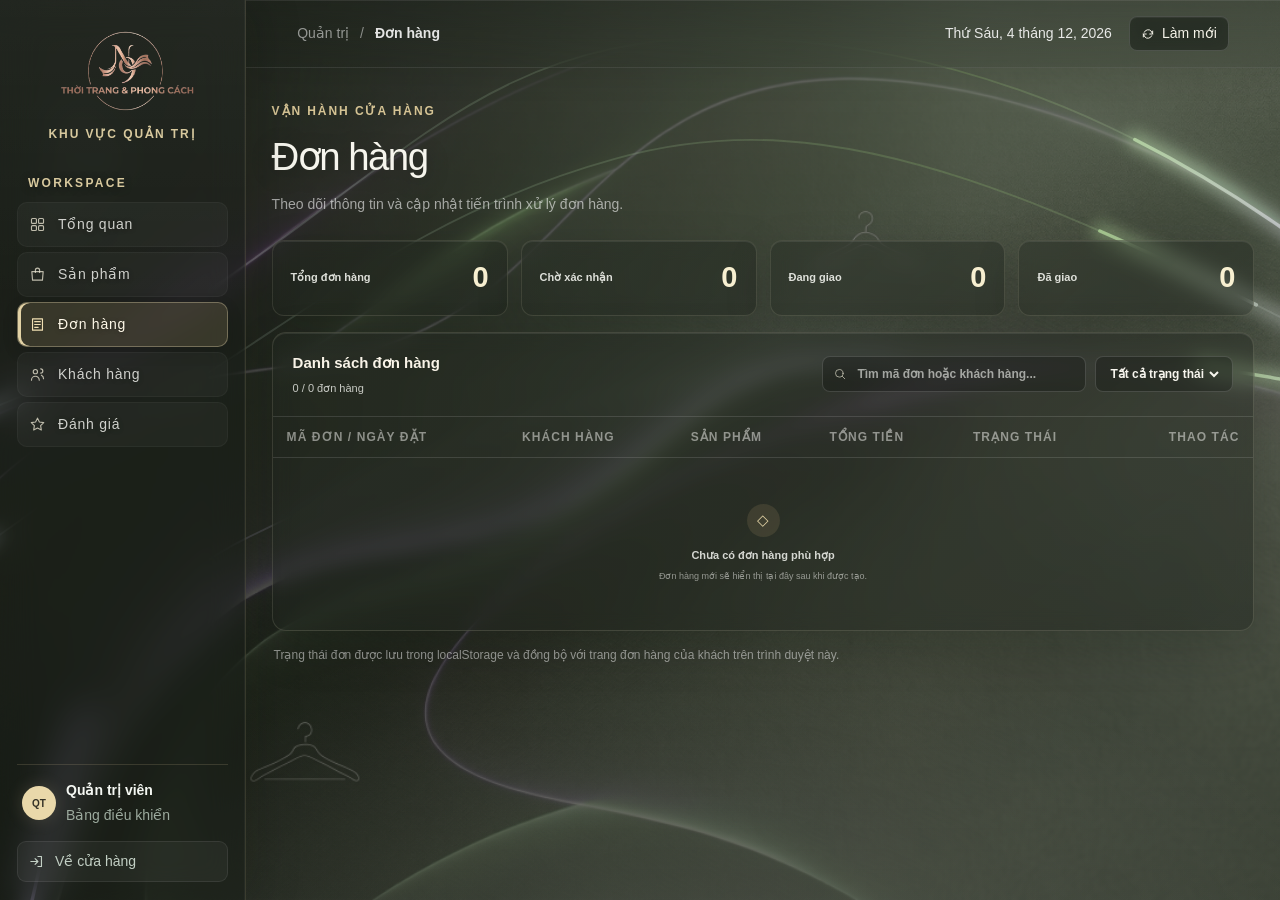
<file: GiaoDien/QuanTri/DonHang/index.html>
<!DOCTYPE html>
<html lang="vi">
<head>
  <meta charset="utf-8">
  <meta name="viewport" content="width=device-width, initial-scale=1">
  <meta name="theme-color" content="#383b34">
  <meta name="description" content="Theo dõi và cập nhật trạng thái đơn hàng của cửa hàng.">
  <title>Quản lý đơn hàng | Quản trị cửa hàng</title>
  <link rel="stylesheet" href="style.css">
  <script src="../../DungChung/admin-nav.js" defer></script>
  <script src="app.js" defer></script>
</head>
<body>
  <div class="admin-shell">
    <svg class="flow-ribbons" viewBox="0 0 1024 572" preserveAspectRatio="xMidYMid slice" aria-hidden="true" focusable="false">
      <defs>
        <linearGradient id="ribbon-spectrum" x1="0" y1="0" x2="1" y2=".2">
          <stop offset="0" stop-color="#c27bff"/>
          <stop offset=".34" stop-color="#c9e8d6"/>
          <stop offset=".68" stop-color="#baff88"/>
          <stop offset="1" stop-color="#e6d6ff"/>
        </linearGradient>
        <filter id="ribbon-blur"><feGaussianBlur stdDeviation="5"/></filter>
      </defs>
      <g>
        <path class="ribbon-base" d="M-24 292 C112 268 175 229 273 160 S431 22 570 24 C735 27 887 97 1048 251"/>
        <path class="ribbon-glow" d="M-24 292 C112 268 175 229 273 160 S431 22 570 24 C735 27 887 97 1048 251"/>
        <path class="ribbon-light" d="M-24 292 C112 268 175 229 273 160 S431 22 570 24 C735 27 887 97 1048 251"/>
      </g>
      <g>
        <path class="ribbon-base" d="M-30 404 C105 366 165 284 245 232 C322 182 391 130 496 101 C638 61 771 121 1050 270"/>
        <path class="ribbon-glow ribbon--two" d="M-30 404 C105 366 165 284 245 232 C322 182 391 130 496 101 C638 61 771 121 1050 270"/>
        <path class="ribbon-light ribbon--two" d="M-30 404 C105 366 165 284 245 232 C322 182 391 130 496 101 C638 61 771 121 1050 270"/>
      </g>
      <g>
        <path class="ribbon-base" d="M120 598 C146 476 170 387 262 342 C358 295 451 253 569 237 C742 214 886 222 1050 274"/>
        <path class="ribbon-glow ribbon--three" d="M120 598 C146 476 170 387 262 342 C358 295 451 253 569 237 C742 214 886 222 1050 274"/>
        <path class="ribbon-light ribbon--three" d="M120 598 C146 476 170 387 262 342 C358 295 451 253 569 237 C742 214 886 222 1050 274"/>
      </g>
    </svg>

    <aside class="sidebar" aria-label="Điều hướng quản trị">
      <a class="admin-brand" href="../TongQuan/index.html" aria-label="Tổng quan quản trị">
        <img class="brand-logo" src="../../Images/logo-thoi-trang.png" alt="Thời Trang & Phong Cách">
        <span class="brand-copy"><strong>KHU VỰC QUẢN TRỊ</strong></span>
      </a>
      <div class="sidebar-label">WORKSPACE</div>
      <nav class="admin-nav">
        <a class="admin-nav-link" href="../TongQuan/index.html">
          <svg viewBox="0 0 24 24" aria-hidden="true"><rect x="3.5" y="3.5" width="7" height="7" rx="1.5"/><rect x="13.5" y="3.5" width="7" height="7" rx="1.5"/><rect x="3.5" y="13.5" width="7" height="7" rx="1.5"/><rect x="13.5" y="13.5" width="7" height="7" rx="1.5"/></svg>
          <span>Tổng quan</span>
        </a>
        <a class="admin-nav-link" href="../SanPham/index.html">
          <svg viewBox="0 0 24 24" aria-hidden="true"><path d="M4 8h16l-1 12H5L4 8Z"/><path d="M9 9V6a3 3 0 0 1 6 0v3"/></svg>
          <span>Sản phẩm</span>
        </a>
        <a class="admin-nav-link is-active" href="../DonHang/index.html" aria-current="page">
          <svg viewBox="0 0 24 24" aria-hidden="true"><path d="M5 4h14v16H5z"/><path d="M8 8h8M8 12h8m-8 4h5"/></svg>
          <span>Đơn hàng</span>
        </a>
        <a class="admin-nav-link" href="../KhachHang/index.html">
          <svg viewBox="0 0 24 24" aria-hidden="true"><circle cx="9" cy="8" r="3"/><path d="M3.5 20a5.5 5.5 0 0 1 11 0m2-10a3 3 0 1 0 0-6m1 9a5.4 5.4 0 0 1 3 4.9"/></svg>
          <span>Khách hàng</span>
        </a>
        <a class="admin-nav-link" href="../DanhGia/index.html">
          <svg viewBox="0 0 24 24" aria-hidden="true"><path d="m12 3 2.7 5.5 6.1.9-4.4 4.3 1 6.1-5.4-2.9-5.4 2.9 1-6.1-4.4-4.3 6.1-.9L12 3Z"/></svg>
          <span>Đánh giá</span>
        </a>
      </nav>
      <div class="sidebar-bottom">
        <div class="admin-profile">
          <span class="profile-avatar" aria-hidden="true">QT</span>
          <span class="profile-copy"><strong>Quản trị viên</strong><small>Bảng điều khiển</small></span>
        </div>
        <a class="store-link" href="../../index.html">
          <svg viewBox="0 0 24 24" aria-hidden="true"><path d="M14 5h5v14h-5M10 8l4 4-4 4m4-4H4"/></svg>
          <span>Về cửa hàng</span>
        </a>
      </div>
    </aside>

    <main class="dashboard">
      <header class="topbar">
        <div class="breadcrumbs"><a href="../TongQuan/index.html">Quản trị</a><span aria-hidden="true">/</span><strong>Đơn hàng</strong></div>
        <div class="topbar-actions">
          <span class="today-label" id="today-label"></span>
          <button class="refresh-button" id="refresh-button" type="button">
            <svg viewBox="0 0 24 24" aria-hidden="true"><path d="M20 7v5h-5M4 17v-5h5"/><path d="M5.6 9a7 7 0 0 1 11.8-2L20 12M4 12l2.6 5a7 7 0 0 0 11.8-2"/></svg>
            <span>Làm mới</span>
          </button>
        </div>
      </header>

      <section class="dashboard-content">
        <div class="page-heading">
          <div>
            <p class="eyebrow">VẬN HÀNH CỬA HÀNG</p>
            <h1>Đơn hàng</h1>
            <p class="page-subtitle">Theo dõi thông tin và cập nhật tiến trình xử lý đơn hàng.</p>
          </div>
        </div>
        <div class="dashboard-error" id="orders-error" role="alert" hidden></div>
        <div class="orders-feedback" id="orders-feedback" role="status" aria-live="polite" hidden></div>

        <section class="order-admin-stats" aria-label="Tổng quan đơn hàng">
          <article class="product-stat"><span>Tổng đơn hàng</span><strong id="total-orders">0</strong></article>
          <article class="product-stat"><span>Chờ xác nhận</span><strong id="pending-orders">0</strong></article>
          <article class="product-stat"><span>Đang giao</span><strong id="shipping-orders">0</strong></article>
          <article class="product-stat"><span>Đã giao</span><strong id="delivered-orders">0</strong></article>
        </section>

        <section class="product-panel order-panel" aria-labelledby="orders-table-title">
          <div class="product-toolbar">
            <div>
              <h2 id="orders-table-title">Danh sách đơn hàng</h2>
              <p id="orders-count" aria-live="polite">0 đơn hàng</p>
            </div>
            <div class="product-controls">
              <label class="product-search">
                <svg viewBox="0 0 24 24" aria-hidden="true"><circle cx="10.8" cy="10.8" r="6.5"/><path d="m16 16 4.2 4.2"/></svg>
                <span class="visually-hidden">Tìm đơn hàng</span>
                <input id="order-search" type="search" placeholder="Tìm mã đơn hoặc khách hàng..." autocomplete="off">
              </label>
              <label class="filter-select">
                <span class="visually-hidden">Lọc trạng thái đơn hàng</span>
                <select id="order-filter">
                  <option value="all">Tất cả trạng thái</option>
                  <option value="pending">Chờ xác nhận</option>
                  <option value="confirmed">Đã xác nhận</option>
                  <option value="shipping">Đang giao</option>
                  <option value="delivered">Đã giao</option>
                  <option value="cancelled">Đã hủy</option>
                </select>
              </label>
            </div>
          </div>
          <div class="products-table-wrap">
            <table class="products-table orders-table">
              <thead><tr><th>MÃ ĐƠN / NGÀY ĐẶT</th><th>KHÁCH HÀNG</th><th>SẢN PHẨM</th><th>TỔNG TIỀN</th><th>TRẠNG THÁI</th><th class="actions-heading">THAO TÁC</th></tr></thead>
              <tbody id="orders-list"></tbody>
            </table>
          </div>
          <div class="products-empty" id="orders-empty" hidden>
            <span class="empty-icon" aria-hidden="true">◇</span>
            <strong>Chưa có đơn hàng phù hợp</strong>
            <span>Đơn hàng mới sẽ hiển thị tại đây sau khi được tạo.</span>
          </div>
        </section>
        <p class="data-note">Trạng thái đơn được lưu trong localStorage và đồng bộ với trang đơn hàng của khách trên trình duyệt này.</p>
      </section>
    </main>
  </div>

  <dialog class="order-dialog" id="order-dialog" aria-labelledby="order-dialog-title">
    <div class="order-dialog-content">
      <header class="dialog-heading">
        <div><p class="eyebrow">CHI TIẾT GIAO DỊCH</p><h2 id="order-dialog-title">Thông tin đơn hàng</h2></div>
        <button class="dialog-close" id="close-order-dialog" type="button" aria-label="Đóng">×</button>
      </header>
      <div id="order-detail-content"></div>
    </div>
  </dialog>
</body>
</html>
</file>
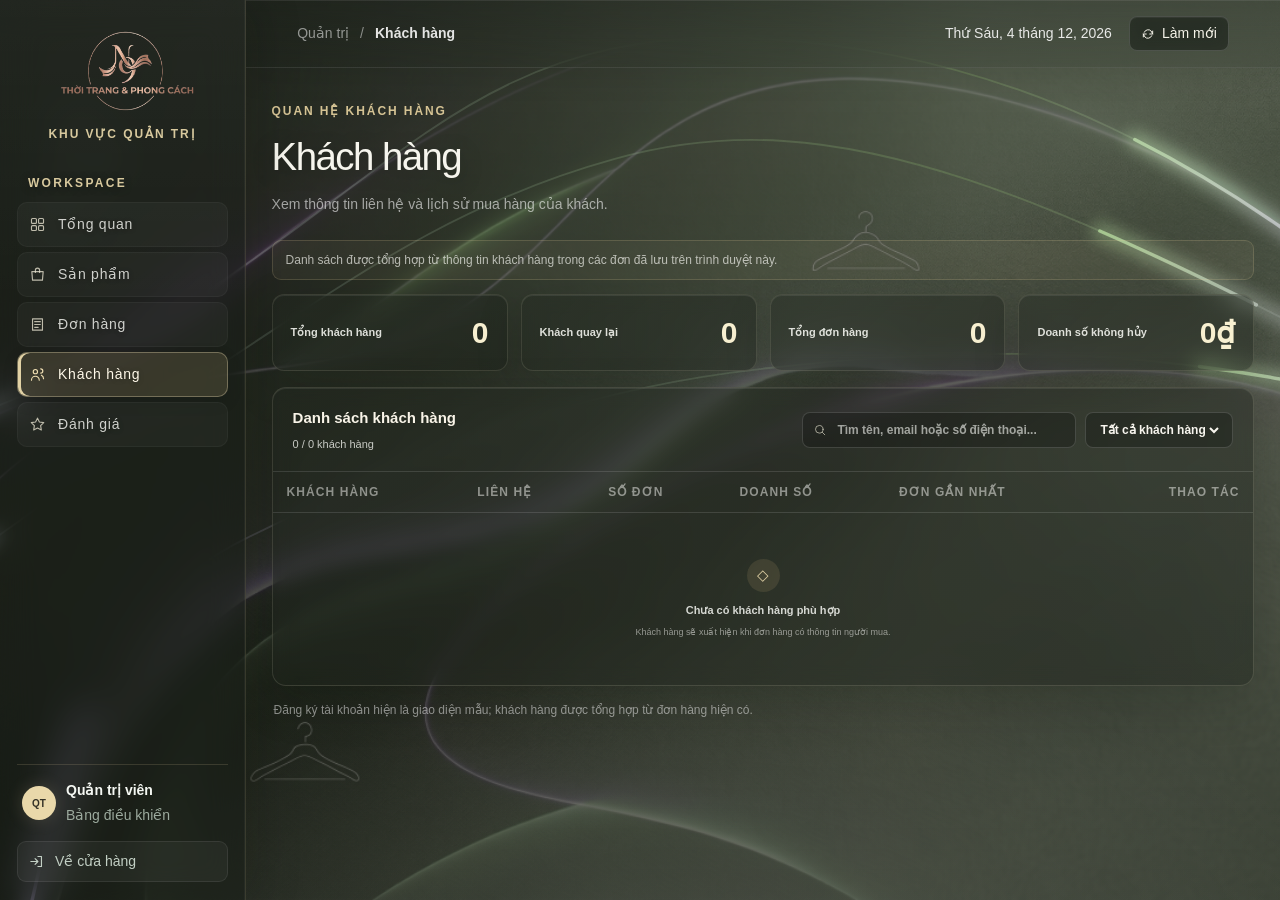
<file: GiaoDien/QuanTri/KhachHang/index.html>
<!DOCTYPE html>
<html lang="vi">
<head>
  <meta charset="utf-8">
  <meta name="viewport" content="width=device-width, initial-scale=1">
  <meta name="theme-color" content="#383b34">
  <meta name="description" content="Xem danh sách khách hàng và lịch sử đơn hàng của cửa hàng.">
  <title>Quản lý khách hàng | Quản trị cửa hàng</title>
  <link rel="stylesheet" href="style.css">
  <script src="../../DungChung/admin-nav.js" defer></script>
  <script src="app.js" defer></script>
</head>
<body>
  <div class="admin-shell">
    <svg class="flow-ribbons" viewBox="0 0 1024 572" preserveAspectRatio="xMidYMid slice" aria-hidden="true" focusable="false">
      <defs>
        <linearGradient id="ribbon-spectrum" x1="0" y1="0" x2="1" y2=".2">
          <stop offset="0" stop-color="#c27bff"/>
          <stop offset=".34" stop-color="#c9e8d6"/>
          <stop offset=".68" stop-color="#baff88"/>
          <stop offset="1" stop-color="#e6d6ff"/>
        </linearGradient>
        <filter id="ribbon-blur"><feGaussianBlur stdDeviation="5"/></filter>
      </defs>
      <g>
        <path class="ribbon-base" d="M-24 292 C112 268 175 229 273 160 S431 22 570 24 C735 27 887 97 1048 251"/>
        <path class="ribbon-glow" d="M-24 292 C112 268 175 229 273 160 S431 22 570 24 C735 27 887 97 1048 251"/>
        <path class="ribbon-light" d="M-24 292 C112 268 175 229 273 160 S431 22 570 24 C735 27 887 97 1048 251"/>
      </g>
      <g>
        <path class="ribbon-base" d="M-30 404 C105 366 165 284 245 232 C322 182 391 130 496 101 C638 61 771 121 1050 270"/>
        <path class="ribbon-glow ribbon--two" d="M-30 404 C105 366 165 284 245 232 C322 182 391 130 496 101 C638 61 771 121 1050 270"/>
        <path class="ribbon-light ribbon--two" d="M-30 404 C105 366 165 284 245 232 C322 182 391 130 496 101 C638 61 771 121 1050 270"/>
      </g>
      <g>
        <path class="ribbon-base" d="M120 598 C146 476 170 387 262 342 C358 295 451 253 569 237 C742 214 886 222 1050 274"/>
        <path class="ribbon-glow ribbon--three" d="M120 598 C146 476 170 387 262 342 C358 295 451 253 569 237 C742 214 886 222 1050 274"/>
        <path class="ribbon-light ribbon--three" d="M120 598 C146 476 170 387 262 342 C358 295 451 253 569 237 C742 214 886 222 1050 274"/>
      </g>
    </svg>

    <aside class="sidebar" aria-label="Điều hướng quản trị">
      <a class="admin-brand" href="../TongQuan/index.html" aria-label="Tổng quan quản trị">
        <img class="brand-logo" src="../../Images/logo-thoi-trang.png" alt="Thời Trang & Phong Cách">
        <span class="brand-copy"><strong>KHU VỰC QUẢN TRỊ</strong></span>
      </a>
      <div class="sidebar-label">WORKSPACE</div>
      <nav class="admin-nav">
        <a class="admin-nav-link" href="../TongQuan/index.html">
          <svg viewBox="0 0 24 24" aria-hidden="true"><rect x="3.5" y="3.5" width="7" height="7" rx="1.5"/><rect x="13.5" y="3.5" width="7" height="7" rx="1.5"/><rect x="3.5" y="13.5" width="7" height="7" rx="1.5"/><rect x="13.5" y="13.5" width="7" height="7" rx="1.5"/></svg>
          <span>Tổng quan</span>
        </a>
        <a class="admin-nav-link" href="../SanPham/index.html">
          <svg viewBox="0 0 24 24" aria-hidden="true"><path d="M4 8h16l-1 12H5L4 8Z"/><path d="M9 9V6a3 3 0 0 1 6 0v3"/></svg>
          <span>Sản phẩm</span>
        </a>
        <a class="admin-nav-link" href="../DonHang/index.html">
          <svg viewBox="0 0 24 24" aria-hidden="true"><path d="M5 4h14v16H5z"/><path d="M8 8h8M8 12h8m-8 4h5"/></svg>
          <span>Đơn hàng</span>
        </a>
        <a class="admin-nav-link is-active" href="../KhachHang/index.html" aria-current="page">
          <svg viewBox="0 0 24 24" aria-hidden="true"><circle cx="9" cy="8" r="3"/><path d="M3.5 20a5.5 5.5 0 0 1 11 0m2-10a3 3 0 1 0 0-6m1 9a5.4 5.4 0 0 1 3 4.9"/></svg>
          <span>Khách hàng</span>
        </a>
        <a class="admin-nav-link" href="../DanhGia/index.html">
          <svg viewBox="0 0 24 24" aria-hidden="true"><path d="m12 3 2.7 5.5 6.1.9-4.4 4.3 1 6.1-5.4-2.9-5.4 2.9 1-6.1-4.4-4.3 6.1-.9L12 3Z"/></svg>
          <span>Đánh giá</span>
        </a>
      </nav>
      <div class="sidebar-bottom">
        <div class="admin-profile">
          <span class="profile-avatar" aria-hidden="true">QT</span>
          <span class="profile-copy"><strong>Quản trị viên</strong><small>Bảng điều khiển</small></span>
        </div>
        <a class="store-link" href="../../index.html">
          <svg viewBox="0 0 24 24" aria-hidden="true"><path d="M14 5h5v14h-5M10 8l4 4-4 4m4-4H4"/></svg>
          <span>Về cửa hàng</span>
        </a>
      </div>
    </aside>

    <main class="dashboard">
      <header class="topbar">
        <div class="breadcrumbs"><a href="../TongQuan/index.html">Quản trị</a><span aria-hidden="true">/</span><strong>Khách hàng</strong></div>
        <div class="topbar-actions">
          <span class="today-label" id="today-label"></span>
          <button class="refresh-button" id="refresh-button" type="button">
            <svg viewBox="0 0 24 24" aria-hidden="true"><path d="M20 7v5h-5M4 17v-5h5"/><path d="M5.6 9a7 7 0 0 1 11.8-2L20 12M4 12l2.6 5a7 7 0 0 0 11.8-2"/></svg>
            <span>Làm mới</span>
          </button>
        </div>
      </header>

      <section class="dashboard-content">
        <div class="page-heading">
          <div>
            <p class="eyebrow">QUAN HỆ KHÁCH HÀNG</p>
            <h1>Khách hàng</h1>
            <p class="page-subtitle">Xem thông tin liên hệ và lịch sử mua hàng của khách.</p>
          </div>
        </div>
        <div class="dashboard-error" id="customers-error" role="alert" hidden></div>
        <div class="customer-note" role="note">Danh sách được tổng hợp từ thông tin khách hàng trong các đơn đã lưu trên trình duyệt này.</div>

        <section class="customer-admin-stats" aria-label="Tổng quan khách hàng">
          <article class="product-stat"><span>Tổng khách hàng</span><strong id="total-customers">0</strong></article>
          <article class="product-stat"><span>Khách quay lại</span><strong id="repeat-customers">0</strong></article>
          <article class="product-stat"><span>Tổng đơn hàng</span><strong id="customer-orders">0</strong></article>
          <article class="product-stat"><span>Doanh số không hủy</span><strong id="customer-revenue">0₫</strong></article>
        </section>

        <section class="product-panel customer-panel" aria-labelledby="customers-table-title">
          <div class="product-toolbar">
            <div>
              <h2 id="customers-table-title">Danh sách khách hàng</h2>
              <p id="customers-count" aria-live="polite">0 khách hàng</p>
            </div>
            <div class="product-controls">
              <label class="product-search">
                <svg viewBox="0 0 24 24" aria-hidden="true"><circle cx="10.8" cy="10.8" r="6.5"/><path d="m16 16 4.2 4.2"/></svg>
                <span class="visually-hidden">Tìm khách hàng</span>
                <input id="customer-search" type="search" placeholder="Tìm tên, email hoặc số điện thoại..." autocomplete="off">
              </label>
              <label class="filter-select">
                <span class="visually-hidden">Lọc nhóm khách hàng</span>
                <select id="customer-filter">
                  <option value="all">Tất cả khách hàng</option>
                  <option value="repeat">Khách quay lại</option>
                  <option value="new">Mua một lần</option>
                </select>
              </label>
            </div>
          </div>
          <div class="products-table-wrap">
            <table class="products-table customers-table">
              <thead><tr><th>KHÁCH HÀNG</th><th>LIÊN HỆ</th><th>SỐ ĐƠN</th><th>DOANH SỐ</th><th>ĐƠN GẦN NHẤT</th><th class="actions-heading">THAO TÁC</th></tr></thead>
              <tbody id="customers-list"></tbody>
            </table>
          </div>
          <div class="products-empty" id="customers-empty" hidden>
            <span class="empty-icon" aria-hidden="true">◇</span>
            <strong>Chưa có khách hàng phù hợp</strong>
            <span>Khách hàng sẽ xuất hiện khi đơn hàng có thông tin người mua.</span>
          </div>
        </section>
        <p class="data-note">Đăng ký tài khoản hiện là giao diện mẫu; khách hàng được tổng hợp từ đơn hàng hiện có.</p>
      </section>
    </main>
  </div>

  <dialog class="customer-dialog" id="customer-dialog" aria-labelledby="customer-dialog-title">
    <div class="customer-dialog-content">
      <header class="dialog-heading">
        <div><p class="eyebrow">HỒ SƠ KHÁCH HÀNG</p><h2 id="customer-dialog-title">Thông tin khách hàng</h2></div>
        <button class="dialog-close" id="close-customer-dialog" type="button" aria-label="Đóng">×</button>
      </header>
      <div id="customer-detail-content"></div>
    </div>
  </dialog>
</body>
</html>
</file>
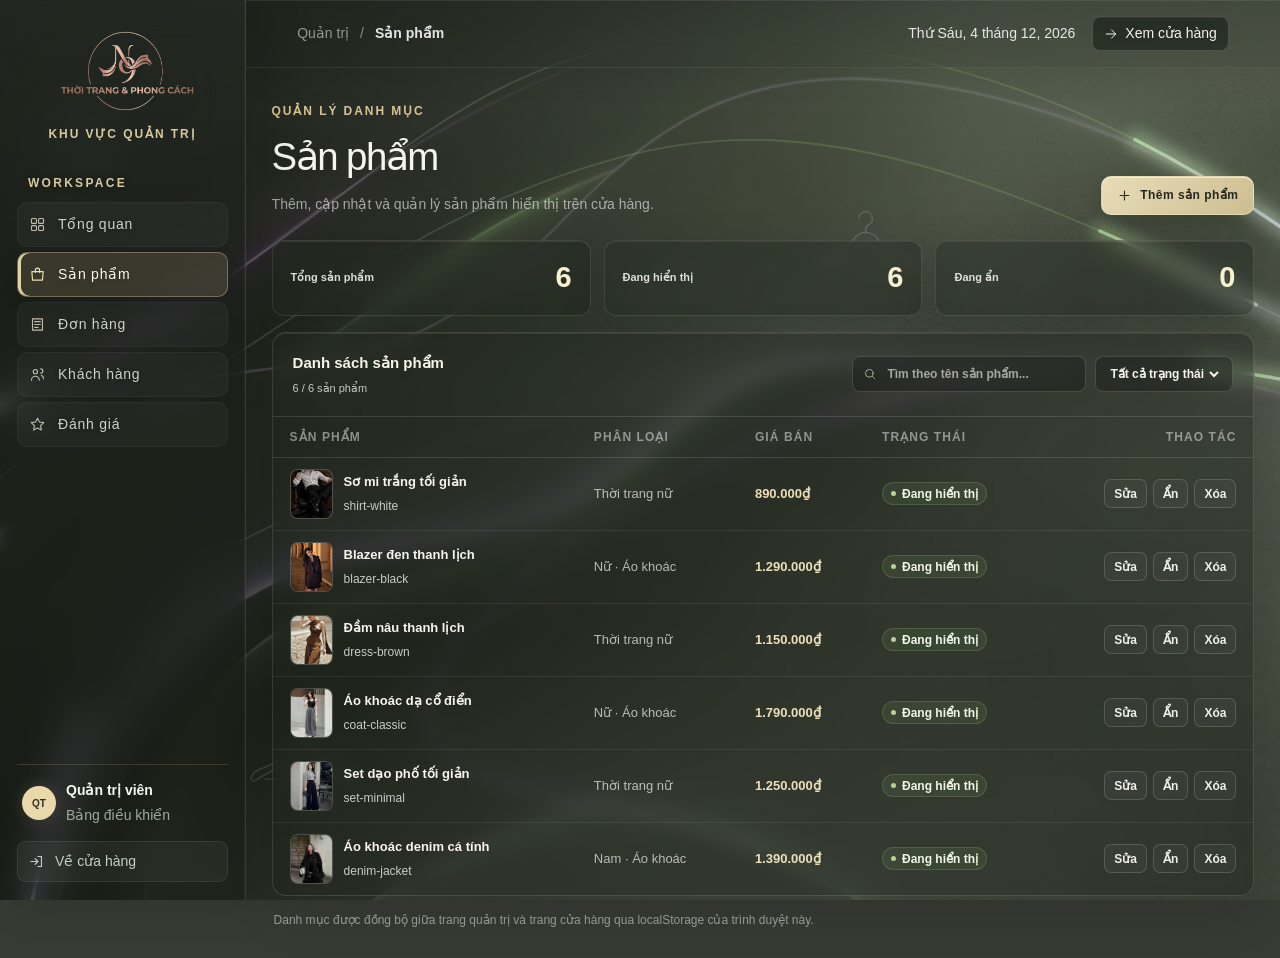
<file: GiaoDien/QuanTri/SanPham/index.html>
<!DOCTYPE html>
<html lang="vi">
<head>
  <meta charset="utf-8">
  <meta name="viewport" content="width=device-width, initial-scale=1">
  <meta name="theme-color" content="#383b34">
  <meta name="description" content="Quản lý danh mục sản phẩm của cửa hàng thời trang.">
  <title>Quản lý sản phẩm | Quản trị cửa hàng</title>
  <link rel="stylesheet" href="style.css">
  <script src="../../DungChung/admin-nav.js" defer></script>
  <script src="../../DungChung/products.js" defer></script>
  <script src="app.js" defer></script>
</head>
<body>
  <div class="admin-shell">
    <svg class="flow-ribbons" viewBox="0 0 1024 572" preserveAspectRatio="xMidYMid slice" aria-hidden="true" focusable="false">
      <defs>
        <linearGradient id="ribbon-spectrum" x1="0" y1="0" x2="1" y2=".2">
          <stop offset="0" stop-color="#c27bff"/>
          <stop offset=".34" stop-color="#c9e8d6"/>
          <stop offset=".68" stop-color="#baff88"/>
          <stop offset="1" stop-color="#e6d6ff"/>
        </linearGradient>
        <filter id="ribbon-blur"><feGaussianBlur stdDeviation="5"/></filter>
      </defs>
      <g>
        <path class="ribbon-base" d="M-24 292 C112 268 175 229 273 160 S431 22 570 24 C735 27 887 97 1048 251"/>
        <path class="ribbon-glow" d="M-24 292 C112 268 175 229 273 160 S431 22 570 24 C735 27 887 97 1048 251"/>
        <path class="ribbon-light" d="M-24 292 C112 268 175 229 273 160 S431 22 570 24 C735 27 887 97 1048 251"/>
      </g>
      <g>
        <path class="ribbon-base" d="M-30 404 C105 366 165 284 245 232 C322 182 391 130 496 101 C638 61 771 121 1050 270"/>
        <path class="ribbon-glow ribbon--two" d="M-30 404 C105 366 165 284 245 232 C322 182 391 130 496 101 C638 61 771 121 1050 270"/>
        <path class="ribbon-light ribbon--two" d="M-30 404 C105 366 165 284 245 232 C322 182 391 130 496 101 C638 61 771 121 1050 270"/>
      </g>
      <g>
        <path class="ribbon-base" d="M120 598 C146 476 170 387 262 342 C358 295 451 253 569 237 C742 214 886 222 1050 274"/>
        <path class="ribbon-glow ribbon--three" d="M120 598 C146 476 170 387 262 342 C358 295 451 253 569 237 C742 214 886 222 1050 274"/>
        <path class="ribbon-light ribbon--three" d="M120 598 C146 476 170 387 262 342 C358 295 451 253 569 237 C742 214 886 222 1050 274"/>
      </g>
    </svg>

    <aside class="sidebar" aria-label="Điều hướng quản trị">
      <a class="admin-brand" href="../TongQuan/index.html" aria-label="Tổng quan quản trị">
        <img class="brand-logo" src="../../Images/logo-thoi-trang.png" alt="Thời Trang & Phong Cách">
        <span class="brand-copy"><strong>KHU VỰC QUẢN TRỊ</strong></span>
      </a>
      <div class="sidebar-label">WORKSPACE</div>
      <nav class="admin-nav">
        <a class="admin-nav-link" href="../TongQuan/index.html">
          <svg viewBox="0 0 24 24" aria-hidden="true"><rect x="3.5" y="3.5" width="7" height="7" rx="1.5"/><rect x="13.5" y="3.5" width="7" height="7" rx="1.5"/><rect x="3.5" y="13.5" width="7" height="7" rx="1.5"/><rect x="13.5" y="13.5" width="7" height="7" rx="1.5"/></svg>
          <span>Tổng quan</span>
        </a>
        <a class="admin-nav-link is-active" href="../SanPham/index.html" aria-current="page">
          <svg viewBox="0 0 24 24" aria-hidden="true"><path d="M4 8h16l-1 12H5L4 8Z"/><path d="M9 9V6a3 3 0 0 1 6 0v3"/></svg>
          <span>Sản phẩm</span>
        </a>
        <a class="admin-nav-link" href="../DonHang/index.html">
          <svg viewBox="0 0 24 24" aria-hidden="true"><path d="M5 4h14v16H5z"/><path d="M8 8h8M8 12h8m-8 4h5"/></svg>
          <span>Đơn hàng</span>
        </a>
        <a class="admin-nav-link" href="../KhachHang/index.html">
          <svg viewBox="0 0 24 24" aria-hidden="true"><circle cx="9" cy="8" r="3"/><path d="M3.5 20a5.5 5.5 0 0 1 11 0m2-10a3 3 0 1 0 0-6m1 9a5.4 5.4 0 0 1 3 4.9"/></svg>
          <span>Khách hàng</span>
        </a>
        <a class="admin-nav-link" href="../DanhGia/index.html">
          <svg viewBox="0 0 24 24" aria-hidden="true"><path d="m12 3 2.7 5.5 6.1.9-4.4 4.3 1 6.1-5.4-2.9-5.4 2.9 1-6.1-4.4-4.3 6.1-.9L12 3Z"/></svg>
          <span>Đánh giá</span>
        </a>
      </nav>
      <div class="sidebar-bottom">
        <div class="admin-profile">
          <span class="profile-avatar" aria-hidden="true">QT</span>
          <span class="profile-copy"><strong>Quản trị viên</strong><small>Bảng điều khiển</small></span>
        </div>
        <a class="store-link" href="../../index.html">
          <svg viewBox="0 0 24 24" aria-hidden="true"><path d="M14 5h5v14h-5M10 8l4 4-4 4m4-4H4"/></svg>
          <span>Về cửa hàng</span>
        </a>
      </div>
    </aside>

    <main class="dashboard">
      <header class="topbar">
        <div class="breadcrumbs"><a href="../TongQuan/index.html">Quản trị</a><span aria-hidden="true">/</span><strong>Sản phẩm</strong></div>
        <div class="topbar-actions">
          <span class="today-label" id="today-label"></span>
          <a class="refresh-button" href="../../NguoiDung/SanPham/index.html" target="_blank" rel="noopener">
            <svg viewBox="0 0 24 24" aria-hidden="true"><path d="M4 12h16m-7-7 7 7-7 7"/></svg>
            <span>Xem cửa hàng</span>
          </a>
        </div>
      </header>

      <section class="dashboard-content">
        <div class="page-heading">
          <div>
            <p class="eyebrow">QUẢN LÝ DANH MỤC</p>
            <h1>Sản phẩm</h1>
            <p class="page-subtitle">Thêm, cập nhật và quản lý sản phẩm hiển thị trên cửa hàng.</p>
          </div>
          <button class="primary-button" id="add-product" type="button">
            <svg viewBox="0 0 24 24" aria-hidden="true"><path d="M12 5v14m-7-7h14"/></svg>
            <span>Thêm sản phẩm</span>
          </button>
        </div>

        <div class="dashboard-error" id="products-error" role="alert" hidden></div>
        <div class="products-feedback" id="products-feedback" role="status" aria-live="polite" hidden></div>

        <section class="product-stats" aria-label="Tổng quan danh mục sản phẩm">
          <article class="product-stat"><span>Tổng sản phẩm</span><strong id="total-products">0</strong></article>
          <article class="product-stat"><span>Đang hiển thị</span><strong id="published-products">0</strong></article>
          <article class="product-stat"><span>Đang ẩn</span><strong id="hidden-products">0</strong></article>
        </section>

        <section class="product-panel" aria-labelledby="products-table-title">
          <div class="product-toolbar">
            <div>
              <h2 id="products-table-title">Danh sách sản phẩm</h2>
              <p id="products-count" aria-live="polite">0 sản phẩm</p>
            </div>
            <div class="product-controls">
              <label class="product-search">
                <svg viewBox="0 0 24 24" aria-hidden="true"><circle cx="10.8" cy="10.8" r="6.5"/><path d="m16 16 4.2 4.2"/></svg>
                <span class="visually-hidden">Tìm sản phẩm</span>
                <input id="product-search" type="search" placeholder="Tìm theo tên sản phẩm..." autocomplete="off">
              </label>
              <label class="filter-select">
                <span class="visually-hidden">Lọc trạng thái sản phẩm</span>
                <select id="product-filter">
                  <option value="all">Tất cả trạng thái</option>
                  <option value="published">Đang hiển thị</option>
                  <option value="hidden">Đang ẩn</option>
                </select>
              </label>
            </div>
          </div>

          <div class="products-table-wrap">
            <table class="products-table">
              <thead><tr><th>SẢN PHẨM</th><th>PHÂN LOẠI</th><th>GIÁ BÁN</th><th>TRẠNG THÁI</th><th class="actions-heading">THAO TÁC</th></tr></thead>
              <tbody id="products-list"></tbody>
            </table>
          </div>
          <div class="products-empty" id="products-empty" hidden>
            <span class="empty-icon" aria-hidden="true">◇</span>
            <strong>Không tìm thấy sản phẩm</strong>
            <span>Thử đổi từ khóa hoặc bộ lọc, hoặc thêm sản phẩm mới.</span>
          </div>
        </section>
        <p class="data-note">Danh mục được đồng bộ giữa trang quản trị và trang cửa hàng qua localStorage của trình duyệt này.</p>
      </section>
    </main>
  </div>

  <dialog class="product-dialog" id="product-dialog" aria-labelledby="dialog-title">
    <form class="product-form" id="product-form">
      <header class="dialog-heading">
        <div><p class="eyebrow">DANH MỤC CỬA HÀNG</p><h2 id="dialog-title">Thêm sản phẩm</h2></div>
        <button class="dialog-close" id="close-dialog" type="button" aria-label="Đóng">×</button>
      </header>
      <input id="product-id" type="hidden">
      <div class="form-grid">
        <label class="form-field form-field--wide"><span>Tên sản phẩm</span><input id="product-name" name="name" maxlength="80" required placeholder="Ví dụ: Áo sơ mi thanh lịch"></label>
        <label class="form-field"><span>Danh mục</span>
          <select id="product-category" name="category" required>
            <option value="women">Thời trang nữ</option>
            <option value="women outerwear">Thời trang nữ · Áo khoác</option>
            <option value="men">Thời trang nam</option>
            <option value="men outerwear">Thời trang nam · Áo khoác</option>
            <option value="outerwear">Áo khoác</option>
          </select>
        </label>
        <label class="form-field"><span>Giá bán (₫)</span><input id="product-price" name="price" type="number" min="1000" step="1000" required placeholder="890000"></label>
        <label class="form-field form-field--wide"><span>Ảnh sản phẩm</span>
          <select id="product-image" name="image" required>
            <option value="../../Images/7.jpg">7.jpg</option>
            <option value="../../Images/8.jpg">8.jpg</option>
            <option value="../../Images/10.jpg">10.jpg</option>
            <option value="../../Images/11.jpg">11.jpg</option>
            <option value="../../Images/12.jpg">12.jpg</option>
            <option value="../../Images/%C3%A1o%206.jpg">áo 6.jpg</option>
            <option value="../../Images/anh-vai-den.png">anh-vai-den.png</option>
            <option value="../../Images/anh-vai-mau-sac.png">anh-vai-mau-sac.png</option>
          </select>
        </label>
        <label class="form-field form-field--wide"><span>Mô tả</span><textarea id="product-description" name="description" maxlength="240" rows="3" required placeholder="Mô tả ngắn về sản phẩm"></textarea></label>
        <label class="form-field form-field--wide"><span>Màu sắc (cách nhau bằng dấu phẩy)</span><input id="product-colors" name="colors" required placeholder="Trắng, Đen, Be"></label>
        <label class="form-field form-field--wide"><span>Nhãn sản phẩm <small>(không bắt buộc)</small></span><input id="product-tag" name="tag" maxlength="30" placeholder="Ví dụ: Mới, Được yêu thích"></label>
      </div>
      <label class="published-toggle"><input id="product-published" type="checkbox" checked><span>Hiển thị sản phẩm trên cửa hàng</span></label>
      <p class="form-error" id="form-error" role="alert" hidden></p>
      <footer class="dialog-actions">
        <button class="secondary-button" id="cancel-dialog" type="button">Hủy</button>
        <button class="primary-button" type="submit"><span>Lưu sản phẩm</span></button>
      </footer>
    </form>
  </dialog>
</body>
</html>
</file>
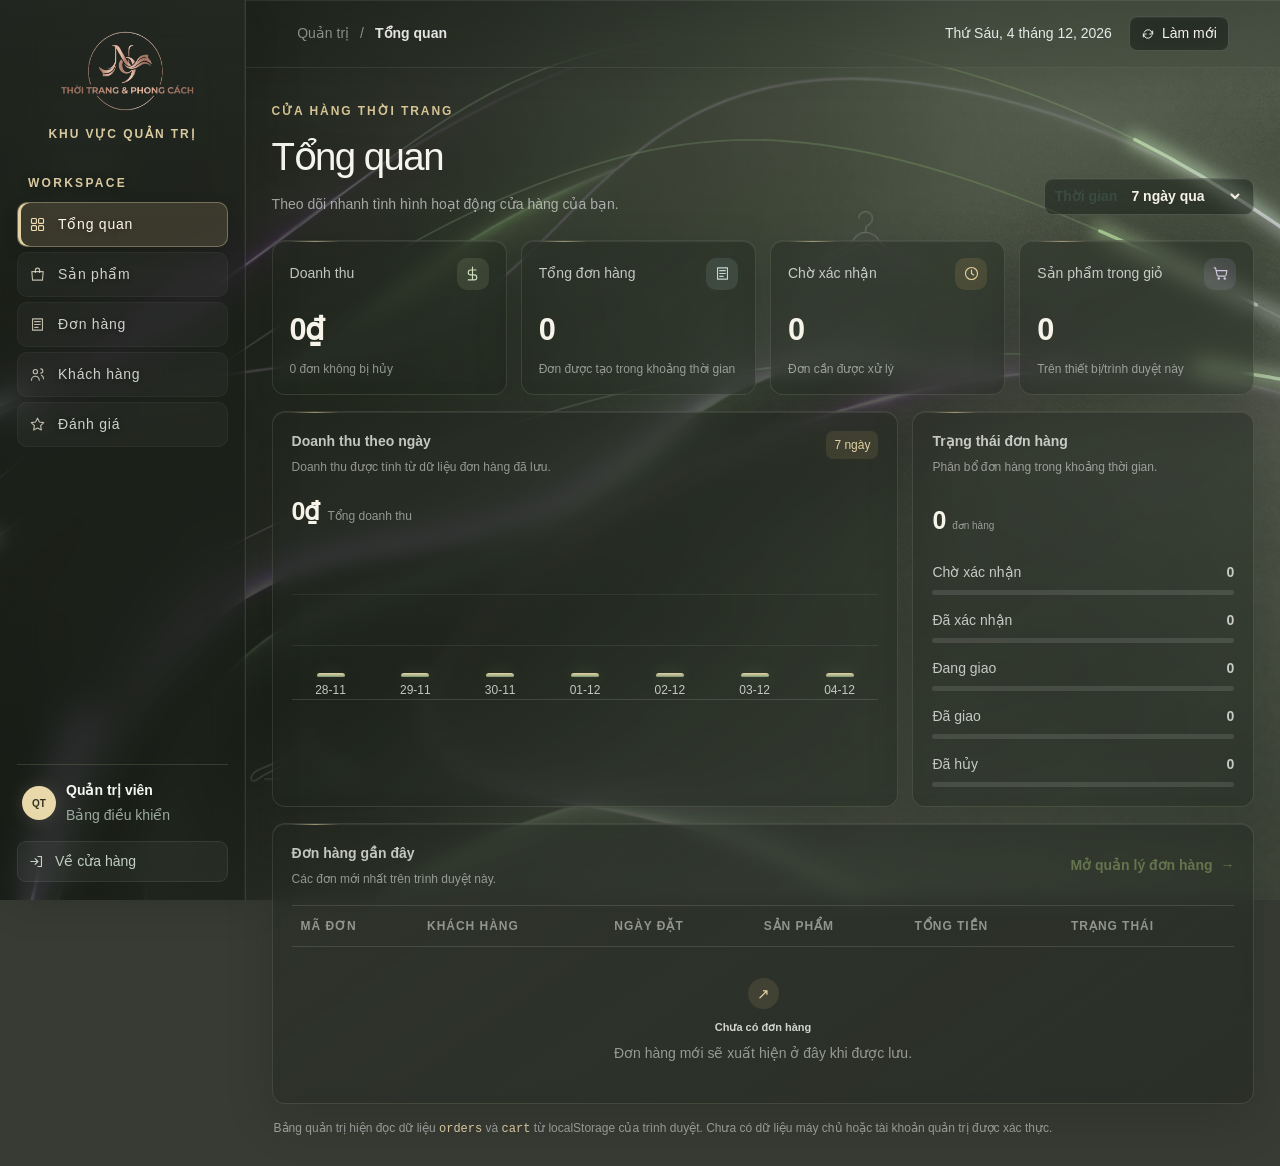
<file: GiaoDien/QuanTri/TongQuan/index.html>
<!DOCTYPE html>
<html lang="vi">
<head>
  <meta charset="utf-8">
  <meta name="viewport" content="width=device-width, initial-scale=1">
  <meta name="theme-color" content="#f4f6f3">
  <meta name="description" content="Tổng quan hoạt động cửa hàng thời trang dành cho quản trị viên.">
  <title>Tổng quan quản trị | Thời trang</title>
  <link rel="stylesheet" href="style.css">
  <script src="../../DungChung/admin-nav.js" defer></script>
  <script src="app.js" defer></script>
</head>
<body>
  <div class="admin-shell">
    <svg class="flow-ribbons" viewBox="0 0 1024 572" preserveAspectRatio="xMidYMid slice" aria-hidden="true" focusable="false">
      <defs>
        <linearGradient id="ribbon-spectrum" x1="0" y1="0" x2="1" y2=".2">
          <stop offset="0" stop-color="#c27bff"/>
          <stop offset=".34" stop-color="#c9e8d6"/>
          <stop offset=".68" stop-color="#baff88"/>
          <stop offset="1" stop-color="#e6d6ff"/>
        </linearGradient>
        <filter id="ribbon-blur"><feGaussianBlur stdDeviation="5"/></filter>
      </defs>
      <g>
        <path class="ribbon-base" d="M-24 292 C112 268 175 229 273 160 S431 22 570 24 C735 27 887 97 1048 251"/>
        <path class="ribbon-glow" d="M-24 292 C112 268 175 229 273 160 S431 22 570 24 C735 27 887 97 1048 251"/>
        <path class="ribbon-light" d="M-24 292 C112 268 175 229 273 160 S431 22 570 24 C735 27 887 97 1048 251"/>
      </g>
      <g>
        <path class="ribbon-base" d="M-30 404 C105 366 165 284 245 232 C322 182 391 130 496 101 C638 61 771 121 1050 270"/>
        <path class="ribbon-glow ribbon--two" d="M-30 404 C105 366 165 284 245 232 C322 182 391 130 496 101 C638 61 771 121 1050 270"/>
        <path class="ribbon-light ribbon--two" d="M-30 404 C105 366 165 284 245 232 C322 182 391 130 496 101 C638 61 771 121 1050 270"/>
      </g>
      <g>
        <path class="ribbon-base" d="M120 598 C146 476 170 387 262 342 C358 295 451 253 569 237 C742 214 886 222 1050 274"/>
        <path class="ribbon-glow ribbon--three" d="M120 598 C146 476 170 387 262 342 C358 295 451 253 569 237 C742 214 886 222 1050 274"/>
        <path class="ribbon-light ribbon--three" d="M120 598 C146 476 170 387 262 342 C358 295 451 253 569 237 C742 214 886 222 1050 274"/>
      </g>
    </svg>
    <aside class="sidebar" aria-label="Điều hướng quản trị">
      <a class="admin-brand" href="../TongQuan/index.html" aria-label="Tổng quan quản trị">
        <img class="brand-logo" src="../../Images/logo-thoi-trang.png" alt="Thời Trang & Phong Cách">
        <span class="brand-copy"><strong>KHU VỰC QUẢN TRỊ</strong></span>
      </a>

      <div class="sidebar-label">WORKSPACE</div>
      <nav class="admin-nav">
        <a class="admin-nav-link is-active" href="../TongQuan/index.html" aria-current="page">
          <svg viewBox="0 0 24 24" aria-hidden="true"><rect x="3.5" y="3.5" width="7" height="7" rx="1.5"/><rect x="13.5" y="3.5" width="7" height="7" rx="1.5"/><rect x="3.5" y="13.5" width="7" height="7" rx="1.5"/><rect x="13.5" y="13.5" width="7" height="7" rx="1.5"/></svg>
          <span>Tổng quan</span>
        </a>
        <a class="admin-nav-link" href="../SanPham/index.html">
          <svg viewBox="0 0 24 24" aria-hidden="true"><path d="M4 8h16l-1 12H5L4 8Z"/><path d="M9 9V6a3 3 0 0 1 6 0v3"/></svg>
          <span>Sản phẩm</span>
        </a>
        <a class="admin-nav-link" href="../DonHang/index.html">
          <svg viewBox="0 0 24 24" aria-hidden="true"><path d="M5 4h14v16H5z"/><path d="M8 8h8M8 12h8m-8 4h5"/></svg>
          <span>Đơn hàng</span>
        </a>
        <a class="admin-nav-link" href="../KhachHang/index.html">
          <svg viewBox="0 0 24 24" aria-hidden="true"><circle cx="9" cy="8" r="3"/><path d="M3.5 20a5.5 5.5 0 0 1 11 0m2-10a3 3 0 1 0 0-6m1 9a5.4 5.4 0 0 1 3 4.9"/></svg>
          <span>Khách hàng</span>
        </a>
        <a class="admin-nav-link" href="../DanhGia/index.html">
          <svg viewBox="0 0 24 24" aria-hidden="true"><path d="m12 3 2.7 5.5 6.1.9-4.4 4.3 1 6.1-5.4-2.9-5.4 2.9 1-6.1-4.4-4.3 6.1-.9L12 3Z"/></svg>
          <span>Đánh giá</span>
        </a>
      </nav>

      <div class="sidebar-bottom">
        <div class="admin-profile">
          <span class="profile-avatar" aria-hidden="true">QT</span>
          <span class="profile-copy"><strong>Quản trị viên</strong><small>Bảng điều khiển</small></span>
        </div>
        <a class="store-link" href="../../index.html">
          <svg viewBox="0 0 24 24" aria-hidden="true"><path d="M14 5h5v14h-5M10 8l4 4-4 4m4-4H4"/></svg>
          <span>Về cửa hàng</span>
        </a>
      </div>
    </aside>

    <main class="dashboard">
      <header class="topbar">
        <div class="breadcrumbs"><span>Quản trị</span><span aria-hidden="true">/</span><strong>Tổng quan</strong></div>
        <div class="topbar-actions">
          <span class="today-label" id="today-label"></span>
          <button class="refresh-button" id="refresh-button" type="button" aria-label="Làm mới số liệu">
            <svg viewBox="0 0 24 24" aria-hidden="true"><path d="M20 7v5h-5M4 17v-5h5"/><path d="M5.6 9a7 7 0 0 1 11.8-2L20 12M4 12l2.6 5a7 7 0 0 0 11.8-2"/></svg>
            <span>Làm mới</span>
          </button>
        </div>
      </header>

      <section class="dashboard-content">
        <div class="page-heading">
          <div>
            <p class="eyebrow">CỬA HÀNG THỜI TRANG</p>
            <h1>Tổng quan</h1>
            <p class="page-subtitle">Theo dõi nhanh tình hình hoạt động cửa hàng của bạn.</p>
          </div>
          <label class="period-select">
            <span>Thời gian</span>
            <select id="period-select" aria-label="Chọn khoảng thời gian">
              <option value="7">7 ngày qua</option>
              <option value="30">30 ngày qua</option>
              <option value="all">Toàn thời gian</option>
            </select>
          </label>
        </div>

        <div class="dashboard-error" id="dashboard-error" role="alert" hidden></div>

        <section class="stats-grid" aria-label="Chỉ số cửa hàng">
          <article class="stat-card">
            <div class="stat-topline"><span>Doanh thu</span><span class="stat-icon stat-icon--green" aria-hidden="true">
              <svg viewBox="0 0 24 24"><path d="M12 3v18m5-14H9.5a3.5 3.5 0 0 0 0 7h5a3.5 3.5 0 0 1 0 7H6"/></svg>
            </span></div>
            <strong class="stat-value" id="revenue-value">—</strong>
            <span class="stat-caption" id="revenue-caption">Đơn hàng trong khoảng thời gian</span>
          </article>
          <article class="stat-card">
            <div class="stat-topline"><span>Tổng đơn hàng</span><span class="stat-icon stat-icon--blue" aria-hidden="true">
              <svg viewBox="0 0 24 24"><path d="M5 4h14v16H5z"/><path d="M8 8h8M8 12h8m-8 4h5"/></svg>
            </span></div>
            <strong class="stat-value" id="orders-value">—</strong>
            <span class="stat-caption">Đơn được tạo trong khoảng thời gian</span>
          </article>
          <article class="stat-card">
            <div class="stat-topline"><span>Chờ xác nhận</span><span class="stat-icon stat-icon--amber" aria-hidden="true">
              <svg viewBox="0 0 24 24"><circle cx="12" cy="12" r="8.5"/><path d="M12 7v5l3 2"/></svg>
            </span></div>
            <strong class="stat-value" id="pending-value">—</strong>
            <span class="stat-caption">Đơn cần được xử lý</span>
          </article>
          <article class="stat-card">
            <div class="stat-topline"><span>Sản phẩm trong giỏ</span><span class="stat-icon stat-icon--violet" aria-hidden="true">
              <svg viewBox="0 0 24 24"><path d="M3 4h2l2.1 10.1a2 2 0 0 0 2 1.6h8.8a2 2 0 0 0 1.9-1.4L21 8H6"/><circle cx="9.5" cy="19" r="1"/><circle cx="18" cy="19" r="1"/></svg>
            </span></div>
            <strong class="stat-value" id="cart-value">—</strong>
            <span class="stat-caption">Trên thiết bị/trình duyệt này</span>
          </article>
        </section>

        <section class="overview-grid" aria-label="Phân tích cửa hàng">
          <article class="panel revenue-panel">
            <div class="panel-heading">
              <div><h2>Doanh thu theo ngày</h2><p>Doanh thu được tính từ dữ liệu đơn hàng đã lưu.</p></div>
              <span class="panel-period" id="chart-period">7 ngày</span>
            </div>
            <div class="chart-summary"><strong id="chart-total">—</strong><span>Tổng doanh thu</span></div>
            <div class="revenue-chart" id="revenue-chart" role="img" aria-label="Biểu đồ doanh thu theo ngày"></div>
          </article>

          <article class="panel status-panel">
            <div class="panel-heading">
              <div><h2>Trạng thái đơn hàng</h2><p>Phân bổ đơn hàng trong khoảng thời gian.</p></div>
            </div>
            <div class="status-total"><strong id="status-total">—</strong><span>đơn hàng</span></div>
            <div class="status-list" id="status-list"></div>
          </article>
        </section>

        <section class="panel recent-panel" aria-labelledby="recent-title">
          <div class="panel-heading recent-heading">
            <div><h2 id="recent-title">Đơn hàng gần đây</h2><p>Các đơn mới nhất trên trình duyệt này.</p></div>
            <a class="text-link" href="../DonHang/index.html">Mở quản lý đơn hàng <span aria-hidden="true">→</span></a>
          </div>
          <div class="table-wrap">
            <table>
              <thead><tr><th>MÃ ĐƠN</th><th>KHÁCH HÀNG</th><th>NGÀY ĐẶT</th><th>SẢN PHẨM</th><th>TỔNG TIỀN</th><th>TRẠNG THÁI</th></tr></thead>
              <tbody id="recent-orders"></tbody>
            </table>
          </div>
          <div class="table-empty" id="orders-empty" hidden>
            <span class="empty-icon" aria-hidden="true">↗</span>
            <strong>Chưa có đơn hàng</strong>
            <span>Đơn hàng mới sẽ xuất hiện ở đây khi được lưu.</span>
          </div>
        </section>

        <p class="data-note">Bảng quản trị hiện đọc dữ liệu <code>orders</code> và <code>cart</code> từ localStorage của trình duyệt. Chưa có dữ liệu máy chủ hoặc tài khoản quản trị được xác thực.</p>
      </section>
    </main>
  </div>
</body>
</html>
</file>
<file: GiaoDien/style.css>
/* ── design unit: 1u === 1px on the 1600 × 880 reference frame ───────── */
  :root{
    --u: calc(100vw / 1600);

    --ink:            #ffffff;
    --ink-soft:       rgba(255,255,255,.62);
    --ink-faint:      rgba(255,255,255,.44);
    --rule:           rgba(255,255,255,.055);

    --card:           #f2f3ef;
    --card-ink:       #23261f;
    --card-label:     #7c8177;

    --ease: cubic-bezier(.22,.61,.36,1);
    --ease-out: cubic-bezier(.16,1,.3,1);
  }
  @media (min-width:1900px){ :root{ --u: calc(1900px / 1600); } }

  *,*::before,*::after{ box-sizing:border-box; margin:0; padding:0; }
  [hidden]{ display:none !important; }

  html{
    background:#383b34 url("Images/nen-thoi-trang.png") center / cover fixed no-repeat;
  }
  body{
    font-family:'Lexend',-apple-system,BlinkMacSystemFont,'Segoe UI',sans-serif;
    font-weight:300;
    color:var(--ink);
    background:
      linear-gradient(rgba(24,28,20,.52), rgba(24,28,20,.7)),
      url("Images/nen-thoi-trang.png") center / cover fixed no-repeat,
      #383b34;
    overflow-x:hidden;
    -webkit-font-smoothing:antialiased;
    -moz-osx-font-smoothing:grayscale;
  }

  /* ── hero shell ──────────────────────────────────────────────────────── */
  .hero{
    position:relative;
    width:100%;
    height:100svh;
    min-height:calc(880 * var(--u));
    overflow:hidden;
    isolation:isolate;
    /* the reference screen reads a near-flat #4a4d44 corner to corner —
       all the modelling comes from the light pool the root sits in */
    background:
      linear-gradient(rgba(24,28,20,.24), rgba(24,28,20,.24)),
      url("Images/nen-thoi-trang.png") center / cover no-repeat,
      #4a4d44;
  }
  /* The floor of light the root stands in. Sampled off the reference: the
     background climbs from 73 luma at the nav to ~128 at y 850, brightest
     around the middle of the bottom edge. */
  .hero::after{
    content:'';
    position:absolute; inset:0;
    background:
      radial-gradient(72% 44% at 50% 117%, rgba(238,243,231,.14) 0%, rgba(238,243,231,.07) 42%, rgba(238,243,231,.02) 72%, rgba(238,243,231,0) 88%),
      linear-gradient(180deg, rgba(238,243,231,0) 54%, rgba(238,243,231,.02) 78%, rgba(238,243,231,.05) 100%);
    pointer-events:none; z-index:0;
  }
  .flow-ribbons{
    position:absolute; inset:0; z-index:1;
    width:100%; height:100%;
    pointer-events:none;
    opacity:.82;
  }
  .flow-ribbons .ribbon-base,
  .flow-ribbons .ribbon-glow,
  .flow-ribbons .ribbon-light{
    fill:none; stroke:url(#ribbon-spectrum); stroke-linecap:round;
  }
  .flow-ribbons .ribbon-base{ stroke-width:1.2; opacity:.19; }
  .flow-ribbons .ribbon-glow{
    stroke-width:10; stroke-dasharray:150 780; opacity:.48;
    filter:url(#ribbon-blur);
    animation:ribbon-flow 13s linear infinite;
  }
  .flow-ribbons .ribbon-light{
    stroke-width:2.2; stroke-dasharray:110 820; opacity:.82;
    animation:ribbon-flow 13s linear infinite;
  }
  .flow-ribbons .ribbon--two{ animation-delay:-4.5s; }
  .flow-ribbons .ribbon--three{ animation-delay:-8s; }
  @keyframes ribbon-flow{
    to{ stroke-dashoffset:-930; }
  }

  /* The whole composition lives on a centred 1600 × 880 stage.
     Centred with margins rather than a transform on purpose: a transform would
     open a stacking context and trap every child below #scene. */
  .stage{
    position:absolute; left:50%; top:50%;
    margin-left:calc(-800 * var(--u));
    margin-top:calc(-440 * var(--u));
    width:calc(1600 * var(--u));
    height:calc(880 * var(--u));
  }

  /* ── column guides (z 1) ─────────────────────────────────────────────── */
  .guides{ position:absolute; inset:calc(-40 * var(--u)) 0; z-index:1; pointer-events:none; }
  .guides i{
    position:absolute; top:0; bottom:0; width:1px;
    background:linear-gradient(180deg, rgba(255,255,255,0) 0%, var(--rule) 12%, var(--rule) 78%, rgba(255,255,255,0) 100%);
  }

  /* ── ghost wordmark (z 1) ────────────────────────────────────────────── */
  .ghost{
    position:absolute; z-index:1;
    left:calc(6 * var(--u)); bottom:calc(-64 * var(--u));
    font-size:calc(310 * var(--u));
    line-height:.78;
    font-weight:400;
    letter-spacing:calc(30 * var(--u));
    color:rgba(255,255,255,.055);
    white-space:nowrap; user-select:none; pointer-events:none;
  }

  /* ── three.js canvas (z 3 — above card 1, below everything else) ─────── */
  #scene{
    position:absolute; inset:0; z-index:3;
    width:100%; height:100%;
    pointer-events:none;
    opacity:0; transition:opacity .7s var(--ease);
  }
  .is-ready #scene{ opacity:1; }

  /* ── nav: a floating dock (z 5) ──────────────────────────────────────
     A centred capsule of pills that magnify as the pointer nears them, over
     a rim highlight that tracks where the pointer is — the dock idiom from
     ascii-page-transition, in this page's palette and unit system.
     The wrapper does the centring so the capsule itself is free to carry the
     pointer-parallax transform; putting both on one element means whichever
     is written last wins and the dock jumps out of centre. */
  .dock-wrap{
    position:absolute; z-index:5;
    top:calc(38 * var(--u)); left:0; right:0;
    display:flex; justify-content:center;
    pointer-events:none;
  }
  .brand-logo{
    position:absolute; top:50%; left:calc(58 * var(--u));
    display:block; width:clamp(120px, calc(220 * var(--u)), 240px);
    transform:translateY(-50%);
    pointer-events:auto;
  }
  .brand-logo img{ display:block; width:100%; height:auto; }
  .dock-actions{
    position:absolute; top:50%; right:calc(58 * var(--u));
    display:flex; align-items:center; gap:calc(10 * var(--u));
    transform:translateY(-50%);
    pointer-events:auto;
  }
  .dock-action{
    display:grid; place-items:center;
    width:calc(40 * var(--u)); height:calc(40 * var(--u));
    border:1px solid rgba(255,255,255,.11);
    border-radius:calc(11 * var(--u));
    background:rgba(34,40,31,.74); color:var(--ink);
    box-shadow:0 calc(6 * var(--u)) calc(16 * var(--u)) rgba(10,14,8,.22);
    text-decoration:none; cursor:pointer;
    transition:background .18s var(--ease), border-color .18s var(--ease), transform .18s var(--ease);
  }
  .dock-action:hover{
    background:rgba(255,255,255,.14); border-color:rgba(255,255,255,.3);
    transform:translateY(calc(-2 * var(--u)));
  }
  .dock-action[aria-pressed="true"]{
    border-color:rgba(255,255,255,.28);
    background:rgba(255,255,255,.12);
  }
  .dock-action svg{
    display:block; width:calc(17 * var(--u)); height:calc(17 * var(--u));
    fill:none; stroke:currentColor; stroke-width:1.5;
    stroke-linecap:round; stroke-linejoin:round;
  }
  .dock{
    pointer-events:auto;
    display:flex; align-items:flex-start; gap:calc(3 * var(--u));
    height:calc(46 * var(--u));
    padding:calc(5 * var(--u));
    border-radius:calc(14 * var(--u));
    border:1px solid rgba(255,255,255,.11);
    /* No backdrop-filter. It sits over a canvas that repaints every frame,
       so the backdrop has to be re-sampled and re-blurred every frame too —
       measured at ~20 fps off the whole page, and the radius made no
       difference because the cost is the extra pass, not the blur. A
       translucent panel with a lit top edge reads the same at this size. */
    background:
      linear-gradient(180deg, rgba(255,255,255,.055), rgba(255,255,255,0) 42%),
      rgba(34,40,31,.74);
    box-shadow:0 calc(8 * var(--u)) calc(22 * var(--u)) rgba(10,14,8,.30),
               inset 0 1px rgba(255,255,255,.06);
    isolation:isolate;
  }
  /* Anchored at the top so growth runs downward, out of the headline's way —
     a dock that grew from its centre would push into the nav's own row. */
  .dock-item{
    position:relative; z-index:6;
    display:inline-flex; align-items:center; justify-content:center;
    flex:none;
    height:calc(36 * var(--u));
    gap:calc(8 * var(--u));
    padding:0 calc(13 * var(--u));
    transform-origin:50% 0;
    border:1px solid transparent;
    border-radius:calc(10 * var(--u));
    background:rgba(255,255,255,.04);
    color:var(--ink-faint);
    text-decoration:none; cursor:pointer;
    font-family:inherit;
    font-size:calc(11 * var(--u)); font-weight:500;
    letter-spacing:calc(1.5 * var(--u)); text-transform:uppercase;
    white-space:nowrap;
    will-change:width,height,transform;
    transition:color .18s var(--ease), border-color .2s var(--ease), background .2s var(--ease);
  }
  /* A magnified pill hangs below the capsule, so it needs to be its own
     opaque tile — a translucent white wash at that size reads as a milky
     rectangle stuck to the bar rather than as a key lifting off it. */
  .dock-item[data-near="true"]{
    z-index:7;
    color:var(--ink);
    border-color:rgba(255,255,255,.19);
    background:rgba(31,37,28,.94);
    box-shadow:0 calc(7 * var(--u)) calc(16 * var(--u)) rgba(10,14,8,.30);
  }
  /* the current section wears the cards' paper, so the nav and the cards
     read as the same material */
  .dock-item.is-active{
    background:var(--card); border-color:var(--card); color:var(--card-ink);
    box-shadow:0 calc(6 * var(--u)) calc(16 * var(--u)) rgba(12,17,9,.24);
  }
  .dock-item.is-active .glyph{ opacity:.8; }
  .dock-item--enter{ color:var(--ink); background:rgba(255,255,255,.075); }

  /* ── specular rim ────────────────────────────────────────────────────
     A conic gradient masked down to the border, whose start angle points at
     the pointer and whose opacity falls off with distance. It is the reason
     the glass reads as a lit edge rather than as a flat translucent box. */
  [data-spec]{ --spec-angle:2.4rad; --spec-bright:0; }
  [data-spec]::after{
    content:''; position:absolute; inset:-1px; z-index:5;
    padding:1px; border-radius:inherit; pointer-events:none;
    opacity:var(--spec-bright);
    background:conic-gradient(from var(--spec-angle) at 50% 50%,
      rgba(240,246,232,0) 0deg, rgba(240,246,232,.08) 14deg, rgba(240,246,232,.95) 28deg,
      rgba(240,246,232,.16) 46deg, rgba(240,246,232,0) 68deg, rgba(240,246,232,0) 180deg,
      rgba(240,246,232,.08) 194deg, rgba(240,246,232,.95) 208deg, rgba(240,246,232,.16) 226deg,
      rgba(240,246,232,0) 248deg, rgba(240,246,232,0) 360deg);
    -webkit-mask:linear-gradient(#000 0 0) content-box, linear-gradient(#000 0 0);
            mask:linear-gradient(#000 0 0) content-box, linear-gradient(#000 0 0);
    -webkit-mask-composite:xor; mask-composite:exclude;
  }
  .dock{ position:relative; }

  /* ── hero copy (z 4) ─────────────────────────────────────────────────── */
  .headline{
    position:absolute; z-index:4;
    left:calc(46 * var(--u)); top:calc(202 * var(--u));
    font-size:calc(63 * var(--u)); line-height:calc(65 * var(--u));
    font-weight:300; letter-spacing:calc(-0.4 * var(--u));
    color:var(--ink);
  }
  /* No overflow clip: cropping a 63u face to wipe it in cuts the descenders
     of "Step" and "living" at the moment they land. The padding stays even
     though the clip is gone — it set the two lines' metrics, and removing it
     would shift line two. */
  .headline span{ display:block; padding-bottom:.04em; }
  .headline span i{ display:inline-block; font-style:normal; }

  .lede{
    position:absolute; z-index:4;
    left:calc(520 * var(--u)); top:calc(196 * var(--u));
    width:calc(208 * var(--u));
    font-size:calc(16.5 * var(--u)); line-height:calc(22 * var(--u));
    font-weight:300; color:var(--ink-soft);
  }

  /* ── liquid-metal controls ──────────────────────────────────────────
     The original five-pass WebGL2 renderer now mounts directly in this
     document. Its canvas, sizing, glass plate, shader constants and input
     model are unchanged; only the iframe boundary has been removed. */
  .pill-clip{
    position:absolute; z-index:4;
    left:calc(67 * var(--u)); top:calc(515 * var(--u));
    width:calc(410 * var(--u)); height:calc(270 * var(--u));
    margin:0;
    clip-path:inset(calc(72 * var(--u)) calc(60 * var(--u))
                    calc(26 * var(--u)) calc(60 * var(--u)) round calc(62 * var(--u)));
  }
  .pill{
    position:absolute; inset:0; --mr:calc(150 * var(--u));
    display:grid; place-items:center;
  }

  .liquid-stage{
    --lu:calc(var(--h) / 516);
    --bh:var(--h);
    --pad:calc(900 * var(--lu));
    position:relative;
    width:max-content; height:max-content;
    padding:var(--pad);
    display:grid; place-items:center;
    touch-action:manipulation;
    font-family:'Lexend','Inter',-apple-system,BlinkMacSystemFont,'Helvetica Neue',Arial,sans-serif;
    font-optical-sizing:auto;
    -webkit-font-smoothing:antialiased;
  }
  .liquid-stage--explore{ --h:calc(60.156 * var(--u)); }
  .liquid-stage--play{ --h:calc(88.2288 * var(--u)); }

  .liquid-plate{
    position:absolute;
    inset:var(--pad);
    border-radius:999px;
    background:
      linear-gradient(180deg, rgba(255,255,255,.085), rgba(255,255,255,.014) 44%, rgba(255,255,255,0) 64%),
      rgba(10,12,10,.42);
    box-shadow:
      0 calc(var(--h) * 0.08) calc(var(--h) * 0.18) rgba(0,0,0,.38),
      0 calc(var(--h) * 0.24) calc(var(--h) * 0.50) rgba(0,0,0,.28),
      0 calc(var(--h) * 0.48) calc(var(--h) * 0.96) rgba(0,0,0,.16),
      inset 0 1px 0 rgba(255,255,255,.13),
      inset 0 calc(var(--h) * -0.02) calc(var(--h) * 0.05) rgba(255,255,255,.05);
    transition:box-shadow .38s cubic-bezier(.22,.61,.36,1),
               background .38s cubic-bezier(.22,.61,.36,1);
  }
  .liquid-stage.hot .liquid-plate{
    background:
      linear-gradient(180deg, rgba(255,255,255,.105), rgba(255,255,255,.02) 44%, rgba(255,255,255,0) 64%),
      rgba(8,10,8,.50);
    box-shadow:
      0 calc(var(--h) * 0.10) calc(var(--h) * 0.22) rgba(0,0,0,.44),
      0 calc(var(--h) * 0.32) calc(var(--h) * 0.66) rgba(0,0,0,.34),
      0 calc(var(--h) * 0.66) calc(var(--h) * 1.32) rgba(0,0,0,.20),
      inset 0 1px 0 rgba(255,255,255,.17),
      inset 0 calc(var(--h) * -0.02) calc(var(--h) * 0.05) rgba(255,255,255,.06);
  }
  .liquid-fx{ position:absolute; inset:0; width:100%; height:100%; display:block; }

  .liquid-button{
    position:relative;
    height:var(--bh);
    border:0; background:none;
    border-radius:999px;
    display:flex; align-items:center; justify-content:center;
    color:#fff;
    font-family:inherit; font-weight:500; line-height:1; letter-spacing:0;
    cursor:pointer; -webkit-tap-highlight-color:transparent; outline:none;
  }
  .liquid-button:focus-visible{
    outline:calc(4 * var(--lu)) solid rgba(255,255,255,.55);
    outline-offset:calc(10 * var(--lu));
  }
  .liquid-button .ico{ display:block; flex:none; overflow:visible; }
  .liquid-button .lbl{ display:block; transform:translateY(calc(2 * var(--lu))); }
  .liquid-button--explore{
    padding:0 calc(224 * var(--lu)) 0 calc(95 * var(--lu));
    gap:calc(112 * var(--lu));
    font-size:calc(140 * var(--lu));
  }
  .liquid-button--explore .ico{
    width:calc(150 * var(--lu)); height:calc(150 * var(--lu));
  }
  .liquid-button--play{
    width:var(--bh); height:var(--bh); padding:0;
  }
  .liquid-button--play .ico{
    width:calc(176 * var(--lu)); height:calc(176 * var(--lu));
    margin-left:calc(14 * var(--lu));
  }
  .liquid-button--play .lbl{ display:none; }
  .liquid-stage.press .liquid-plate{
    background:
      linear-gradient(180deg, rgba(255,255,255,.07), rgba(255,255,255,.01) 44%, rgba(255,255,255,0) 64%),
      rgba(7,9,7,.55);
    box-shadow:
      0 calc(var(--h) * 0.04) calc(var(--h) * 0.11) rgba(0,0,0,.46),
      0 calc(var(--h) * 0.13) calc(var(--h) * 0.32) rgba(0,0,0,.36),
      0 calc(var(--h) * 0.27) calc(var(--h) * 0.62) rgba(0,0,0,.22),
      inset 0 1px 0 rgba(255,255,255,.10);
    transition-duration:.10s;
  }

  /* ── play button (z 4) ─────────────────────────────────────────────── */
  .play-wrap{
    position:absolute; z-index:4; pointer-events:none;
    left:calc(187 * var(--u)); top:calc(431 * var(--u));
    width:calc(170 * var(--u)); height:calc(170 * var(--u));
  }
  .play-wrap > *{ pointer-events:auto; }
  .play-clip{
    position:absolute; left:50%; top:50%;
    width:calc(396 * var(--u)); height:calc(396 * var(--u));
    margin:calc(-198 * var(--u)) 0 0 calc(-198 * var(--u));
    clip-path:inset(calc(131 * var(--u)) calc(106 * var(--u))
                    calc(73 * var(--u)) calc(106 * var(--u)) round calc(92 * var(--u)));
  }
  .play-glass{ position:absolute; inset:0; display:grid; place-items:center; }
  .play-ring{
    position:absolute; inset:0; pointer-events:none;
    border:1px solid rgba(255,255,255,.17); border-radius:50%;
  }
  .play-ring::after{
    content:''; position:absolute; inset:calc(-1 * var(--u));
    border:1px solid rgba(255,255,255,.32); border-radius:50%;
    opacity:0; transform:scale(.86);
    transition:opacity .7s var(--ease), transform .9s var(--ease-out);
  }
  .play-clip:hover ~ .play-ring::after,
  .play-clip:focus-within ~ .play-ring::after{ opacity:1; transform:scale(1.06); }

  /* ── cards ───────────────────────────────────────────────────────────── */
  .card{
    position:absolute;
    background:var(--card); border-radius:calc(46 * var(--u));
    box-shadow:0 calc(30 * var(--u)) calc(70 * var(--u)) rgba(16,21,13,.30);
    transition:box-shadow .8s var(--ease);
  }
  /* No z-index here on purpose. z-index:auto keeps the card out of its own
     stacking context, so the body paints under #scene (the moss drapes over
     its shoulder) while .knob, at z 4, still sits in front of the moss. */
  .card--about{
    left:calc(890 * var(--u)); top:calc(200 * var(--u));
    width:calc(330 * var(--u)); height:calc(305 * var(--u));
  }
  .card--stove{
    z-index:4; will-change:transform;
    left:calc(1237 * var(--u)); top:calc(482 * var(--u));
    width:calc(328 * var(--u)); height:calc(310 * var(--u));
  }
  .card .label{
    position:absolute; left:calc(38 * var(--u));
    font-size:calc(15.5 * var(--u)); font-weight:300; color:var(--card-label);
  }
  .card h2{
    position:absolute; left:calc(38 * var(--u));
    font-size:calc(26.2 * var(--u)); line-height:calc(27 * var(--u));
    font-weight:400; letter-spacing:calc(-0.5 * var(--u)); color:var(--card-ink);
  }
  .card--about .label{ top:calc(152 * var(--u)); }
  .card--about h2{ top:calc(177 * var(--u)); width:calc(142 * var(--u)); }
  .card--stove .label{ top:calc(45 * var(--u)); }
  .card--stove h2{ top:calc(70 * var(--u)); }
  /* Both cards carry a plate. The Field Note reads downward — label, title,
     then the photograph — so its window sits at the foot of the card; the
     Ethos card reads the other way up, so its window is at the head and the
     copy sits under it. Same frame, mirrored. */
  .card figure{
    position:absolute; left:calc(14 * var(--u)); right:calc(14 * var(--u));
    border-radius:calc(34 * var(--u)); overflow:hidden;
    isolation:isolate; background:#263025;
  }
  .card--stove figure{ bottom:calc(14 * var(--u)); height:calc(158 * var(--u)); }
  .card--about figure{ top:calc(14 * var(--u)); height:calc(122 * var(--u)); }
  /* The plate is its own depth plane. It travels against the card and the
     moss, so the landscape feels like a small window rather than a
     photograph glued to the surface. */
  .portal-media{
    position:absolute; inset:calc(-9 * var(--u)); z-index:1; display:block;
    will-change:transform,clip-path;
    transform:
      perspective(900px)
      translate3d(calc(var(--px,0) * -11px),calc(var(--py,0) * -7px),0)
      rotateY(calc(var(--px,0) * -1.4deg))
      rotateX(calc(var(--py,0) * .9deg));
    transform-origin:50% 50%;
  }
  .portal-media img{
    width:100%; height:100%; object-fit:cover; display:block;
    transform:scale(1.08);
    filter:saturate(.92) contrast(1.03);
    transition:transform 1.25s var(--ease-out),filter .8s var(--ease);
  }
  .card:hover .portal-media img{ transform:scale(1.13); filter:saturate(1.04) contrast(1.04); }
  .pixel-reveal{
    position:absolute; inset:0; z-index:3; width:100%; height:100%;
    pointer-events:none; opacity:0; mix-blend-mode:screen;
  }
  /* The white scan rides the clip edge, so its centre has to travel the
     media element's box, not the figure's — .portal-media is overscanned by
     9u on every side to give the parallax rotation somewhere to go. Offsetting
     by that 9u in calc() rather than by a translate percentage keeps the
     glow on the edge at every breakpoint, whatever size the plate is. */
  .card figure::after{
    content:''; position:absolute; z-index:2;
    filter:blur(calc(2 * var(--u))); opacity:0; pointer-events:none;
    top:0; bottom:0; width:26%; left:calc(-13% - 9 * var(--u));
    background:linear-gradient(90deg,transparent,rgba(229,244,209,.2) 42%,rgba(252,255,246,.72) 54%,transparent);
  }

  .knob-float{
    position:absolute; z-index:4; pointer-events:none;
    left:calc(1142 * var(--u)); top:calc(427 * var(--u));
    width:calc(58 * var(--u)); height:calc(58 * var(--u));
  }
  .knob-float > *{ pointer-events:auto; }
  .knob--about{ left:0; top:0; }
  .card .knob, .knob--about{
    position:absolute; z-index:4; right:calc(20 * var(--u)); bottom:calc(20 * var(--u));
    width:calc(58 * var(--u)); height:calc(58 * var(--u));
    border:0; border-radius:50%; cursor:pointer;
    background:#fbfcf8; display:grid; place-items:center;
    box-shadow:0 calc(6 * var(--u)) calc(16 * var(--u)) rgba(16,21,13,.18);
    transition:transform .5s var(--ease-out), background .4s var(--ease);
  }
  .knob--about{ right:auto; bottom:auto; width:calc(58 * var(--u)); height:calc(58 * var(--u)); }
  .card--stove .knob{ width:calc(54 * var(--u)); height:calc(54 * var(--u)); right:calc(26 * var(--u)); bottom:calc(26 * var(--u)); }
  .card .knob svg, .knob--about svg{
    width:calc(28 * var(--u)); height:calc(28 * var(--u)); display:block;
    color:#30372c; overflow:visible;
  }
  .card .knob .arrow-glow, .knob--about .arrow-glow{
    fill:none; stroke:#35402f; stroke-width:4.4;
    stroke-linecap:round; stroke-linejoin:round; opacity:.92;
  }
  .card .knob .arrow-line, .knob--about .arrow-line{
    fill:none; stroke:url(#arrow-spectrum-about); stroke-width:2.5;
    stroke-linecap:round; stroke-linejoin:round;
    stroke-dasharray:8 6;
    animation:arrow-color-run 1s linear infinite;
  }
  .card--stove .knob .arrow-glow,
  .card--stove .knob .arrow-line{ stroke:url(#arrow-spectrum-stove); }
  @keyframes arrow-color-run{ to{ stroke-dashoffset:-14; } }
  .card .knob:hover, .knob--about:hover{ transform:scale(1.1) rotate(8deg); background:#fff; }
  .card:hover{ box-shadow:0 calc(38 * var(--u)) calc(84 * var(--u)) rgba(16,21,13,.36); }

  /* ── scroll cue (z 4) ────────────────────────────────────────────────── */
  .scroll{
    position:absolute; z-index:4;
    left:calc(846 * var(--u)); top:calc(690 * var(--u));
    display:flex; align-items:center; gap:calc(12 * var(--u));
    writing-mode:vertical-rl;
    font-size:calc(11 * var(--u)); font-weight:400;
    letter-spacing:calc(4.4 * var(--u));
    color:rgba(255,255,255,.5);
    text-transform:uppercase; text-decoration:none;
  }
  .scroll .track{ position:relative; width:1px; height:calc(56 * var(--u)); background:rgba(255,255,255,.18); overflow:hidden; }
  .scroll .track::after{
    content:''; position:absolute; inset:0 0 auto; height:40%;
    background:rgba(255,255,255,.75);
    animation:trickle 2.6s var(--ease) infinite;
  }
  @keyframes trickle{
    0%   { transform:translateY(-105%); opacity:0; }
    22%  { opacity:1; }
    78%  { opacity:1; }
    100% { transform:translateY(255%); opacity:0; }
  }

  /* ── entrance: everything is wiped in behind a mask ───────────────────
     Transform is reserved for the pointer parallax, so the reveal is done
     with clip-path. Once the intro has run, .intro-done drops the clip
     entirely — a live clip-path would open a stacking context on the About
     card and trap its knob under the moss. */
  .js .mask{ clip-path:inset(100% 0 0 0 round var(--mr,0px)); }
  .is-ready .mask{
    clip-path:inset(0 0 0 0 round var(--mr,0px));
    transition:clip-path 1.05s var(--ease-out) var(--d,0ms);
  }
  .js .mask-circle{ clip-path:circle(0% at 50% 50%); }
  .is-ready .mask-circle{
    clip-path:circle(76% at 50% 50%);
    transition:clip-path 1.1s var(--ease-out) var(--d,0ms);
  }
  .js .fade{ opacity:0; }
  .is-ready .fade{ opacity:1; transition:opacity 1.3s var(--ease) var(--d,0ms); }

  .intro-done .mask, .intro-done .mask-circle{ clip-path:none; transition:none; }

  .card{ --mr:calc(46 * var(--u)); }

  /* the dock drops in tile by tile; the capsule itself only fades, because
     a clip on it would cut the pills off as they magnify past its edge */
  .js .dock{ opacity:0; }
  .is-ready .dock{ opacity:1; transition:opacity .8s var(--ease) 80ms; }
  .js .dock-item{ clip-path:inset(0 0 105% 0); }
  .is-ready .dock-item{
    clip-path:inset(0 0 -30% 0);
    transition:clip-path .9s var(--ease-out) var(--d,0ms),
               color .18s var(--ease), border-color .2s var(--ease), background .2s var(--ease);
  }
  .intro-done .dock-item{ clip-path:none; }

  /* A short rise under a fade rather than a full-height wipe: with nothing
     cropping it, a 105% travel would start line one sitting on top of line
     two. .headline itself carries the pointer parallax, so the transform has
     to go on the inner <i>. */
  .js .headline span i{ opacity:0; transform:translateY(calc(16 * var(--u))); }
  .is-ready .headline span i{
    opacity:1; transform:none;
    transition:opacity 1.05s var(--ease) var(--d,0ms),
               transform 1.25s var(--ease-out) var(--d,0ms);
  }

  /* Each plate resolves like a low-bandwidth botanical transmission: a
     stepped clip exposes the photograph while sampled pixel-dots gather along
     the advancing edge (the dots themselves are painted by canvas).
     Both plates scan across, the Ethos one a beat ahead of the Field Note. */
  .js .portal-media{ clip-path:inset(0 100% 0 0 round calc(25 * var(--u))); }
  .is-ready .card--about .portal-media{ animation:portal-cut 1.45s steps(12,end) .92s both; }
  .is-ready .card--stove .portal-media{ animation:portal-cut 1.45s steps(12,end) 1.08s both; }
  .is-ready .card--about figure::after{ animation:portal-scan 1.45s steps(12,end) .92s both; }
  .is-ready .card--stove figure::after{ animation:portal-scan 1.45s steps(12,end) 1.08s both; }
  .intro-done .portal-media{ clip-path:none; animation:none; }
  @keyframes portal-cut{
    from{ clip-path:inset(0 100% 0 0 round calc(25 * var(--u))); }
    to{ clip-path:inset(0 0 0 0 round calc(25 * var(--u))); }
  }
  /* The glow travels by animating its own offset, not by a translate
     percentage. A translate is a percentage of the glow's width, so the
     distance it covers depends on the plate's proportions — it overshot by
     a quarter of the card here and rode ahead of the edge the whole way.
     In calc() the travel is exactly the media box: 100% of the plate plus
     the 9u of overscan at each end, at every breakpoint. */
  @keyframes portal-scan{
    0%{ left:calc(-13% - 9 * var(--u)); opacity:0; }
    10%{ opacity:.75; }
    88%{ opacity:.55; }
    100%{ left:calc(87% + 9 * var(--u)); opacity:0; }
  }

  /* No clip on the canvas: the root draws itself in behind the survey pulse,
     and a CSS wipe on top of that would be two reveals fighting each other.
     The fade is only here to cover the first compiled frame. */
  .is-ready #scene{ transition:opacity .45s var(--ease); }

  /* ── pointer parallax ────────────────────────────────────────────────
     --px / --py are written on .hero once per frame (-1…1). Each layer
     declares how far it rides (--pd, px at full deflection) and how much
     it turns (--pr, degrees), which is what gives the plane its depth. */
  .par{
    transform:
      perspective(1400px)
      translate3d(calc(var(--px,0) * var(--pd,0) * -1px),
                  calc(var(--py,0) * var(--pd,0) * -0.62px),
                  0)
      rotateY(calc(var(--px,0) * var(--pr,0) * 1deg))
      rotateX(calc(var(--py,0) * var(--pr,0) * -0.7deg));
  }
  /* the floating knob turns about the About card's centre, not its own,
     so it stays glued to the corner it belongs to */
  .knob-float{ transform-origin:calc(-87 * var(--u)) calc(-74.5 * var(--u)); }
  .card--about{ transform-origin:50% 50%; }

  /* ── keyboard focus ──────────────────────────────────────────────────── */
  a:focus-visible, button:focus-visible{
    outline:2px solid rgba(255,255,255,.85);
    outline-offset:calc(4 * var(--u));
    border-radius:calc(6 * var(--u));
  }
  .card .knob:focus-visible, .knob--about:focus-visible, .play:focus-visible{ outline-color:rgba(28,34,22,.9); }

  @media (prefers-reduced-motion:reduce){
    .mask,.mask-circle,.fade,#scene,
    .dock,.dock-item,
    .headline span i{ opacity:1 !important; clip-path:none !important; transform:none !important; transition:none !important; }
    .par{ transform:none !important; }
    .portal-media{ clip-path:none !important; animation:none !important; transform:none !important; }
    .pixel-reveal,.card figure::after{ display:none !important; }
    .portal-media img{ transform:none !important; transition:none !important; }
    .card .knob .arrow-line, .knob--about .arrow-line{ animation:none; }
    .scroll .track::after{ animation:none; }
    #scene{ transition:none; }
    .flow-ribbons .ribbon-glow,
    .flow-ribbons .ribbon-light{ animation:none; }
  }

  /* ── narrow screens: one column, the moss becomes a band between the
        copy and the cards (760 design units wide) ───────────────────────── */
  @media (max-width:900px){
    :root{ --u: calc(100vw / 760); }
    .hero{ height:auto; min-height:100svh; }
    .stage{
      position:relative; left:auto; top:auto; margin:0;
      width:100%; height:calc(1625 * var(--u));
    }
    .hero::after{
      background:
        radial-gradient(90% 30% at 50% 74%, rgba(238,243,231,.40) 0%, rgba(238,243,231,.14) 46%, rgba(238,243,231,0) 82%),
        linear-gradient(180deg, rgba(238,243,231,0) 62%, rgba(238,243,231,.05) 100%);
    }
    .guides i:nth-child(3){ display:none; }
    .guides i:nth-child(1){ left:calc(253 * var(--u)) !important; }
    .guides i:nth-child(2){ left:calc(506 * var(--u)) !important; }

    /* one column: the labels come off and the dock keeps only its glyphs,
       because at this scale the type would be four pixels tall */
    /* Floored with max(), not left on the design unit alone: this breakpoint
       runs from 900px down to 320px, so a pure --u dock is a 24px bar with
       12px targets on a phone. The floor only bites at the small end. */
    .dock-wrap{
      top:calc(30 * var(--u)); justify-content:flex-start;
      padding:0 8px; right:0;
    }
    .brand-logo{ left:8px; width:clamp(88px, 26vw, 112px); }
    .dock{
      height:max(56px, calc(58 * var(--u)));
      padding:max(6px, calc(6 * var(--u)));
      gap:max(4px, calc(4 * var(--u)));
      border-radius:max(17px, calc(18 * var(--u)));
      width:max-content; max-width:calc(100vw - 220px); flex:none;
      margin-left:112px;
      overflow-x:auto; scrollbar-width:none; touch-action:pan-x;
    }
    .dock::-webkit-scrollbar{ display:none; }
    .dock-item{
      height:max(44px, calc(46 * var(--u)));
      width:auto; padding:0 max(9px, calc(11 * var(--u)));
      border-radius:max(12px, calc(13 * var(--u)));
      font-size:max(10px, calc(11 * var(--u)));
      letter-spacing:calc(.5 * var(--u));
    }
    .dock-actions{ right:8px; gap:4px; }
    .dock-action{
      width:44px; height:44px; border-radius:12px;
    }
    .dock-action svg{ width:20px; height:20px; }
    .knob-float{ left:calc(644 * var(--u)); top:calc(1218 * var(--u)); transform-origin:calc(-264 * var(--u)) calc(-43 * var(--u)); }
    .headline{ left:calc(34 * var(--u)); top:calc(128 * var(--u)); font-size:calc(62 * var(--u)); line-height:calc(66 * var(--u)); }
    .lede{ left:calc(34 * var(--u)); top:calc(288 * var(--u)); width:calc(400 * var(--u)); font-size:calc(19 * var(--u)); line-height:calc(27 * var(--u)); }
    /* one column: the frame keeps its aspect, re-anchored to the left rail */
    .pill-clip{
      left:calc(67 * var(--u)); top:calc(515 * var(--u));
      width:calc(506 * var(--u)); height:calc(334 * var(--u));
      margin:0;
      clip-path:inset(calc(93 * var(--u)) calc(74 * var(--u)) calc(1 * var(--u)) calc(74 * var(--u)) round calc(76 * var(--u)));
    }
    .liquid-stage--explore{ --h:calc(74.4152 * var(--u)); }
    .play-wrap{ display:none; }

    .card{ border-radius:calc(40 * var(--u)); }
    .card--about{ left:calc(34 * var(--u)); top:calc(1050 * var(--u)); width:calc(692 * var(--u)); height:calc(250 * var(--u)); }
    .card--about .label{ top:calc(96 * var(--u)); }
    .card--about h2{ top:calc(124 * var(--u)); width:calc(400 * var(--u)); font-size:calc(32 * var(--u)); line-height:calc(36 * var(--u)); }
    .card--stove{ left:calc(34 * var(--u)); top:calc(1324 * var(--u)); width:calc(692 * var(--u)); height:calc(268 * var(--u)); }
    .card--stove h2{ font-size:calc(32 * var(--u)); }
    /* one column: both plates become a thumbnail on the card's outer edge,
       the Ethos one still anchored to the top */
    .card--stove figure{ left:auto; right:calc(16 * var(--u)); bottom:calc(16 * var(--u)); width:calc(300 * var(--u)); height:calc(150 * var(--u)); }
    .card--about figure{ left:auto; right:calc(16 * var(--u)); top:calc(16 * var(--u)); width:calc(224 * var(--u)); height:calc(218 * var(--u)); }
    .card .knob{ right:calc(24 * var(--u)); bottom:calc(24 * var(--u)); }
    .card--stove .knob{ right:calc(30 * var(--u)); bottom:calc(30 * var(--u)); }

    .scroll{ left:calc(702 * var(--u)); top:calc(470 * var(--u)); }
    .ghost{ font-size:calc(184 * var(--u)); letter-spacing:calc(14 * var(--u)); bottom:calc(660 * var(--u)); left:calc(-10 * var(--u)); }
  }
  :root[data-theme="light"]{
    --ink:#292b25;
    --ink-soft:rgba(41,43,37,.72);
    --ink-faint:rgba(41,43,37,.56);
    --rule:rgba(41,43,37,.12);
    --card:#fffefa;
    --card-ink:#23261f;
    --card-label:#72766d;
  }
  html[data-theme="light"]{
    background:#f0eee6 url("Images/nen-thoi-trang.png") center / cover fixed no-repeat;
  }
  html[data-theme="light"] body{
    background:
      linear-gradient(rgba(255,255,255,.27), rgba(255,255,255,.27)),
      url("Images/nen-thoi-trang.png") center / cover fixed no-repeat,
      #f0eee6;
  }
  html[data-theme="light"] body{ color:var(--ink); }
  html[data-theme="light"] .hero{
    background:
      linear-gradient(rgba(255,255,255,.27), rgba(255,255,255,.27)),
      url("Images/nen-thoi-trang.png") center / cover no-repeat,
      #e8e5dc;
  }
  html[data-theme="light"] .hero::after{
    background:
      radial-gradient(72% 44% at 50% 117%, rgba(255,255,255,.18) 0%, rgba(255,255,255,.08) 42%, rgba(255,255,255,.02) 72%, rgba(255,255,255,0) 88%),
      linear-gradient(180deg, rgba(255,255,255,0) 54%, rgba(255,255,255,.025) 78%, rgba(255,255,255,.06) 100%);
  }
  html[data-theme="light"] .flow-ribbons{ opacity:1; }
  html[data-theme="light"] .ghost{ color:rgba(41,43,37,.07); }
  html[data-theme="light"] .dock,
  html[data-theme="light"] .dock-action{
    border-color:rgba(41,43,37,.14);
    background:
      linear-gradient(180deg, rgba(255,255,255,.9), rgba(255,255,255,.72) 42%),
      rgba(250,249,244,.88);
    box-shadow:0 calc(8 * var(--u)) calc(22 * var(--u)) rgba(48,44,32,.12),
               inset 0 1px rgba(255,255,255,.9);
  }
  html[data-theme="light"] .dock-item{
    color:rgba(41,43,37,.7);
    background:rgba(41,43,37,.045);
  }
  html[data-theme="light"] .dock-item[data-near="true"]{
    color:#292b25;
    border-color:rgba(41,43,37,.2);
    background:rgba(255,255,255,.96);
    box-shadow:0 calc(7 * var(--u)) calc(16 * var(--u)) rgba(48,44,32,.14);
  }
  html[data-theme="light"] .dock-item.is-active{
    color:var(--card-ink);
    background:var(--card);
    border-color:var(--card);
  }
  html[data-theme="light"] .dock-item--enter{
    color:#292b25;
    background:rgba(41,43,37,.08);
  }
  html[data-theme="light"] .dock-action[aria-pressed="true"]{
    color:#292b25;
    border-color:rgba(41,43,37,.24);
    background:#fffefa;
  }
  html[data-theme="light"] .scroll{ color:rgba(41,43,37,.62); }
  html[data-theme="light"] .scroll .track{ background:rgba(41,43,37,.18); }
  html[data-theme="light"] .scroll .track::after{ background:rgba(41,43,37,.66); }
  .hero, .dock, .dock-action{ transition:background .4s var(--ease), color .3s var(--ease), border-color .3s var(--ease), transform .18s var(--ease); }
</file>
<file: GiaoDien/QuanTri/DanhGia/style.css>
@import url("../KhachHang/style.css");

.review-note {
  margin: 0 0 14px;
  padding: 10px 13px;
  border: 1px solid rgba(225, 205, 157, .18);
  border-radius: 9px;
  color: rgba(247, 248, 243, .68);
  background: rgba(225, 205, 157, .055);
  font-size: 9px;
  line-height: 1.55;
}

.review-feedback {
  margin: 0 0 14px;
  padding: 10px 13px;
  border: 1px solid rgba(177, 205, 150, .24);
  border-radius: 9px;
  color: #d5e4c7;
  background: rgba(109, 145, 91, .13);
  font-size: 10px;
}

.review-admin-stats {
  display: grid;
  grid-template-columns: repeat(4, minmax(0, 1fr));
  gap: 13px;
  margin-bottom: 16px;
}

.review-admin-stats .product-stat strong {
  font-size: clamp(16px, 2vw, 24px);
}

.review-panel .product-search input {
  width: 225px;
}

.review-panel .product-controls {
  flex-wrap: wrap;
}

.reviews-table th,
.reviews-table td {
  padding-right: 13px;
  padding-left: 13px;
}

.review-product-name,
.review-product-id,
.review-customer-name,
.review-type,
.review-rating,
.review-rating-number {
  display: block;
}

.review-product-name,
.review-customer-name {
  max-width: 175px;
  overflow: hidden;
  color: #f4f1e6;
  font-size: 9px;
  font-weight: 550;
  text-overflow: ellipsis;
}

.review-product-id,
.review-type,
.review-rating-number {
  margin-top: 5px;
  color: rgba(247, 248, 243, .47);
  font-size: 8px;
}

.review-rating {
  color: #e8c66f;
  font-size: 10px;
  letter-spacing: .03em;
  white-space: nowrap;
}

.review-comment-cell {
  min-width: 220px;
  max-width: 330px;
  color: rgba(247, 248, 243, .73) !important;
  font-size: 9px !important;
  line-height: 1.55;
  white-space: normal;
}

@media (max-width: 900px) {
  .review-admin-stats {
    grid-template-columns: repeat(2, minmax(0, 1fr));
  }

  .review-panel .product-toolbar {
    align-items: stretch;
    flex-direction: column;
  }

  .review-panel .product-controls {
    width: 100%;
  }

  .review-panel .product-search {
    flex: 1 1 100%;
  }

  .review-panel .product-search input {
    width: 100%;
  }
}

@media (max-width: 520px) {
  .review-admin-stats {
    gap: 7px;
  }
}
</file>
<file: GiaoDien/QuanTri/DonHang/style.css>
@import url("../SanPham/style.css");

.order-admin-stats {
  display: grid;
  grid-template-columns: repeat(4, minmax(0, 1fr));
  gap: 13px;
  margin-bottom: 16px;
}

.order-panel .product-search input {
  width: 220px;
}

.orders-table th,
.orders-table td {
  padding-right: 14px;
  padding-left: 14px;
}

.admin-order-reference,
.admin-order-date {
  display: block;
}

.admin-order-reference {
  max-width: 180px;
  overflow: hidden;
  color: #f4f1e6;
  font-size: 9px;
  font-weight: 550;
  text-overflow: ellipsis;
}

.admin-order-date {
  margin-top: 5px;
  color: rgba(247, 248, 243, .48);
  font-size: 8px;
}

.admin-customer-cell {
  max-width: 180px;
  overflow: hidden;
  text-overflow: ellipsis;
}

.order-status-select {
  min-height: 30px;
  padding: 0 23px 0 9px;
  border: 1px solid rgba(255, 255, 255, .18);
  border-radius: 7px;
  color: #fffaf0;
  background: rgba(15, 19, 15, .72);
  color-scheme: dark;
  cursor: pointer;
  font-size: 9px;
  font-weight: 600;
}

.order-status-select option {
  color: #1c241d;
  background: #ffffff;
  font-size: 10px;
  font-weight: 600;
}

.row-action--save {
  border-color: rgba(177, 205, 150, .2);
  color: #d5e4c7;
}

.row-action--save:hover {
  border-color: rgba(177, 205, 150, .4);
  color: #eff7e8;
  background: rgba(109, 145, 91, .15);
}

.orders-feedback {
  margin: 0 0 14px;
  padding: 10px 13px;
  border: 1px solid rgba(177, 205, 150, .24);
  border-radius: 9px;
  color: #d5e4c7;
  background: rgba(109, 145, 91, .13);
  font-size: 10px;
}

.order-dialog {
  width: min(600px, calc(100% - 28px));
  max-height: min(90vh, 760px);
  overflow: auto;
  padding: 0;
  border: 1px solid rgba(231, 216, 173, .27);
  border-radius: 17px;
  color: #f7f8f3;
  background: rgba(25, 30, 25, .97);
  box-shadow: 0 26px 90px rgba(0, 0, 0, .55);
}

.order-dialog::backdrop {
  background: rgba(8, 11, 8, .72);
  backdrop-filter: blur(5px);
}

.order-dialog-content {
  padding: 22px;
}

.order-dialog .dialog-heading {
  margin-bottom: 18px;
}

.order-dialog .dialog-heading h2 {
  max-width: 470px;
  overflow-wrap: anywhere;
}

.order-detail-section {
  padding: 16px 0;
  border-top: 1px solid rgba(255, 255, 255, .1);
}

.order-detail-section h3 {
  margin: 0 0 13px;
  color: #f1ecd9;
  font-size: 11px;
  font-weight: 600;
}

.order-detail-grid {
  display: grid;
  grid-template-columns: repeat(2, minmax(0, 1fr));
  gap: 12px;
}

.order-detail-field span,
.order-detail-field strong {
  display: block;
}

.order-detail-field span {
  margin-bottom: 5px;
  color: rgba(247, 248, 243, .49);
  font-size: 8px;
}

.order-detail-field strong {
  overflow-wrap: anywhere;
  color: rgba(247, 248, 243, .86);
  font-size: 10px;
  font-weight: 500;
  line-height: 1.5;
}

.order-detail-items {
  display: grid;
  gap: 10px;
}

.order-detail-item {
  display: flex;
  align-items: flex-start;
  justify-content: space-between;
  gap: 14px;
  color: rgba(247, 248, 243, .75);
  font-size: 9px;
  line-height: 1.5;
}

.order-detail-item strong {
  flex: 0 0 auto;
  color: #ecdfba;
  font-size: 9px;
  font-weight: 550;
}

.order-detail-muted {
  margin: 0;
  color: rgba(247, 248, 243, .53);
  font-size: 9px;
}

.order-detail-summary {
  display: flex;
  align-items: center;
  justify-content: space-between;
  gap: 14px;
  padding-top: 16px;
  border-top: 1px solid rgba(255, 255, 255, .13);
  color: rgba(247, 248, 243, .53);
  font-size: 9px;
}

.order-detail-summary strong {
  color: #ecdfba;
  font-size: 16px;
  font-weight: 550;
}

.order-status-select:focus-visible,
.order-dialog button:focus-visible {
  outline: 2px solid #e4c77f;
  outline-offset: 3px;
}

@media (max-width: 900px) {
  .order-admin-stats {
    grid-template-columns: repeat(2, minmax(0, 1fr));
  }
}

@media (max-width: 760px) {
  .order-panel .product-toolbar {
    align-items: stretch;
    flex-direction: column;
  }

  .order-panel .product-controls {
    width: 100%;
  }

  .order-panel .product-search {
    flex: 1;
  }

  .order-panel .product-search input {
    width: 100%;
  }
}

@media (max-width: 520px) {
  .order-admin-stats {
    gap: 7px;
  }

  .order-dialog-content {
    padding: 18px;
  }

  .order-detail-grid {
    grid-template-columns: 1fr;
  }
}
</file>
<file: GiaoDien/QuanTri/KhachHang/style.css>
@import url("../DonHang/style.css");

.customer-note {
  margin: 0 0 14px;
  padding: 10px 13px;
  border: 1px solid rgba(225, 205, 157, .18);
  border-radius: 9px;
  color: rgba(247, 248, 243, .68);
  background: rgba(225, 205, 157, .055);
  font-size: 9px;
  line-height: 1.55;
}

.customer-admin-stats {
  display: grid;
  grid-template-columns: repeat(4, minmax(0, 1fr));
  gap: 13px;
  margin-bottom: 16px;
}

.customer-admin-stats .product-stat strong {
  font-size: clamp(16px, 2vw, 24px);
}

.customer-panel .product-search input {
  width: 230px;
}

.customers-table th,
.customers-table td {
  padding-right: 14px;
  padding-left: 14px;
}

.customer-identity {
  display: flex;
  min-width: 180px;
  align-items: center;
  gap: 10px;
}

.customer-avatar {
  display: grid;
  width: 34px;
  height: 34px;
  flex: 0 0 auto;
  place-items: center;
  border: 1px solid rgba(201, 232, 214, .19);
  border-radius: 50%;
  color: #dbe8d1;
  background: rgba(142, 173, 128, .17);
  font-size: 9px;
  font-weight: 650;
}

.customer-name-copy,
.customer-contact {
  display: grid;
  min-width: 0;
  gap: 5px;
}

.customer-name,
.customer-contact span {
  max-width: 190px;
  overflow: hidden;
  color: #f4f1e6;
  font-size: 9px;
  font-weight: 550;
  text-overflow: ellipsis;
}

.customer-group,
.customer-contact small {
  overflow: hidden;
  color: rgba(247, 248, 243, .48);
  font-size: 8px;
  text-overflow: ellipsis;
}

.customer-date-cell {
  white-space: nowrap;
}

.customer-dialog {
  width: min(620px, calc(100% - 28px));
  max-height: min(90vh, 760px);
  overflow: auto;
  padding: 0;
  border: 1px solid rgba(231, 216, 173, .27);
  border-radius: 17px;
  color: #f7f8f3;
  background: rgba(25, 30, 25, .97);
  box-shadow: 0 26px 90px rgba(0, 0, 0, .55);
}

.customer-dialog::backdrop {
  background: rgba(8, 11, 8, .72);
  backdrop-filter: blur(5px);
}

.customer-dialog-content {
  padding: 22px;
}

.customer-dialog .dialog-heading {
  margin-bottom: 18px;
}

.customer-dialog .dialog-heading h2 {
  max-width: 480px;
  overflow-wrap: anywhere;
}

.customer-history {
  display: grid;
  gap: 9px;
}

.customer-history-row {
  display: flex;
  align-items: center;
  justify-content: space-between;
  gap: 14px;
  padding: 10px 11px;
  border: 1px solid rgba(255, 255, 255, .08);
  border-radius: 8px;
  background: rgba(255, 255, 255, .025);
}

.customer-history-row > div {
  display: grid;
  min-width: 0;
  gap: 5px;
}

.customer-history-row strong {
  overflow: hidden;
  color: rgba(247, 248, 243, .86);
  font-size: 9px;
  font-weight: 550;
  text-overflow: ellipsis;
}

.customer-history-row small {
  color: rgba(247, 248, 243, .49);
  font-size: 8px;
}

.customer-history-row .customer-history-total {
  flex: 0 0 auto;
  color: #ecdfba;
}

.customer-dialog button:focus-visible {
  outline: 2px solid #e4c77f;
  outline-offset: 3px;
}

@media (max-width: 900px) {
  .customer-admin-stats {
    grid-template-columns: repeat(2, minmax(0, 1fr));
  }
}

@media (max-width: 760px) {
  .customer-panel .product-toolbar {
    align-items: stretch;
    flex-direction: column;
  }

  .customer-panel .product-controls {
    width: 100%;
  }

  .customer-panel .product-search {
    flex: 1;
  }

  .customer-panel .product-search input {
    width: 100%;
  }
}

@media (max-width: 520px) {
  .customer-admin-stats {
    gap: 7px;
  }

  .customer-dialog-content {
    padding: 18px;
  }
}
</file>
<file: GiaoDien/QuanTri/SanPham/style.css>
@import url("../TongQuan/style.css");

.breadcrumbs a {
  color: rgba(255, 255, 255, .52);
}

.breadcrumbs a:hover {
  color: #e7d8ac;
}

.primary-button,
.secondary-button {
  display: inline-flex;
  min-height: 39px;
  align-items: center;
  justify-content: center;
  gap: 8px;
  padding: 0 15px;
  border: 1px solid transparent;
  border-radius: 10px;
  cursor: pointer;
  font-size: 10px;
  font-weight: 650;
  letter-spacing: .04em;
  transition: transform .18s ease, background .18s ease, border-color .18s ease, box-shadow .18s ease;
}

.primary-button {
  border-color: rgba(238, 227, 193, .55);
  color: #25271f;
  background: linear-gradient(135deg, #e8ddb9, #cdbd91);
  box-shadow: 0 7px 20px rgba(7, 10, 6, .16), inset 0 1px rgba(255, 255, 255, .55);
}

.primary-button:hover {
  transform: translateY(-1px);
  background: linear-gradient(135deg, #f2e8c9, #d9c99b);
  box-shadow: 0 10px 24px rgba(7, 10, 6, .23);
}

.primary-button svg {
  width: 15px;
  height: 15px;
  fill: none;
  stroke: currentColor;
  stroke-linecap: round;
  stroke-width: 1.8;
}

.product-stats {
  display: grid;
  grid-template-columns: repeat(3, minmax(0, 1fr));
  gap: 13px;
  margin-bottom: 16px;
}

.product-stat {
  display: flex;
  min-height: 76px;
  align-items: center;
  justify-content: space-between;
  gap: 12px;
  padding: 15px 18px;
  border: 1px solid rgba(229, 221, 192, .13);
  border-radius: 12px;
  background: linear-gradient(135deg, rgba(42, 48, 39, .25), rgba(21, 26, 21, .2)), rgba(24, 29, 23, .2);
  box-shadow: var(--shadow);
  backdrop-filter: blur(9px);
  -webkit-backdrop-filter: blur(9px);
}

.product-stat span {
  color: rgba(247, 248, 243, .88);
  font-size: 11px;
  font-weight: 600;
}

.product-stat strong {
  color: #f8f0d1;
  font-size: 29px;
  font-weight: 700;
}

.product-panel {
  overflow: hidden;
  border: 1px solid rgba(229, 221, 192, .15);
  border-radius: 14px;
  background: linear-gradient(145deg, rgba(42, 48, 39, .25), rgba(21, 26, 21, .2)), rgba(24, 29, 23, .2);
  box-shadow: var(--shadow);
  backdrop-filter: blur(9px);
  -webkit-backdrop-filter: blur(9px);
  animation: dashboard-arrive .7s cubic-bezier(.16, 1, .3, 1) both;
}

.product-toolbar {
  display: flex;
  align-items: center;
  justify-content: space-between;
  gap: 16px;
  padding: 19px 20px;
}

.product-toolbar h2 {
  margin: 0;
  color: #f9f4e8;
  font-size: 15px;
  font-weight: 700;
}

.product-toolbar p {
  margin: 6px 0 0;
  color: rgba(247, 248, 243, .78);
  font-size: 11px;
}

.product-controls {
  display: flex;
  align-items: center;
  gap: 9px;
}

.product-search,
.filter-select {
  display: flex;
  min-height: 36px;
  align-items: center;
  gap: 8px;
  padding: 0 10px;
  border: 1px solid rgba(255, 255, 255, .15);
  border-radius: 8px;
  background: rgba(15, 19, 15, .34);
}

.product-search svg {
  width: 14px;
  height: 14px;
  flex: 0 0 auto;
  fill: none;
  stroke: rgba(239, 235, 216, .66);
  stroke-linecap: round;
  stroke-width: 1.6;
}

.product-search input,
.filter-select select {
  width: 100%;
  min-width: 0;
  border: 0;
  outline: 0;
  color: #f7f5ee;
  background: transparent;
  font: inherit;
  font-size: 10px;
  font-weight: 600;
}

.product-search input {
  width: 190px;
}

.product-search input::placeholder {
  color: rgba(247, 248, 243, .6);
}

.filter-select select {
  min-width: 116px;
  color-scheme: dark;
  cursor: pointer;
}

.filter-select select option,
.order-status-select option {
  color: #1b241e;
  background: #ffffff;
  font-size: 11px;
  font-weight: 600;
}

.products-table-wrap {
  overflow-x: auto;
}

.products-table {
  width: 100%;
  border-collapse: collapse;
  white-space: nowrap;
}

.products-table th {
  padding: 11px 17px;
  border-top: 1px solid rgba(255, 255, 255, .12);
  border-bottom: 1px solid rgba(255, 255, 255, .12);
  color: rgba(247, 248, 243, .5);
  font-size: 8px;
  font-weight: 650;
  letter-spacing: .09em;
  text-align: left;
}

.products-table td {
  padding: 11px 17px;
  border-bottom: 1px solid rgba(255, 255, 255, .075);
  color: rgba(247, 248, 243, .7);
  font-size: 9px;
}

.products-table tbody tr {
  transition: background .16s ease;
}

.products-table tbody tr:hover {
  background: rgba(255, 255, 255, .035);
}

.products-table tbody tr:last-child td {
  border-bottom: 0;
}

.product-cell {
  display: flex;
  min-width: 205px;
  align-items: center;
  gap: 11px;
  white-space: normal;
}

.product-thumb {
  width: 43px;
  height: 50px;
  flex: 0 0 auto;
  border: 1px solid rgba(255, 255, 255, .13);
  border-radius: 8px;
  background: rgba(255, 255, 255, .07);
  object-fit: cover;
}

.product-cell-copy {
  min-width: 0;
}

.product-cell-copy strong,
.product-cell-copy small {
  display: block;
}

.product-cell-copy strong {
  max-width: 270px;
  overflow: hidden;
  color: #f8f5ee;
  font-size: 11px;
  font-weight: 700;
  text-overflow: ellipsis;
}

.product-cell-copy small {
  margin-top: 5px;
  color: rgba(247, 248, 243, .78);
  font-size: 9px;
}

.product-category-label {
  color: rgba(247, 248, 243, .7);
}

.product-price-cell {
  color: #ecdfba !important;
  font-weight: 600;
}

.product-state {
  display: inline-flex;
  min-height: 23px;
  align-items: center;
  gap: 6px;
  padding: 0 8px;
  border: 1px solid rgba(177, 205, 150, .18);
  border-radius: 20px;
  color: #eff7e5;
  background: rgba(109, 145, 91, .16);
  font-size: 9px;
  font-weight: 600;
}

.product-state::before {
  width: 5px;
  height: 5px;
  border-radius: 50%;
  background: #b7d197;
  content: "";
}

.product-state[data-published="false"] {
  border-color: rgba(211, 191, 149, .18);
  color: #d9c89e;
  background: rgba(169, 139, 77, .13);
}

.product-state[data-published="false"]::before {
  background: #d0b474;
}

.actions-heading {
  text-align: right !important;
}

.product-row-actions {
  display: flex;
  justify-content: flex-end;
  gap: 6px;
}

.row-action {
  display: inline-flex;
  min-height: 29px;
  align-items: center;
  justify-content: center;
  padding: 0 9px;
  border: 1px solid rgba(255, 255, 255, .15);
  border-radius: 7px;
  color: rgba(247, 248, 243, .96);
  background: rgba(255, 255, 255, .035);
  cursor: pointer;
  font-size: 9px;
  font-weight: 600;
  transition: border-color .15s ease, background .15s ease, color .15s ease;
}

.row-action:hover {
  border-color: rgba(225, 205, 157, .43);
  color: #f5e8c5;
  background: rgba(225, 205, 157, .1);
}

.row-action--delete:hover {
  border-color: rgba(215, 144, 129, .45);
  color: #f2c8bb;
  background: rgba(161, 83, 69, .13);
}

.products-empty {
  display: grid;
  min-height: 172px;
  justify-items: center;
  align-content: center;
  gap: 7px;
  color: rgba(247, 248, 243, .53);
  text-align: center;
}

.products-empty .empty-icon {
  display: grid;
  width: 33px;
  height: 33px;
  margin: 0 0 3px;
  place-items: center;
  border-radius: 50%;
  color: #e2d2a5;
  background: rgba(196, 171, 111, .14);
}

.products-empty strong {
  color: rgba(247, 248, 243, .84);
  font-size: 11px;
}

.products-empty span:last-child {
  font-size: 9px;
}

.products-feedback {
  margin: 0 0 14px;
  padding: 10px 13px;
  border: 1px solid rgba(177, 205, 150, .24);
  border-radius: 9px;
  color: #d5e4c7;
  background: rgba(109, 145, 91, .13);
  font-size: 10px;
}

.visually-hidden {
  position: absolute;
  overflow: hidden;
  width: 1px;
  height: 1px;
  clip: rect(0, 0, 0, 0);
  white-space: nowrap;
  clip-path: inset(50%);
}

.product-dialog {
  width: min(560px, calc(100% - 28px));
  max-height: min(90vh, 760px);
  overflow: auto;
  padding: 0;
  border: 1px solid rgba(231, 216, 173, .27);
  border-radius: 17px;
  color: #f7f8f3;
  background: rgba(25, 30, 25, .97);
  box-shadow: 0 26px 90px rgba(0, 0, 0, .55);
}

.product-dialog::backdrop {
  background: rgba(8, 11, 8, .72);
  backdrop-filter: blur(5px);
}

.product-form {
  padding: 22px;
}

.dialog-heading {
  display: flex;
  align-items: flex-start;
  justify-content: space-between;
  gap: 12px;
  margin-bottom: 20px;
}

.dialog-heading .eyebrow {
  margin-bottom: 6px;
}

.dialog-heading h2 {
  margin: 0;
  color: #f4f0df;
  font-size: 21px;
  font-weight: 500;
}

.dialog-close {
  display: grid;
  width: 31px;
  height: 31px;
  place-items: center;
  border: 1px solid rgba(255, 255, 255, .15);
  border-radius: 9px;
  color: rgba(255, 255, 255, .75);
  background: rgba(255, 255, 255, .04);
  cursor: pointer;
  font-size: 21px;
}

.form-grid {
  display: grid;
  grid-template-columns: repeat(2, minmax(0, 1fr));
  gap: 13px;
}

.form-field {
  display: grid;
  min-width: 0;
  gap: 7px;
  color: rgba(247, 248, 243, .92);
  font-size: 10px;
  font-weight: 600;
}

.form-field--wide {
  grid-column: 1 / -1;
}

.form-field small {
  color: rgba(247, 248, 243, .43);
  font-weight: 400;
}

.form-field input,
.form-field textarea,
.form-field select {
  width: 100%;
  min-height: 38px;
  padding: 9px 10px;
  border: 1px solid rgba(255, 255, 255, .18);
  border-radius: 8px;
  outline: 0;
  color: #fffaf0;
  background: rgba(11, 15, 11, .45);
  font: inherit;
  font-size: 11px;
  font-weight: 500;
}

.form-field textarea {
  min-height: 76px;
  resize: vertical;
}

.form-field select {
  color-scheme: dark;
}

.form-field input:focus,
.form-field textarea:focus,
.form-field select:focus {
  border-color: rgba(225, 205, 157, .62);
  box-shadow: 0 0 0 3px rgba(225, 205, 157, .09);
}

.form-field input::placeholder,
.form-field textarea::placeholder {
  color: rgba(247, 248, 243, .35);
}

.published-toggle {
  display: flex;
  align-items: center;
  gap: 9px;
  margin-top: 17px;
  color: rgba(247, 248, 243, .75);
  font-size: 10px;
}

.published-toggle input {
  width: 15px;
  height: 15px;
  accent-color: #b8c797;
}

.form-error {
  margin: 12px 0 0;
  color: #efb6a9;
  font-size: 10px;
  line-height: 1.5;
}

.dialog-actions {
  display: flex;
  justify-content: flex-end;
  gap: 9px;
  margin-top: 22px;
  padding-top: 16px;
  border-top: 1px solid rgba(255, 255, 255, .1);
}

.secondary-button {
  border-color: rgba(255, 255, 255, .16);
  color: rgba(247, 248, 243, .8);
  background: rgba(255, 255, 255, .04);
}

.secondary-button:hover {
  border-color: rgba(255, 255, 255, .35);
  background: rgba(255, 255, 255, .08);
}

.product-form .primary-button {
  min-width: 120px;
}

.primary-button:focus-visible,
.secondary-button:focus-visible,
.row-action:focus-visible,
.product-search input:focus-visible,
.filter-select select:focus-visible,
.dialog-close:focus-visible {
  outline: 2px solid #e4c77f;
  outline-offset: 3px;
}

@media (max-width: 760px) {
  .product-toolbar {
    align-items: stretch;
    flex-direction: column;
  }

  .product-controls {
    width: 100%;
  }

  .product-search {
    flex: 1;
  }

  .product-search input {
    width: 100%;
  }
}

@media (max-width: 520px) {
  .page-heading {
    align-items: stretch;
    flex-direction: column;
  }

  .page-heading > .primary-button {
    align-self: flex-start;
  }

  .product-stats {
    gap: 7px;
  }

  .product-stat {
    min-height: 68px;
    align-items: flex-start;
    flex-direction: column-reverse;
    gap: 5px;
    padding: 11px;
  }

  .product-stat span {
    font-size: 8px;
  }

  .product-stat strong {
    font-size: 20px;
  }

  .product-toolbar {
    padding: 15px 13px;
  }

  .product-controls {
    align-items: stretch;
    flex-direction: column;
  }

  .filter-select select {
    min-height: 34px;
  }

  .products-table th,
  .products-table td {
    padding-right: 11px;
    padding-left: 11px;
  }

  .products-table th:nth-child(2),
  .products-table td:nth-child(2) {
    display: none;
  }

  .product-form {
    padding: 18px;
  }

  .form-grid {
    grid-template-columns: 1fr;
  }

  .form-field--wide {
    grid-column: auto;
  }
}

@media (prefers-reduced-motion: reduce) {
  .product-panel {
    animation: none;
  }
}
</file>
<file: GiaoDien/QuanTri/TongQuan/style.css>
:root {
  color-scheme: light;
  --page: #f4f6f3;
  --surface: #fff;
  --ink: #1d2a22;
  --muted: #53655d;
  --line: #dfe8e0;
  --green: #365c48;
  --green-soft: #e8f2eb;
  --sidebar: #1f2b24;
  --sidebar-muted: #a1afa5;
  --shadow: 0 8px 28px rgba(34, 49, 38, .045);
}

* {
  box-sizing: border-box;
}

body {
  min-width: 320px;
  min-height: 100vh;
  margin: 0;
  color: var(--ink);
  background: var(--page);
  font-family: "Segoe UI", Arial, sans-serif;
  font-size: 15px;
  line-height: 1.5;
  -webkit-font-smoothing: antialiased;
}

button,
select {
  font: inherit;
}

a {
  color: inherit;
  text-decoration: none;
}

.admin-shell {
  min-height: 100vh;
}

.sidebar {
  position: fixed;
  z-index: 5;
  inset: 0 auto 0 0;
  display: flex;
  width: 246px;
  flex-direction: column;
  padding: 25px 17px 18px;
  color: #f4f7f2;
  background: var(--sidebar);
}

.admin-brand {
  display: flex;
  flex-direction: column;
  align-items: center;
  gap: 8px;
  padding: 0 8px 31px;
}

.brand-logo {
  display: block;
  width: min(100%, 194px);
  height: auto;
  object-fit: contain;
}

.brand-mark {
  display: grid;
  width: 39px;
  height: 39px;
  place-items: center;
  border: 1px solid rgba(217, 233, 219, .4);
  border-radius: 13px;
  color: #e9f1e8;
  background: rgba(225, 242, 227, .1);
  font-family: Georgia, serif;
  font-size: 22px;
}

.brand-copy strong,
.brand-copy small,
.profile-copy strong,
.profile-copy small {
  display: block;
}

.brand-copy strong {
  color: #d8c99e;
  font-size: 8px;
  letter-spacing: .16em;
}

.brand-copy small {
  margin-top: 4px;
  color: #9dab9f;
  font-size: 8px;
  letter-spacing: .11em;
}

.sidebar-label {
  padding: 0 11px 10px;
  color: #79887d;
  font-size: 9px;
  font-weight: 700;
  letter-spacing: .17em;
}

.admin-nav {
  display: grid;
  gap: 5px;
}

.admin-nav-link {
  display: flex;
  width: 100%;
  min-height: 45px;
  align-items: center;
  gap: 12px;
  padding: 0 11px;
  border: 1px solid transparent;
  border-radius: 10px;
  color: var(--sidebar-muted);
  background: transparent;
  font: inherit;
  font-size: 12px;
  text-align: left;
  transition: background .18s ease, color .18s ease;
}

.admin-nav-link svg,
.store-link svg {
  width: 17px;
  height: 17px;
  flex: 0 0 auto;
  fill: none;
  stroke: currentColor;
  stroke-linecap: round;
  stroke-linejoin: round;
  stroke-width: 1.6;
}

.admin-nav-link:hover:not(.is-disabled) {
  color: #fff;
  background: rgba(255, 255, 255, .06);
}

.admin-nav-link.is-active {
  border-color: rgba(215, 234, 218, .12);
  color: #f6faf4;
  background: #33473a;
  box-shadow: inset 3px 0 #a9c9ae;
}

.admin-nav-link.is-active svg {
  color: #c0ddc4;
}

.admin-nav-link.is-disabled {
  cursor: not-allowed;
  opacity: .54;
}

.admin-nav-link small {
  margin-left: auto;
  color: #9eac9f;
  font-size: 8px;
}

.sidebar-bottom {
  margin-top: auto;
}

.admin-profile {
  display: flex;
  align-items: center;
  gap: 10px;
  padding: 15px 5px;
  border-top: 1px solid rgba(255, 255, 255, .1);
}

.profile-avatar {
  display: grid;
  width: 34px;
  height: 34px;
  flex: 0 0 auto;
  place-items: center;
  border-radius: 50%;
  color: #294233;
  background: #c3dcc6;
  font-size: 10px;
  font-weight: 700;
}

.profile-copy strong {
  font-size: 11px;
  font-weight: 600;
}

.profile-copy small {
  margin-top: 4px;
  color: #9dab9f;
  font-size: 9px;
}

.store-link {
  display: flex;
  min-height: 41px;
  align-items: center;
  gap: 10px;
  padding: 0 10px;
  border-radius: 9px;
  color: #c3d0c5;
  font-size: 11px;
}

.store-link:hover {
  color: #fff;
  background: rgba(255, 255, 255, .07);
}

.dashboard {
  min-height: 100vh;
  margin-left: 246px;
}

.topbar {
  display: flex;
  min-height: 68px;
  align-items: center;
  justify-content: space-between;
  gap: 20px;
  padding: 0 clamp(22px, 4vw, 54px);
  border-bottom: 1px solid var(--line);
  background: rgba(255, 255, 255, .84);
}

.breadcrumbs,
.topbar-actions {
  display: flex;
  align-items: center;
  gap: 11px;
}

.breadcrumbs {
  color: var(--muted);
  font-size: 11px;
}

.breadcrumbs strong {
  color: #3b463d;
  font-weight: 600;
}

.topbar-actions {
  gap: 17px;
}

.today-label {
  color: #707c72;
  font-size: 11px;
}

.refresh-button {
  display: inline-flex;
  min-height: 35px;
  align-items: center;
  gap: 7px;
  padding: 0 11px;
  border: 1px solid #e4e9e4;
  border-radius: 8px;
  color: #566257;
  background: #fff;
  cursor: pointer;
  font-size: 10px;
  transition: background .16s ease, border-color .16s ease;
}

.refresh-button:hover {
  border-color: #c9d8cb;
  background: #f7faf7;
}

.refresh-button svg {
  width: 14px;
  height: 14px;
  fill: none;
  stroke: currentColor;
  stroke-linecap: round;
  stroke-linejoin: round;
  stroke-width: 1.7;
}

.dashboard-content {
  width: 100%;
  max-width: none;
  margin: 0 auto;
  padding: 34px clamp(18px, 2vw, 30px) 28px;
}

.page-heading {
  display: flex;
  align-items: flex-end;
  justify-content: space-between;
  gap: 20px;
  margin-bottom: 25px;
}

.eyebrow {
  margin: 0 0 8px;
  color: #4a5a51;
  font-size: 10px;
  font-weight: 700;
  letter-spacing: .16em;
}

.page-heading h1 {
  margin: 0;
  color: #1d2a22;
  font-size: clamp(30px, 3vw, 39px);
  font-weight: 700;
  letter-spacing: -.045em;
}

.page-subtitle {
  margin: 8px 0 0;
  color: var(--muted);
  font-size: 14px;
}

.period-select {
  display: flex;
  min-height: 37px;
  align-items: center;
  gap: 10px;
  padding: 0 10px;
  border: 1px solid #dfe7df;
  border-radius: 9px;
  color: #1f2d28;
  background: #fff;
  font-size: 11px;
  font-weight: 600;
}

.period-select span {
  color: #3a4b42;
  font-weight: 700;
}

.period-select select {
  max-width: 130px;
  border: 0;
  outline: 0;
  color: #1c2a23;
  background: transparent;
  cursor: pointer;
  font-size: 11px;
  font-weight: 700;
}

.period-select select option {
  color: #1d2a22;
  background: #fff;
  font-size: 11px;
  font-weight: 600;
}

.stats-grid {
  display: grid;
  grid-template-columns: repeat(4, minmax(0, 1fr));
  gap: 14px;
}

.stat-card,
.panel {
  border: 1px solid #e9ede8;
  border-radius: 13px;
  background: var(--surface);
  box-shadow: var(--shadow);
}

.stat-card {
  min-width: 0;
  padding: 17px 17px 16px;
}

.stat-topline {
  display: flex;
  align-items: center;
  justify-content: space-between;
  gap: 8px;
  color: #788379;
  font-size: 10px;
  font-weight: 500;
}

.stat-icon {
  display: grid;
  width: 32px;
  height: 32px;
  flex: 0 0 auto;
  place-items: center;
  border-radius: 10px;
}

.stat-icon svg {
  width: 17px;
  height: 17px;
  fill: none;
  stroke: currentColor;
  stroke-linecap: round;
  stroke-linejoin: round;
  stroke-width: 1.6;
}

.stat-icon--green { color: #4b8061; background: #eaf4ec; }
.stat-icon--blue { color: #5b7fa9; background: #edf3f9; }
.stat-icon--amber { color: #aa8450; background: #faf3e8; }
.stat-icon--violet { color: #7b6fa6; background: #f1eff8; }

.stat-value {
  display: block;
  overflow: hidden;
  margin-top: 17px;
  color: #29362c;
  font-size: clamp(22px, 2.2vw, 29px);
  font-weight: 650;
  letter-spacing: -.045em;
  text-overflow: ellipsis;
  white-space: nowrap;
}

.stat-caption {
  display: block;
  overflow: hidden;
  margin-top: 7px;
  color: #99a199;
  font-size: 9px;
  text-overflow: ellipsis;
  white-space: nowrap;
}

.overview-grid {
  display: grid;
  grid-template-columns: minmax(0, 1.65fr) minmax(255px, .9fr);
  gap: 14px;
  margin-top: 16px;
}

.panel {
  min-width: 0;
  padding: 19px;
}

.panel-heading {
  display: flex;
  align-items: flex-start;
  justify-content: space-between;
  gap: 14px;
}

.panel-heading h2 {
  margin: 0;
  color: #354137;
  font-size: 13px;
  font-weight: 650;
}

.panel-heading p {
  margin: 6px 0 0;
  color: #9aa29a;
  font-size: 9px;
}

.panel-period {
  padding: 5px 8px;
  border-radius: 7px;
  color: #6c8270;
  background: #f0f5f0;
  font-size: 9px;
}

.chart-summary {
  display: flex;
  align-items: baseline;
  gap: 8px;
  margin-top: 17px;
}

.chart-summary strong {
  color: #304a38;
  font-size: 21px;
  font-weight: 650;
  letter-spacing: -.04em;
}

.chart-summary span {
  color: #9aa29a;
  font-size: 9px;
}

.revenue-chart {
  display: grid;
  height: 156px;
  grid-template-columns: repeat(7, minmax(0, 1fr));
  align-items: end;
  gap: 11px;
  margin-top: 14px;
  padding: 14px 2px 0;
  border-bottom: 1px solid #e9eee9;
  background-image: linear-gradient(to bottom, transparent 32%, #f1f4f1 32.5%, transparent 33%, transparent 65%, #f1f4f1 65.5%, transparent 66%);
}

.chart-day {
  display: grid;
  height: 100%;
  min-width: 0;
  grid-template-rows: 1fr 16px;
  align-items: end;
  gap: 7px;
  text-align: center;
}

.chart-bar-area {
  display: flex;
  height: 100%;
  align-items: flex-end;
  justify-content: center;
}

.chart-bar {
  width: min(28px, 76%);
  min-height: 3px;
  border-radius: 5px 5px 2px 2px;
  background: linear-gradient(180deg, #8eb89a, #5e8a6b);
  transition: height .25s ease;
}

.chart-day-label {
  overflow: hidden;
  color: #99a198;
  font-size: 8px;
  text-overflow: ellipsis;
  white-space: nowrap;
}

.status-total {
  display: flex;
  align-items: baseline;
  gap: 7px;
  margin: 26px 0 23px;
}

.status-total strong {
  color: #29362c;
  font-size: 31px;
  font-weight: 650;
  letter-spacing: -.05em;
}

.status-total span {
  color: #9aa29a;
  font-size: 10px;
}

.status-list {
  display: grid;
  gap: 15px;
}

.status-row {
  display: grid;
  grid-template-columns: minmax(0, 1fr) auto;
  gap: 7px 12px;
  color: #747f75;
  font-size: 9px;
}

.status-row strong {
  color: #546157;
  font-size: 9px;
  font-weight: 600;
}

.status-track {
  overflow: hidden;
  height: 5px;
  grid-column: 1 / -1;
  border-radius: 9px;
  background: #f0f3ef;
}

.status-fill {
  height: 100%;
  min-width: 0;
  border-radius: inherit;
  background: #769980;
}

.status-row[data-status="pending"] .status-fill { background: #d5aa67; }
.status-row[data-status="confirmed"] .status-fill { background: #8298b9; }
.status-row[data-status="shipping"] .status-fill { background: #8e81b2; }
.status-row[data-status="delivered"] .status-fill { background: #6d9c79; }
.status-row[data-status="cancelled"] .status-fill { background: #c77e77; }

.recent-panel {
  margin-top: 16px;
  padding-bottom: 8px;
}

.recent-heading {
  align-items: center;
  margin-bottom: 17px;
}

.text-link {
  flex: 0 0 auto;
  color: #52755c;
  font-size: 9px;
  font-weight: 600;
}

.text-link:hover {
  color: #2e5338;
}

.text-link span {
  margin-left: 4px;
  font-size: 14px;
}

.table-wrap {
  overflow-x: auto;
}

table {
  width: 100%;
  border-collapse: collapse;
  white-space: nowrap;
}

th {
  padding: 11px 9px;
  border-top: 1px solid #eff2ee;
  border-bottom: 1px solid #eff2ee;
  color: #9ba39b;
  font-size: 8px;
  font-weight: 650;
  letter-spacing: .08em;
  text-align: left;
}

td {
  padding: 12px 9px;
  border-bottom: 1px solid #f0f2ef;
  color: #69746a;
  font-size: 9px;
}

tbody tr:last-child td {
  border-bottom: 0;
}

.order-reference {
  color: #415e49;
  font-weight: 650;
}

.order-total {
  color: #36483a;
  font-weight: 650;
}

.order-status {
  display: inline-flex;
  min-height: 22px;
  align-items: center;
  padding: 0 8px;
  border-radius: 20px;
  color: #876b3f;
  background: #faf3e5;
  font-size: 8px;
}

.order-status[data-status="confirmed"] { color: #526e93; background: #edf3fa; }
.order-status[data-status="shipping"] { color: #72649c; background: #f1eff9; }
.order-status[data-status="delivered"] { color: #50775a; background: #eaf4ec; }
.order-status[data-status="cancelled"] { color: #9a5e59; background: #faeeed; }

.table-empty {
  display: grid;
  min-height: 148px;
  justify-items: center;
  align-content: center;
  gap: 7px;
  color: #98a198;
  text-align: center;
}

.empty-icon {
  display: grid;
  width: 31px;
  height: 31px;
  margin-bottom: 3px;
  place-items: center;
  border-radius: 50%;
  color: #66846d;
  background: #edf4ee;
}

.table-empty strong {
  color: #59665a;
  font-size: 11px;
}

.table-empty span:last-child {
  font-size: 9px;
}

.data-note {
  margin: 15px 2px 0;
  color: #929b92;
  font-size: 9px;
  line-height: 1.6;
}

.data-note code {
  color: #64796a;
  font-size: inherit;
}

.dashboard-error {
  margin: 0 0 16px;
  padding: 12px 14px;
  border: 1px solid #efc7c4;
  border-radius: 9px;
  color: #8a3933;
  background: #fff1ef;
  font-size: 11px;
}

[hidden] {
  display: none !important;
}

@media (min-width: 1500px) {
  .dashboard-content {
    padding-top: 42px;
  }
}

@media (max-width: 1120px) {
  .sidebar {
    width: 210px;
  }

  .dashboard {
    margin-left: 210px;
  }

  .stats-grid {
    grid-template-columns: repeat(2, minmax(0, 1fr));
  }

  .overview-grid {
    grid-template-columns: 1fr;
  }
}

@media (max-width: 760px) {
  .sidebar {
    position: sticky;
    inset: 0 0 auto;
    width: 100%;
    height: auto;
    padding: 11px 14px 10px;
  }

  .admin-brand {
    align-items: flex-start;
    padding: 0 2px 10px;
  }

  .brand-logo {
    width: 150px;
  }

  .brand-mark {
    width: 32px;
    height: 32px;
    border-radius: 10px;
    font-size: 18px;
  }

  .brand-copy strong {
    font-size: 11px;
  }

  .brand-copy small {
    font-size: 7px;
  }

  .sidebar-label,
  .sidebar-bottom {
    display: none;
  }

  .admin-nav {
    display: flex;
    overflow-x: auto;
    gap: 5px;
    scrollbar-width: none;
  }

  .admin-nav::-webkit-scrollbar {
    display: none;
  }

  .admin-nav-link {
    min-height: 36px;
    flex: 0 0 auto;
    gap: 7px;
    padding: 0 9px;
    font-size: 10px;
  }

  .admin-nav-link svg {
    width: 14px;
    height: 14px;
  }

  .admin-nav-link small {
    display: none;
  }

  .dashboard {
    margin-left: 0;
  }

  .topbar {
    min-height: 54px;
    padding: 0 17px;
  }

  .today-label {
    display: none;
  }

  .dashboard-content {
    padding: 24px 17px;
  }
}

@media (max-width: 520px) {
  .page-heading {
    align-items: flex-start;
    flex-direction: column;
    gap: 14px;
  }

  .period-select {
    width: 100%;
    justify-content: space-between;
  }

  .period-select select {
    max-width: none;
    flex: 1;
    text-align: right;
  }

  .stats-grid {
    gap: 9px;
  }

  .stat-card {
    padding: 13px 12px;
  }

  .stat-topline {
    align-items: flex-start;
    font-size: 9px;
  }

  .stat-icon {
    width: 28px;
    height: 28px;
  }

  .stat-value {
    margin-top: 12px;
    font-size: 21px;
  }

  .stat-caption {
    font-size: 8px;
  }

  .panel {
    padding: 15px 13px;
  }

  .revenue-chart {
    gap: 6px;
  }

  .recent-heading {
    align-items: flex-start;
    flex-direction: column;
  }

  th,
  td {
    padding-right: 7px;
    padding-left: 7px;
  }
}

@media (prefers-reduced-motion: reduce) {
  *,
  *::before,
  *::after {
    scroll-behavior: auto !important;
    transition-duration: .01ms !important;
  }
}

/* Match the storefront's olive, linen, and softly lit ribbon treatment. */
:root {
  color-scheme: dark;
  --page: #383b34;
  --surface: #f2f3ef;
  --ink: #fff;
  --muted: #7c8177;
  --line: rgba(255, 255, 255, .12);
  --green: #365c48;
  --green-soft: #e8f2eb;
  --sidebar: rgba(34, 40, 31, .78);
  --sidebar-muted: rgba(255, 255, 255, .56);
  --shadow: 0 16px 48px rgba(10, 14, 8, .2), inset 0 1px rgba(255, 255, 255, .52);
  --gold: #e4c77f;
}

body {
  color: #f7f8f3;
  background: #383b34 url("../../Images/nen-thoi-trang.png") center / cover fixed no-repeat;
  font-family: "Lexend", "Segoe UI", Arial, sans-serif;
}

.admin-shell {
  position: relative;
  isolation: isolate;
}

.admin-shell::before {
  position: fixed;
  z-index: -1;
  inset: 0;
  background:
    radial-gradient(68% 50% at 52% 110%, rgba(238, 243, 231, .12), transparent 82%),
    linear-gradient(rgba(24, 28, 20, .55), rgba(24, 28, 20, .72));
  content: "";
  pointer-events: none;
}

.flow-ribbons {
  position: fixed;
  z-index: -1;
  inset: 0;
  width: 100%;
  height: 100%;
  opacity: .82;
  pointer-events: none;
}

.flow-ribbons .ribbon-base,
.flow-ribbons .ribbon-glow,
.flow-ribbons .ribbon-light {
  fill: none;
  stroke: url("#ribbon-spectrum");
  stroke-linecap: round;
}

.flow-ribbons .ribbon-base {
  stroke-width: 1.2;
  opacity: .19;
}

.flow-ribbons .ribbon-glow {
  stroke-width: 10;
  stroke-dasharray: 150 780;
  filter: url("#ribbon-blur");
  opacity: .48;
  animation: ribbon-flow 13s linear infinite;
}

.flow-ribbons .ribbon-light {
  stroke-width: 2.2;
  stroke-dasharray: 110 820;
  opacity: .82;
  animation: ribbon-flow 13s linear infinite;
}

.flow-ribbons .ribbon--two {
  animation-delay: -4.5s;
}

.flow-ribbons .ribbon--three {
  animation-delay: -8s;
}

@keyframes ribbon-flow {
  to {
    stroke-dashoffset: -930;
  }
}

.sidebar {
  border-right: 1px solid rgba(225, 205, 157, .14);
  background:
    linear-gradient(180deg, rgba(255, 255, 255, .06), transparent 34%),
    rgba(34, 40, 31, .78);
  box-shadow: 12px 0 42px rgba(10, 14, 8, .16), inset -1px 0 rgba(255, 255, 255, .035);
  backdrop-filter: blur(18px);
}

.brand-mark {
  border-color: rgba(225, 205, 157, .4);
  color: #f2e3bc;
  background: linear-gradient(145deg, rgba(255, 255, 255, .13), rgba(255, 255, 255, .035));
  box-shadow: inset 0 1px rgba(255, 255, 255, .16), 0 0 22px rgba(225, 205, 157, .07);
}

.admin-nav-link {
  position: relative;
  overflow: visible;
  border-color: rgba(255, 255, 255, .035);
  background: rgba(255, 255, 255, .035);
  letter-spacing: .055em;
  transition:
    width .22s cubic-bezier(.22, .61, .36, 1),
    height .22s cubic-bezier(.22, .61, .36, 1),
    transform .22s cubic-bezier(.22, .61, .36, 1),
    color .18s ease,
    border-color .2s ease,
    background .2s ease,
    box-shadow .2s ease;
}

.admin-nav-link::after {
  position: absolute;
  z-index: 2;
  inset: -1px;
  padding: 1px;
  border-radius: inherit;
  background: conic-gradient(
    from var(--spec-angle, 2.4rad),
    transparent 0deg,
    rgba(202, 165, 96, .18) 14deg,
    rgba(255, 239, 190, .98) 28deg,
    rgba(225, 186, 111, .3) 46deg,
    transparent 68deg,
    transparent 180deg,
    rgba(202, 165, 96, .18) 194deg,
    rgba(255, 239, 190, .98) 208deg,
    rgba(225, 186, 111, .3) 226deg,
    transparent 248deg,
    transparent 360deg
  );
  -webkit-mask: linear-gradient(#000 0 0) content-box, linear-gradient(#000 0 0);
  -webkit-mask-composite: xor;
  mask: linear-gradient(#000 0 0) content-box, linear-gradient(#000 0 0);
  mask-composite: exclude;
  filter: drop-shadow(0 0 3px rgba(235, 198, 122, .78));
  opacity: var(--spec-bright, 0);
  content: "";
  pointer-events: none;
  transition: opacity .18s ease;
}

.admin-nav-link[data-near="true"]:not(.is-active) {
  z-index: 2;
  border-color: rgba(225, 186, 111, .45);
  color: #fff;
  background: rgba(31, 37, 28, .96);
  box-shadow: 0 7px 16px rgba(10, 14, 8, .3);
}

.admin-nav-link.is-active {
  border-color: var(--surface);
  color: #23261f;
  background: var(--surface);
  box-shadow: 0 6px 16px rgba(12, 17, 9, .24);
}

.admin-nav-link.is-active svg {
  color: #52604f;
}

.admin-nav-link.is-disabled {
  background: rgba(255, 255, 255, .018);
}

.admin-profile {
  border-top-color: rgba(225, 205, 157, .16);
}

.profile-avatar {
  color: #333126;
  background: #e9d8aa;
  box-shadow: 0 0 18px rgba(225, 205, 157, .16);
}

.store-link {
  border: 1px solid rgba(255, 255, 255, .08);
  background: rgba(255, 255, 255, .045);
  transition: color .18s ease, background .18s ease, border-color .18s ease;
}

.store-link:hover {
  border-color: rgba(225, 186, 111, .35);
  background: rgba(255, 255, 255, .1);
}

.dashboard {
  position: relative;
  z-index: 1;
}

.topbar {
  border-bottom-color: rgba(255, 255, 255, .1);
  background: linear-gradient(180deg, rgba(255, 255, 255, .07), rgba(255, 255, 255, .025));
  box-shadow: 0 8px 30px rgba(10, 14, 8, .09), inset 0 1px rgba(255, 255, 255, .08);
  backdrop-filter: blur(16px);
}

.breadcrumbs {
  color: rgba(255, 255, 255, .48);
}

.breadcrumbs strong,
.today-label {
  color: rgba(255, 255, 255, .88);
}

.refresh-button {
  border-color: rgba(255, 255, 255, .16);
  color: #f5f3e9;
  background: rgba(34, 40, 31, .62);
  box-shadow: inset 0 1px rgba(255, 255, 255, .06);
}

.refresh-button:hover {
  border-color: rgba(225, 186, 111, .5);
  background: rgba(255, 255, 255, .1);
}

.refresh-button:hover svg {
  animation: refresh-turn .65s ease;
}

@keyframes refresh-turn {
  to { transform: rotate(360deg); }
}

.page-heading {
  animation: dashboard-arrive .7s cubic-bezier(.16, 1, .3, 1) both;
}

.eyebrow {
  color: #d5c394;
}

.page-heading h1 {
  color: #f6f5ed;
  font-weight: 450;
  letter-spacing: -.04em;
  text-shadow: 0 4px 24px rgba(10, 14, 8, .23);
}

.page-subtitle {
  color: rgba(255, 255, 255, .58);
}

.period-select {
  border-color: rgba(255, 255, 255, .16);
  color: rgba(255, 255, 255, .58);
  background: rgba(34, 40, 31, .58);
  box-shadow: inset 0 1px rgba(255, 255, 255, .06);
}

.period-select select {
  color: #f2f0e7;
}

.stat-card,
.panel {
  position: relative;
  overflow: hidden;
  border: 1px solid rgba(255, 255, 255, .42);
  background:
    linear-gradient(145deg, rgba(255, 255, 255, .82), rgba(242, 243, 239, .98) 45%),
    var(--surface);
  box-shadow: var(--shadow);
  animation: dashboard-arrive .72s cubic-bezier(.16, 1, .3, 1) both;
}

.stat-card::before,
.panel::before {
  position: absolute;
  top: 0;
  left: 18px;
  width: 48px;
  height: 1px;
  background: linear-gradient(90deg, transparent, rgba(181, 151, 88, .8), transparent);
  content: "";
}

.stat-card {
  transition: transform .24s cubic-bezier(.22, .61, .36, 1), box-shadow .24s ease, border-color .24s ease;
}

.stat-card:nth-child(1) { animation-delay: 70ms; }
.stat-card:nth-child(2) { animation-delay: 130ms; }
.stat-card:nth-child(3) { animation-delay: 190ms; }
.stat-card:nth-child(4) { animation-delay: 250ms; }
.overview-grid .panel:first-child { animation-delay: 310ms; }
.overview-grid .panel:last-child { animation-delay: 390ms; }
.recent-panel { animation-delay: 470ms; }

.stat-card:hover {
  transform: translateY(-4px);
  border-color: rgba(225, 205, 157, .88);
  box-shadow: 0 18px 42px rgba(10, 14, 8, .2), inset 0 1px rgba(255, 255, 255, .7);
}

@keyframes dashboard-arrive {
  from {
    opacity: 0;
    transform: translateY(12px);
  }
  to {
    opacity: 1;
    transform: translateY(0);
  }
}

.stat-topline {
  color: #777d73;
}

.stat-value {
  color: #23261f;
  font-weight: 600;
}

.stat-caption {
  color: #858a80;
}

.stat-icon--green { color: #587452; background: #e8eee3; }
.stat-icon--blue { color: #687c8b; background: #e9eeef; }
.stat-icon--amber { color: #947744; background: #f2ecdd; }
.stat-icon--violet { color: #77718d; background: #eeecf1; }

.panel-heading h2 {
  color: #292d26;
  font-weight: 600;
}

.panel-heading p {
  color: #82867c;
}

.panel-period {
  color: #70644b;
  background: #eee9da;
}

.chart-summary strong,
.status-total strong {
  color: #30352b;
  font-weight: 600;
}

.chart-summary span,
.status-total span {
  color: #858a80;
}

.revenue-chart {
  border-bottom-color: rgba(104, 115, 93, .18);
  background-image: linear-gradient(to bottom, transparent 32%, rgba(114, 124, 102, .12) 32.5%, transparent 33%, transparent 65%, rgba(114, 124, 102, .12) 65.5%, transparent 66%);
}

.chart-bar {
  background: linear-gradient(180deg, #d2bf8a, #71836b 78%, #526a56);
  box-shadow: 0 0 14px rgba(113, 131, 107, .2);
  transform-origin: bottom;
  animation: chart-grow .8s cubic-bezier(.16, 1, .3, 1) both;
}

@keyframes chart-grow {
  from { transform: scaleY(.08); opacity: .35; }
  to { transform: scaleY(1); opacity: 1; }
}

.chart-day-label {
  color: #888b80;
}

.status-row {
  color: #777d73;
}

.status-row strong {
  color: #42483f;
}

.status-track {
  background: #e5e8e0;
}

.status-row[data-status="pending"] .status-fill { background: #b59b62; }
.status-row[data-status="confirmed"] .status-fill { background: #81918e; }
.status-row[data-status="shipping"] .status-fill { background: #8a809b; }
.status-row[data-status="delivered"] .status-fill { background: #72896e; }
.status-row[data-status="cancelled"] .status-fill { background: #a77c70; }

.text-link {
  color: #64754e;
}

.text-link:hover {
  color: #354b36;
}

th {
  border-top-color: rgba(105, 112, 95, .15);
  border-bottom-color: rgba(105, 112, 95, .15);
  color: #82867c;
}

td {
  border-bottom-color: rgba(105, 112, 95, .12);
  color: #697065;
}

.order-reference {
  color: #566647;
}

.order-total {
  color: #353b30;
}

.order-status[data-status="pending"] { color: #796642; background: #f1ead8; }
.order-status[data-status="confirmed"] { color: #526b74; background: #e6edef; }
.order-status[data-status="shipping"] { color: #6b5f80; background: #ece9f1; }
.order-status[data-status="delivered"] { color: #526a4d; background: #e6ede2; }
.order-status[data-status="cancelled"] { color: #885d55; background: #f1e8e4; }

.table-empty {
  color: #858a80;
}

.empty-icon {
  color: #62734e;
  background: #e8ecdf;
}

.table-empty strong {
  color: #4b5045;
}

.data-note {
  color: rgba(255, 255, 255, .52);
}

.data-note code {
  color: #e3d2a7;
}

.dashboard-error {
  border-color: rgba(239, 199, 196, .6);
  box-shadow: 0 8px 24px rgba(10, 14, 8, .14);
}

.store-link:focus-visible,
.admin-nav-link:focus-visible,
.refresh-button:focus-visible,
.period-select:focus-within,
.text-link:focus-visible {
  outline: 2px solid var(--gold);
  outline-offset: 3px;
}

@media (max-width: 760px) {
  .sidebar {
    border-right: 0;
    border-bottom: 1px solid rgba(225, 205, 157, .18);
    background:
      linear-gradient(180deg, rgba(255, 255, 255, .07), transparent 50%),
      rgba(34, 40, 31, .9);
  }

  .admin-nav-link {
    width: auto;
  }

  .admin-nav-link.is-active {
    border-color: rgba(242, 243, 239, .8);
  }

  .topbar {
    background: rgba(34, 40, 31, .48);
  }

  .dashboard-content {
    padding-top: 24px;
  }
}

@media (prefers-reduced-motion: reduce) {
  .flow-ribbons .ribbon-glow,
  .flow-ribbons .ribbon-light,
  .page-heading,
  .stat-card,
  .panel,
  .chart-bar,
  .refresh-button:hover svg {
    animation: none !important;
  }

  .stat-card:hover {
    transform: none;
  }
}

/* Keep the dashboard dark and let the storefront background show through. */
:root {
  --surface: rgba(24, 29, 23, .46);
  --shadow: 0 16px 48px rgba(8, 12, 8, .16), inset 0 1px rgba(255, 255, 255, .08);
}

.sidebar {
  background:
    linear-gradient(180deg, rgba(255, 255, 255, .035), transparent 34%),
    rgba(20, 25, 20, .42);
}

.topbar {
  background: linear-gradient(180deg, rgba(19, 24, 19, .28), rgba(19, 24, 19, .14));
}

.stat-card,
.panel {
  border-color: rgba(229, 221, 192, .13);
  background:
    linear-gradient(145deg, rgba(42, 48, 39, .24), rgba(21, 26, 21, .18)),
    rgba(24, 29, 23, .24);
  box-shadow: var(--shadow);
  backdrop-filter: blur(9px);
  -webkit-backdrop-filter: blur(9px);
}

.stat-card::before,
.panel::before {
  background: linear-gradient(90deg, transparent, rgba(229, 210, 157, .58), transparent);
}

.stat-card:hover {
  border-color: rgba(225, 205, 157, .4);
  box-shadow: 0 18px 42px rgba(8, 12, 8, .23), inset 0 1px rgba(255, 255, 255, .1);
}

.stat-topline,
.panel-heading h2,
.status-row,
.status-row strong,
.chart-day-label,
td {
  color: rgba(247, 248, 243, .76);
}

.stat-value,
.chart-summary strong,
.status-total strong,
.order-total {
  color: #f6f4e9;
}

.stat-caption,
.panel-heading p,
.chart-summary span,
.status-total span,
.table-empty {
  color: rgba(247, 248, 243, .53);
}

.stat-icon--green { color: #d0ddbe; background: rgba(166, 190, 143, .15); }
.stat-icon--blue { color: #c6d6d4; background: rgba(151, 179, 178, .15); }
.stat-icon--amber { color: #e5d09c; background: rgba(195, 161, 99, .16); }
.stat-icon--violet { color: #d1c8e0; background: rgba(166, 151, 194, .16); }

.period-select,
.refresh-button {
  background-color: rgba(20, 25, 20, .48);
  backdrop-filter: blur(10px);
  -webkit-backdrop-filter: blur(10px);
}

.period-select select {
  color: #f5f1e4;
  color-scheme: dark;
}

.panel-period {
  color: #e2d2a5;
  background: rgba(196, 171, 111, .13);
}

.revenue-chart {
  border-bottom-color: rgba(255, 255, 255, .13);
  background-image: linear-gradient(to bottom, transparent 32%, rgba(255, 255, 255, .08) 32.5%, transparent 33%, transparent 65%, rgba(255, 255, 255, .08) 65.5%, transparent 66%);
}

.chart-bar {
  background: linear-gradient(180deg, #e3d2a5, #9dad85 78%, #72886b);
  box-shadow: 0 0 16px rgba(193, 204, 157, .22);
}

.status-track {
  background: rgba(255, 255, 255, .11);
}

.status-row[data-status="pending"] .status-fill { background: #c7a867; }
.status-row[data-status="confirmed"] .status-fill { background: #91ada8; }
.status-row[data-status="shipping"] .status-fill { background: #aa9bbd; }
.status-row[data-status="delivered"] .status-fill { background: #91ad83; }
.status-row[data-status="cancelled"] .status-fill { background: #bd8a7c; }

th {
  border-top-color: rgba(255, 255, 255, .12);
  border-bottom-color: rgba(255, 255, 255, .12);
  color: rgba(247, 248, 243, .5);
}

td {
  border-bottom-color: rgba(255, 255, 255, .085);
}

.order-reference {
  color: #e2d2a5;
}

.order-status[data-status="pending"] { color: #ead8a9; background: rgba(181, 148, 81, .2); }
.order-status[data-status="confirmed"] { color: #d2e2df; background: rgba(113, 152, 151, .2); }
.order-status[data-status="shipping"] { color: #d9cfea; background: rgba(139, 119, 171, .2); }
.order-status[data-status="delivered"] { color: #d3e3c6; background: rgba(113, 148, 100, .2); }
.order-status[data-status="cancelled"] { color: #e7c5bc; background: rgba(165, 101, 88, .2); }

.empty-icon {
  color: #e2d2a5;
  background: rgba(196, 171, 111, .14);
}

.table-empty strong {
  color: rgba(247, 248, 243, .82);
}

@media (max-width: 760px) {
  .sidebar {
    background:
      linear-gradient(180deg, rgba(255, 255, 255, .055), transparent 50%),
      rgba(20, 25, 20, .76);
  }

  .topbar {
    background: rgba(19, 24, 19, .38);
  }
}

.sidebar-label {
  color: #d8c99e;
  font-size: 10px;
  letter-spacing: .19em;
  text-shadow: 0 1px 8px rgba(0, 0, 0, .45);
}

.admin-nav-link {
  color: rgba(247, 248, 243, .82);
  font-size: 12px;
  font-weight: 500;
  text-shadow: 0 1px 5px rgba(0, 0, 0, .28);
}

.admin-nav-link svg {
  color: rgba(235, 230, 210, .78);
}

.admin-nav-link small {
  color: #d8c99e;
  font-size: 9px;
  font-weight: 600;
}

.admin-nav-link.is-disabled {
  opacity: 1;
}

.admin-nav-link.is-disabled:not(:disabled) {
  color: rgba(247, 248, 243, .82);
}

.admin-nav-link.is-active {
  border-color: rgba(232, 218, 177, .34);
  color: #fff9e9;
  background: rgba(201, 180, 127, .17);
  box-shadow: inset 3px 0 #e2d2a5, 0 5px 16px rgba(0, 0, 0, .12);
}

.admin-nav-link.is-active svg {
  color: #f0dfb3;
}

@media (max-width: 760px) {
  .admin-nav-link {
    font-size: 11px;
  }
}

/* Admin screens share this stylesheet; keep labels and table content readable. */
.sidebar .brand-copy strong,
.sidebar .sidebar-label,
.sidebar .admin-nav-link small,
.dashboard .eyebrow,
.dashboard .stat-caption,
.dashboard .panel-heading p,
.dashboard .panel-period,
.dashboard .chart-summary span,
.dashboard .chart-day-label,
.dashboard .data-note,
.dashboard th,
.dashboard td,
.dashboard .order-status {
  font-size: 12px;
}

.sidebar .brand-copy small,
.sidebar .profile-copy small,
.sidebar .store-link,
.sidebar .profile-copy strong,
.sidebar .admin-nav-link {
  font-size: 14px;
}

.dashboard .breadcrumbs,
.dashboard .today-label,
.dashboard .refresh-button,
.dashboard .page-subtitle,
.dashboard .period-select,
.dashboard .period-select select,
.dashboard .stat-topline,
.dashboard .status-row,
.dashboard .status-row strong,
.dashboard .panel-heading h2,
.dashboard .text-link,
.dashboard .table-empty span:last-child,
.dashboard .dashboard-error {
  font-size: 14px;
}

.dashboard .stat-caption,
.dashboard .panel-heading p,
.dashboard .panel-period,
.dashboard .chart-summary span,
.dashboard .chart-day-label,
.dashboard .data-note {
  font-size: 12px;
}

.dashboard .stat-value {
  font-size: clamp(25px, 2.4vw, 32px);
}

.dashboard .customer-admin-stats .product-stat strong,
.dashboard .review-admin-stats .product-stat strong {
  font-size: clamp(23px, 2.8vw, 30px);
}

.dashboard .chart-summary strong,
.dashboard .status-total strong {
  font-size: 25px;
}

.dashboard .products-table th,
.dashboard .orders-table th,
.dashboard .customers-table th,
.dashboard .reviews-table th,
.dashboard .recent-panel th {
  font-size: 12px;
}

.dashboard .products-table td,
.dashboard .orders-table td,
.dashboard .customers-table td,
.dashboard .reviews-table td,
.dashboard .recent-panel td,
.dashboard .product-search input,
.dashboard .filter-select select,
.dashboard .primary-button,
.dashboard .secondary-button,
.dashboard .row-action,
.dashboard .product-state,
.dashboard .product-cell-copy strong,
.dashboard .product-cell-copy small,
.dashboard .admin-order-reference,
.dashboard .admin-order-date,
.dashboard .admin-customer-cell,
.dashboard .order-status-select,
.dashboard .customer-name,
.dashboard .customer-contact span,
.dashboard .customer-group,
.dashboard .customer-contact small,
.dashboard .review-product-name,
.dashboard .review-product-id,
.dashboard .review-customer-name,
.dashboard .review-type,
.dashboard .review-rating-number,
.dashboard .review-rating,
.dashboard .review-comment-cell,
.dashboard .customer-note,
.dashboard .review-note,
.dashboard .products-feedback,
.dashboard .orders-feedback,
.dashboard .review-feedback,
.order-dialog .order-detail-section h3,
.order-dialog .order-detail-field span,
.order-dialog .order-detail-field strong,
.order-dialog .order-detail-item,
.order-dialog .order-detail-item strong,
.order-dialog .order-detail-muted,
.order-dialog .order-detail-summary,
.customer-dialog .customer-history-row strong,
.customer-dialog .customer-history-row small {
  font-size: 13px !important;
}

.dashboard .products-table th,
.dashboard .orders-table th,
.dashboard .customers-table th,
.dashboard .reviews-table th,
.dashboard .recent-panel th,
.dashboard .product-search input,
.dashboard .filter-select select,
.dashboard .primary-button,
.dashboard .secondary-button,
.dashboard .row-action,
.dashboard .product-state,
.dashboard .product-cell-copy small,
.dashboard .admin-order-date,
.dashboard .customer-group,
.dashboard .customer-contact small,
.dashboard .review-product-id,
.dashboard .review-type,
.dashboard .review-rating-number,
.dashboard .review-rating,
.dashboard .customer-note,
.dashboard .review-note,
.dashboard .products-feedback,
.dashboard .orders-feedback,
.dashboard .review-feedback {
  font-size: 12px !important;
}

.product-dialog,
.order-dialog,
.customer-dialog {
  font-size: 14px;
}

.product-dialog .form-field,
.product-dialog .form-field input,
.product-dialog .form-field textarea,
.product-dialog .form-field select,
.product-dialog .form-field small,
.product-dialog .published-toggle,
.product-dialog .form-error {
  font-size: 13px;
}

@media (max-width: 760px) {
  .sidebar .brand-copy strong,
  .sidebar .admin-nav-link,
  .dashboard .breadcrumbs,
  .dashboard .today-label,
  .dashboard .refresh-button,
  .dashboard .page-subtitle,
  .dashboard .stat-topline,
  .dashboard .status-row,
  .dashboard .status-row strong {
    font-size: 12px;
  }
}
</file>
